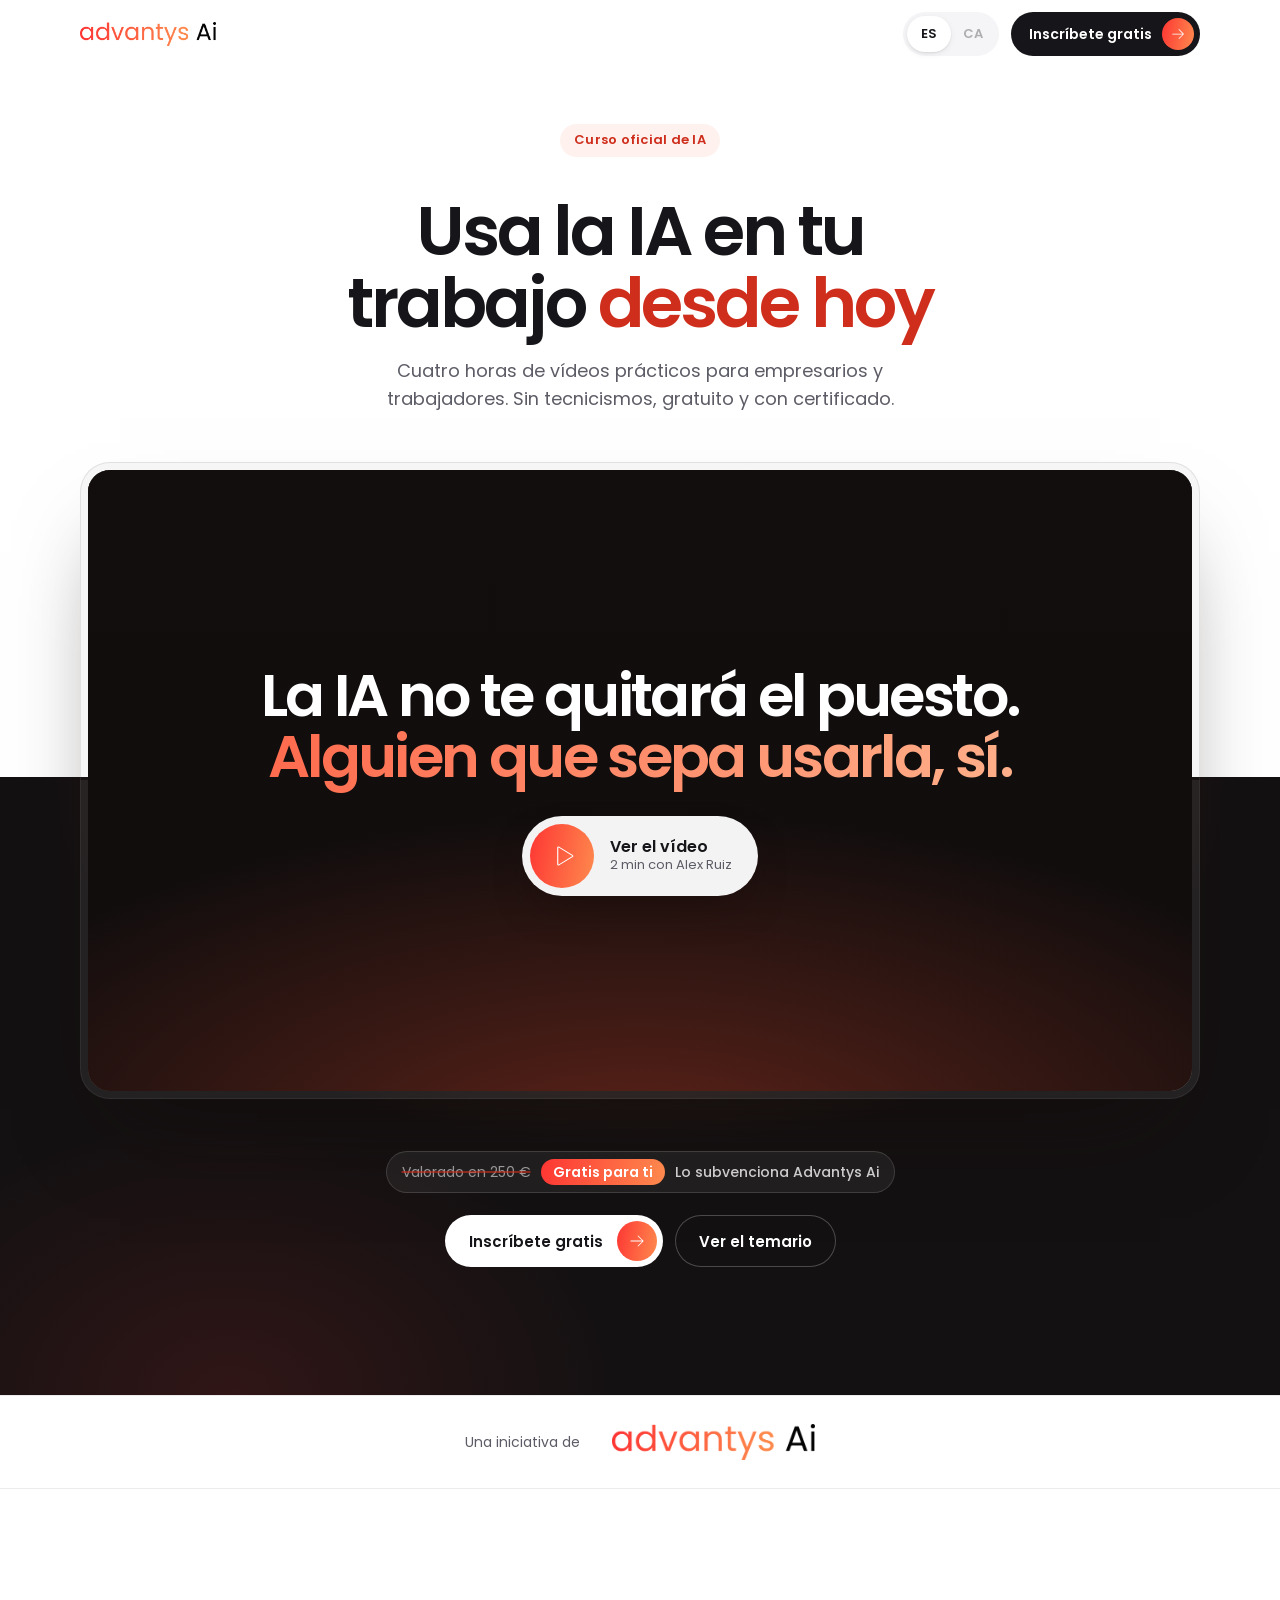
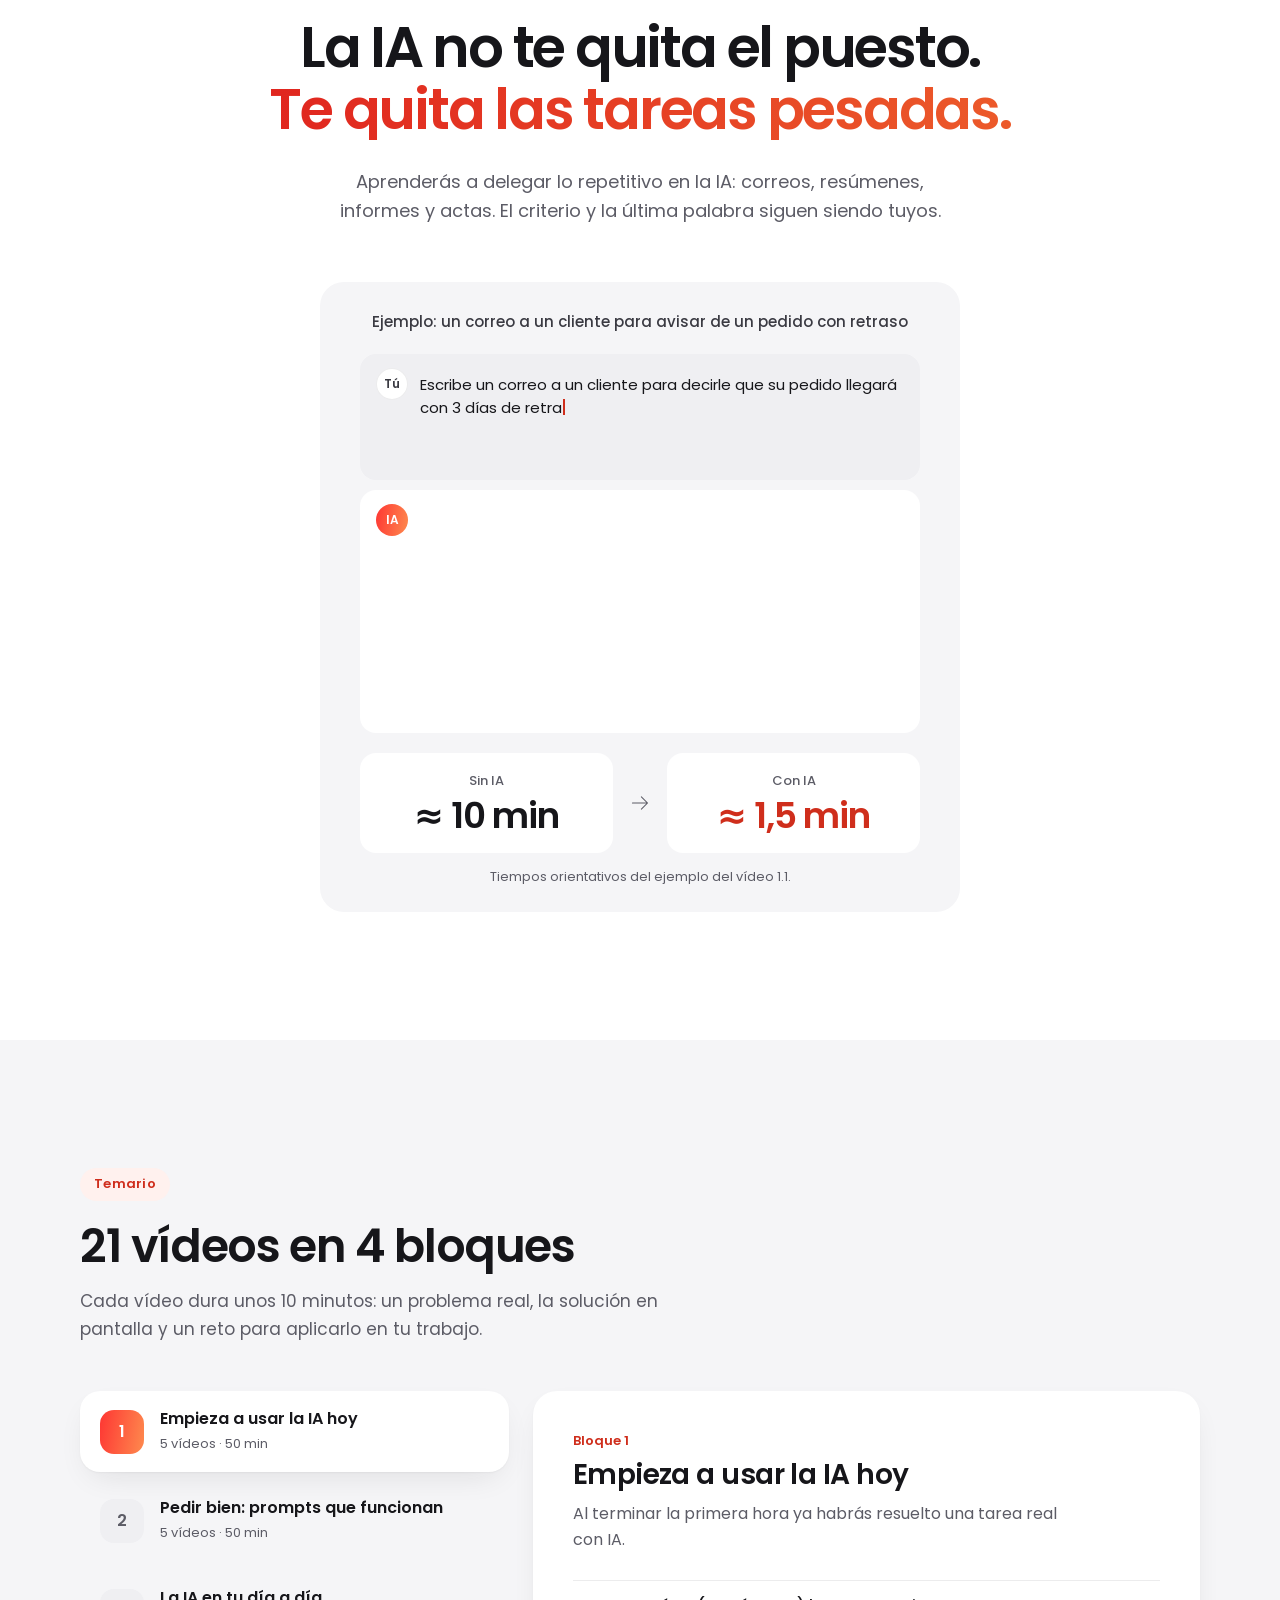
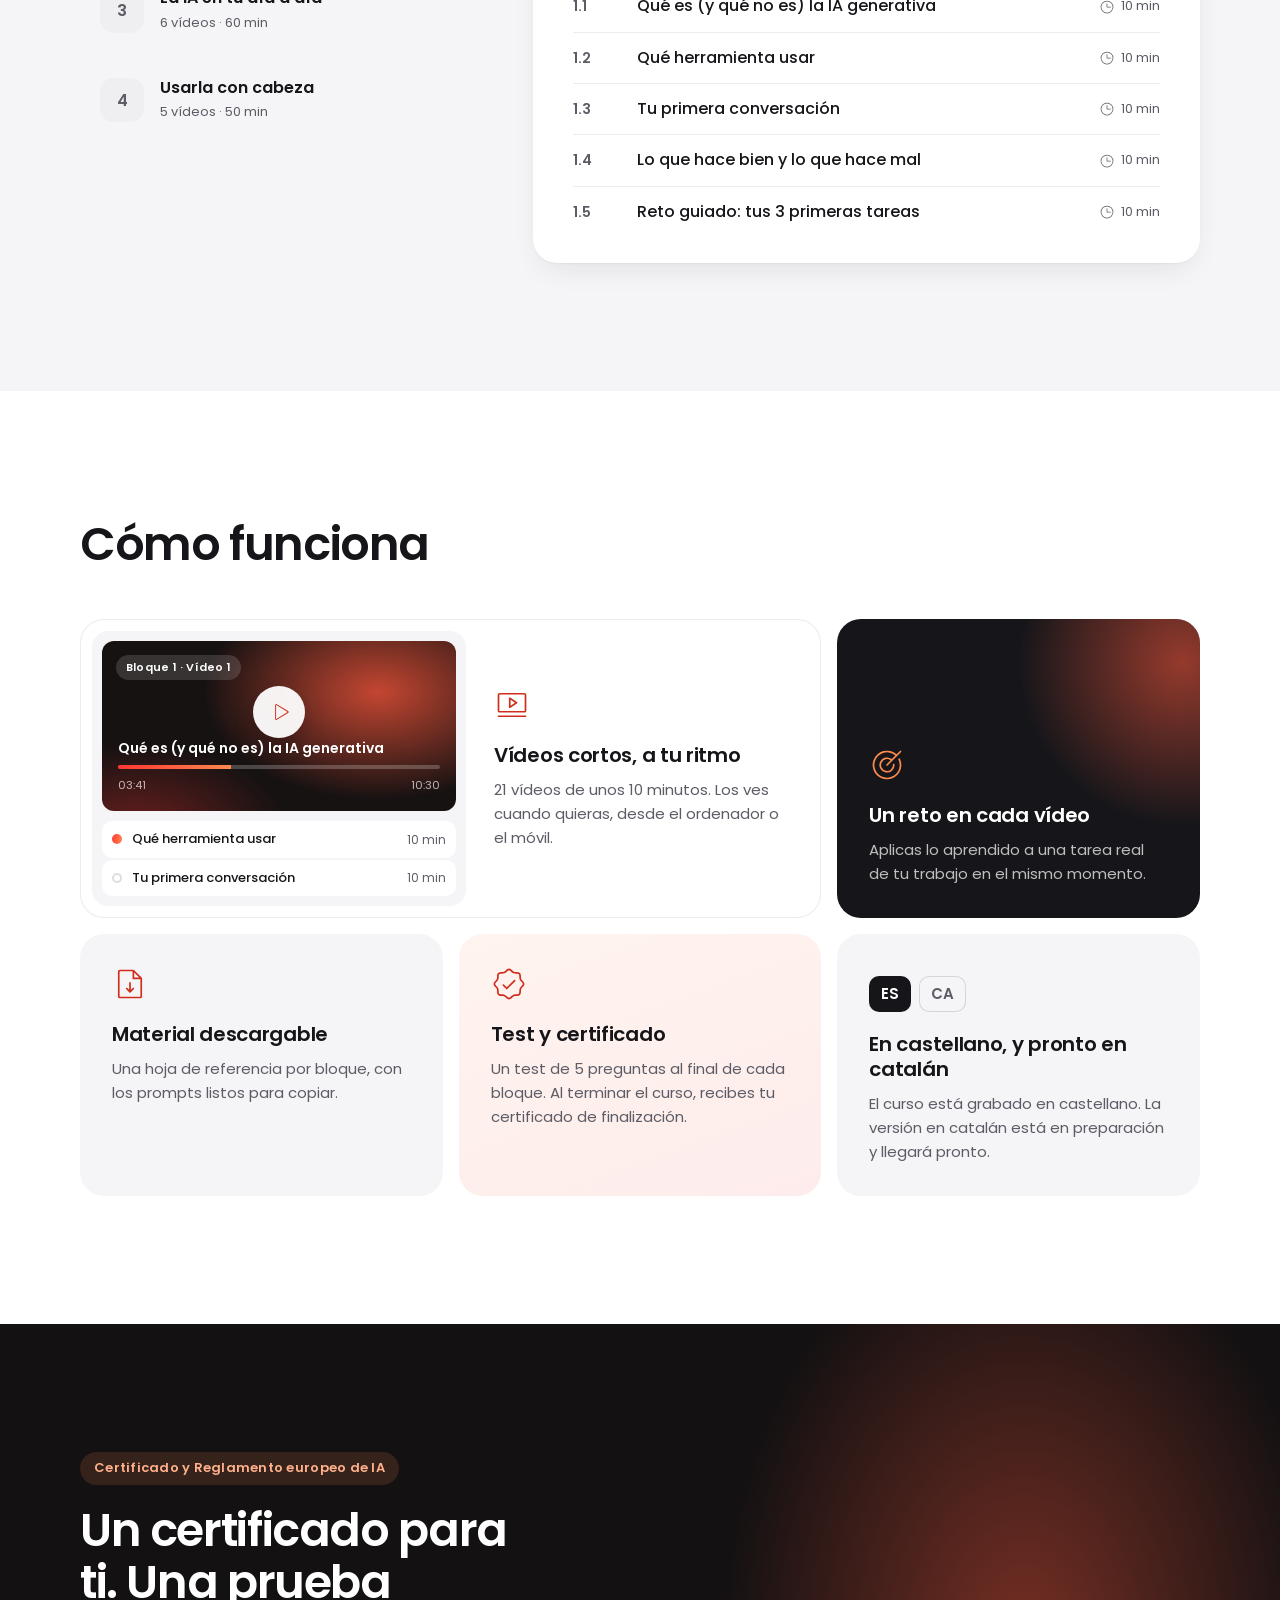
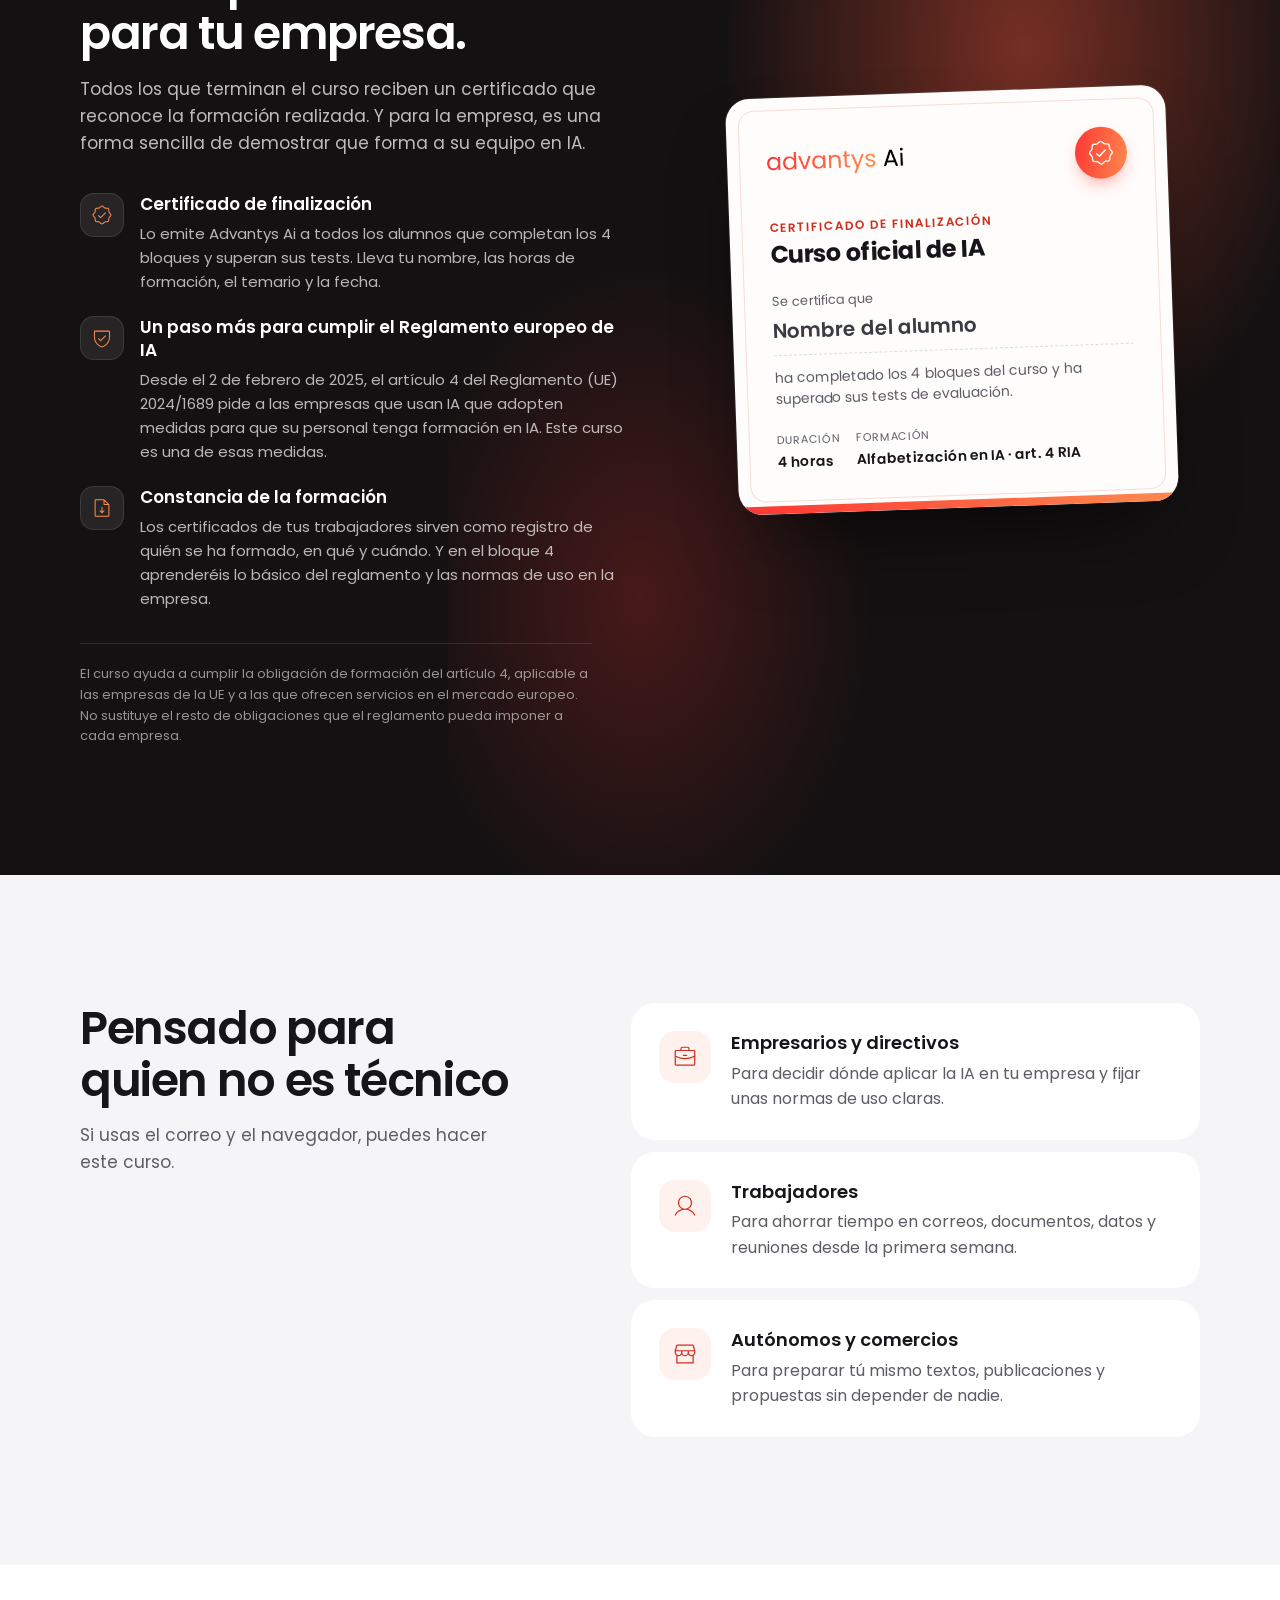
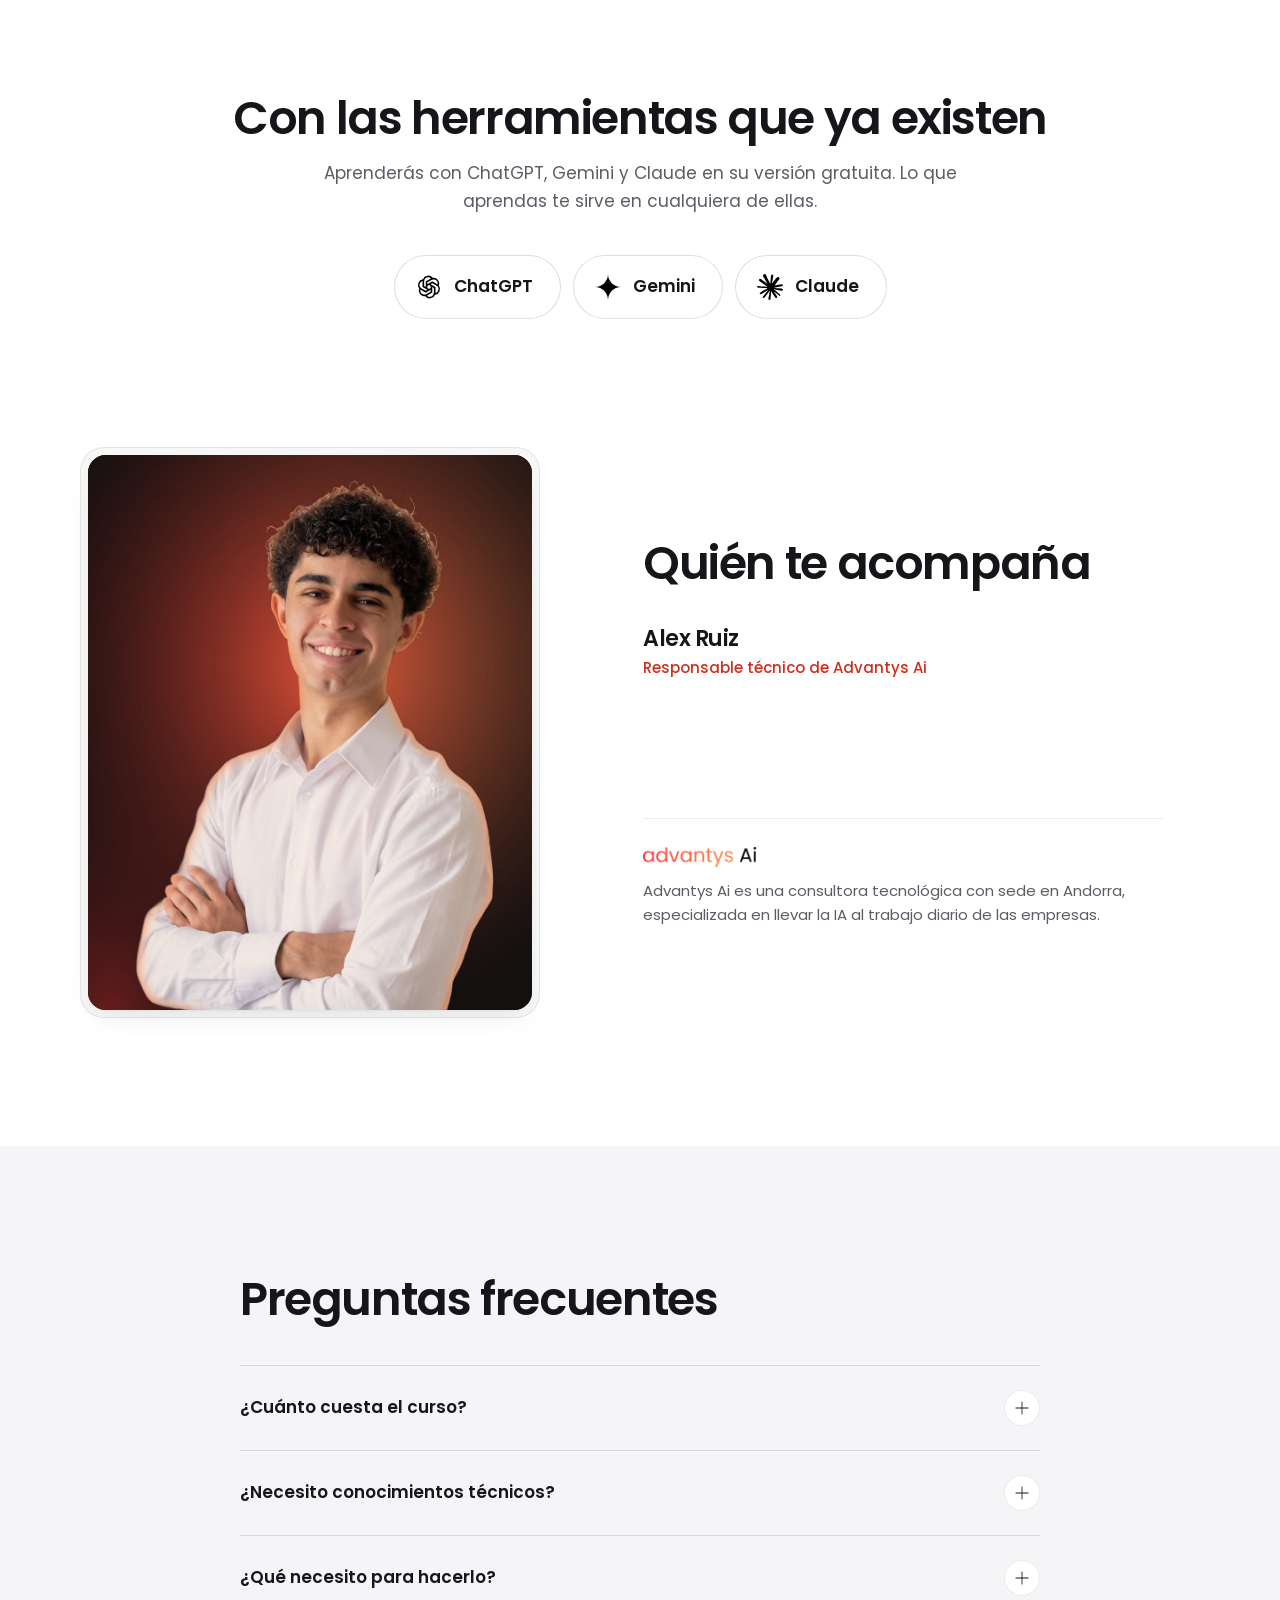
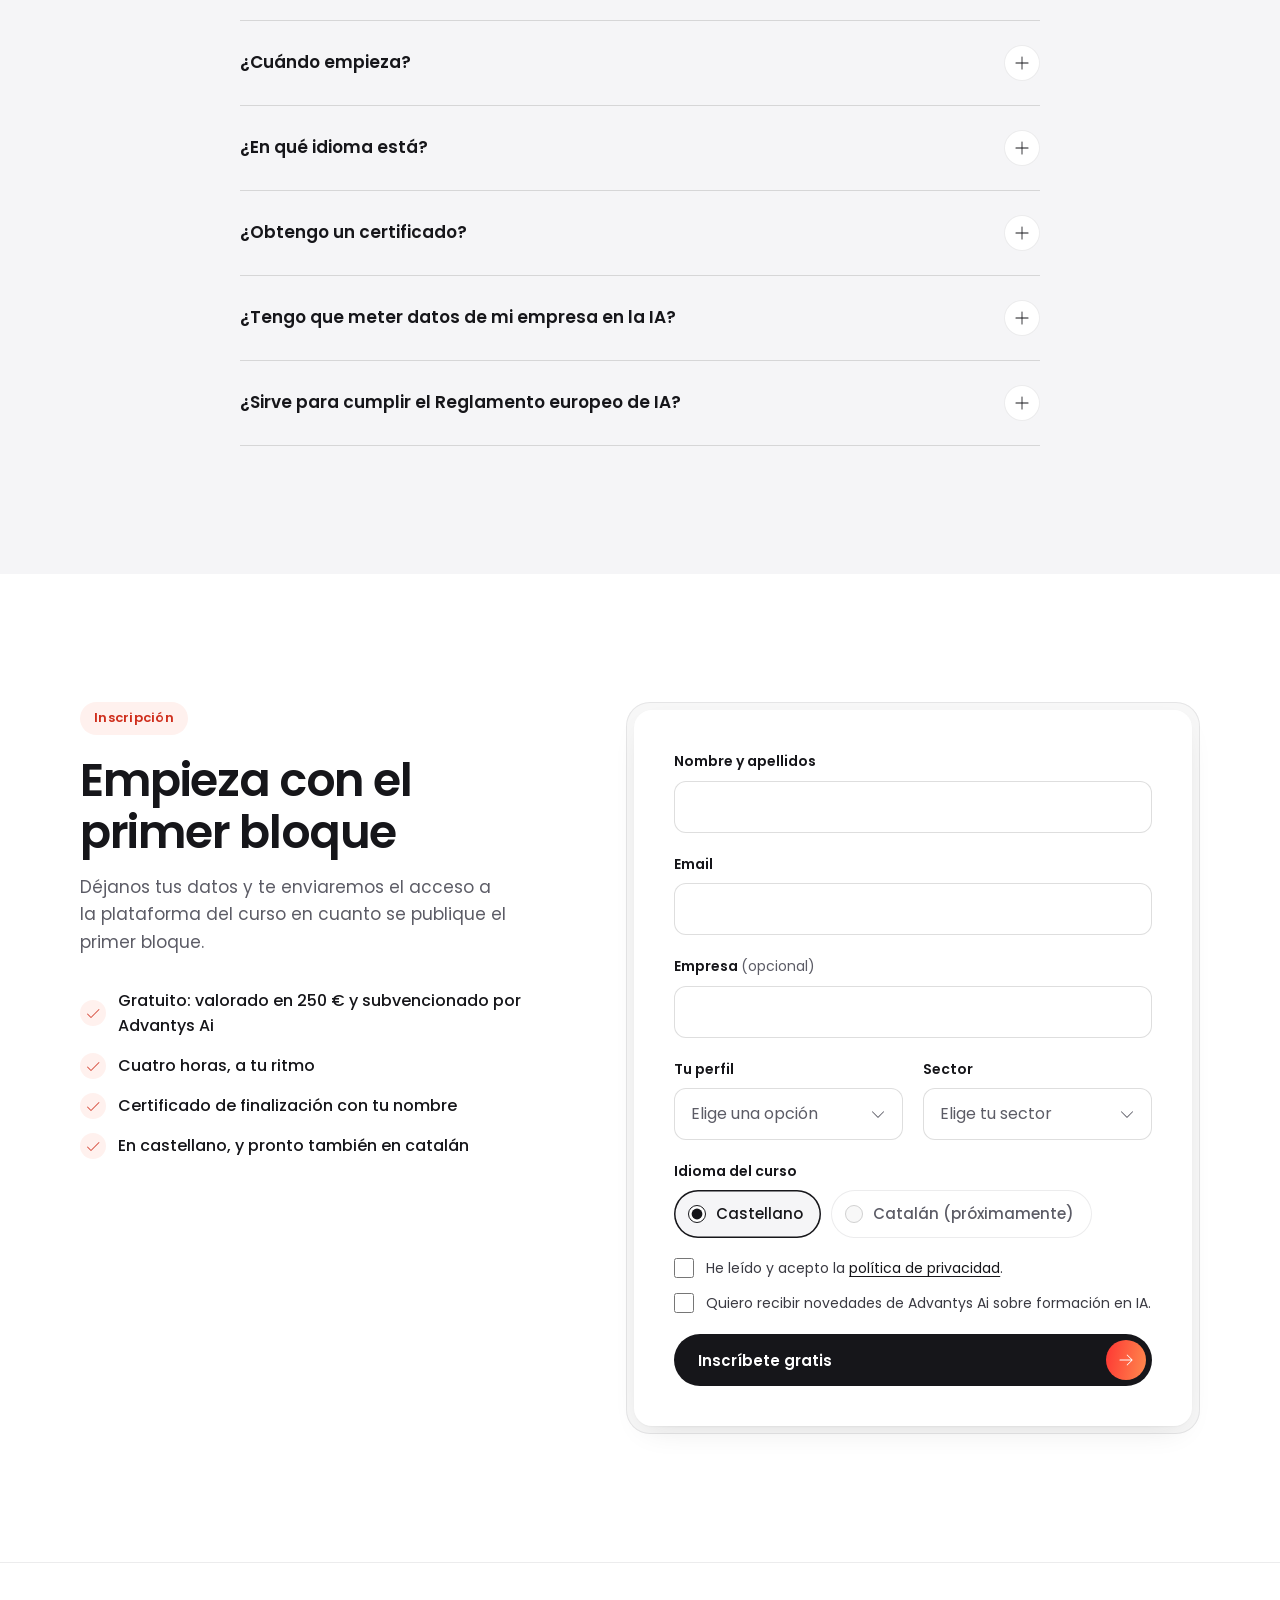
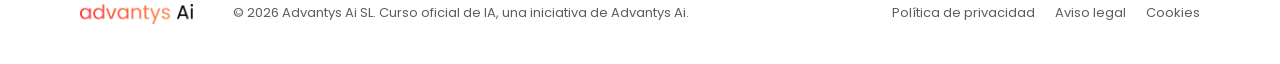
<file: index.html>
<!doctype html>
<html lang="es" class="no-js">
<head>
  <meta charset="utf-8">
  <meta name="viewport" content="width=device-width, initial-scale=1, viewport-fit=cover">
  <title>Curso oficial de IA | Advantys Ai</title>
  <meta name="description" content="Curso gratuito para aprender a usar la inteligencia artificial en tu trabajo. Valorado en 250 € y subvencionado por Advantys Ai. 21 vídeos prácticos en castellano, con certificado.">
  <!-- Landing interna de muestra: no indexar -->
  <meta name="robots" content="noindex, nofollow">
  <meta name="theme-color" content="#ffffff">
  <meta name="color-scheme" content="light">

  <meta property="og:type" content="website">
  <meta property="og:title" content="Curso oficial de IA">
  <meta property="og:description" content="Aprende a usar la IA en tu trabajo. Gratuito, en castellano y con certificado.">
  <meta property="og:image" content="https://ccandorra.advantys.ai/assets/img/og-image.jpg">
  <meta property="og:image:width" content="1200">
  <meta property="og:image:height" content="630">

  <link rel="icon" type="image/png" sizes="32x32" href="assets/img/favicon-32.png">
  <link rel="apple-touch-icon" href="assets/img/favicon-180.png">

  <link rel="preload" href="assets/fonts/poppins-latin-400-normal.woff2" as="font" type="font/woff2" crossorigin>
  <link rel="preload" href="assets/fonts/poppins-latin-600-normal.woff2" as="font" type="font/woff2" crossorigin>
  <link rel="stylesheet" href="assets/css/styles.css">

  <script>document.documentElement.classList.replace('no-js', 'js');</script>
</head>
<body>
  <svg xmlns="http://www.w3.org/2000/svg" aria-hidden="true" style="position:absolute;width:0;height:0;overflow:hidden">
    <!-- Iconos: Phosphor Icons (light), licencia MIT -->
    <symbol id="i-arrow-right" viewBox="0 0 256 256" fill="currentColor"><path d="M220.24,132.24l-72,72a6,6,0,0,1-8.48-8.48L201.51,134H40a6,6,0,0,1,0-12H201.51L139.76,60.24a6,6,0,0,1,8.48-8.48l72,72A6,6,0,0,1,220.24,132.24Z"/></symbol><symbol id="i-arrow-up-right" viewBox="0 0 256 256" fill="currentColor"><path d="M198,64V168a6,6,0,0,1-12,0V78.48L68.24,196.24a6,6,0,0,1-8.48-8.48L177.52,70H88a6,6,0,0,1,0-12H192A6,6,0,0,1,198,64Z"/></symbol><symbol id="i-play" viewBox="0 0 256 256" fill="currentColor"><path d="M231.36,116.19,87.28,28.06a14,14,0,0,0-14.18-.27A13.69,13.69,0,0,0,66,39.87V216.13a13.69,13.69,0,0,0,7.1,12.08,14,14,0,0,0,14.18-.27l144.08-88.13a13.82,13.82,0,0,0,0-23.62Zm-6.26,13.38L81,217.7a2,2,0,0,1-2.06,0,1.78,1.78,0,0,1-1-1.61V39.87a1.78,1.78,0,0,1,1-1.61A2.06,2.06,0,0,1,80,38a2,2,0,0,1,1,.31L225.1,126.43a1.82,1.82,0,0,1,0,3.14Z"/></symbol><symbol id="i-check" viewBox="0 0 256 256" fill="currentColor"><path d="M228.24,76.24l-128,128a6,6,0,0,1-8.48,0l-56-56a6,6,0,0,1,8.48-8.48L96,191.51,219.76,67.76a6,6,0,0,1,8.48,8.48Z"/></symbol><symbol id="i-clock" viewBox="0 0 256 256" fill="currentColor"><path d="M128,26A102,102,0,1,0,230,128,102.12,102.12,0,0,0,128,26Zm0,192a90,90,0,1,1,90-90A90.1,90.1,0,0,1,128,218Zm62-90a6,6,0,0,1-6,6H128a6,6,0,0,1-6-6V72a6,6,0,0,1,12,0v50h50A6,6,0,0,1,190,128Z"/></symbol><symbol id="i-certificate" viewBox="0 0 256 256" fill="currentColor"><path d="M126,136a6,6,0,0,1-6,6H72a6,6,0,0,1,0-12h48A6,6,0,0,1,126,136Zm-6-38H72a6,6,0,0,0,0,12h48a6,6,0,0,0,0-12Zm110,62.62V224a6,6,0,0,1-9,5.21l-25-14.3-25,14.3a6,6,0,0,1-9-5.21V198H40a14,14,0,0,1-14-14V56A14,14,0,0,1,40,42H216a14,14,0,0,1,14,14V87.38a49.91,49.91,0,0,1,0,73.24ZM196,86a38,38,0,1,0,38,38A38,38,0,0,0,196,86ZM162,186V160.62a50,50,0,0,1,56-81.51V56a2,2,0,0,0-2-2H40a2,2,0,0,0-2,2V184a2,2,0,0,0,2,2Zm56-17.11a49.91,49.91,0,0,1-44,0v44.77l19-10.87a6,6,0,0,1,6,0l19,10.87Z"/></symbol><symbol id="i-video" viewBox="0 0 256 256" fill="currentColor"><path d="M163.33,107l-48-32A6,6,0,0,0,106,80v64a6,6,0,0,0,9.33,5l48-32a6,6,0,0,0,0-10ZM118,132.79V91.21L149.18,112ZM216,42H40A14,14,0,0,0,26,56V168a14,14,0,0,0,14,14H216a14,14,0,0,0,14-14V56A14,14,0,0,0,216,42Zm2,126a2,2,0,0,1-2,2H40a2,2,0,0,1-2-2V56a2,2,0,0,1,2-2H216a2,2,0,0,1,2,2Zm12,40a6,6,0,0,1-6,6H32a6,6,0,0,1,0-12H224A6,6,0,0,1,230,208Z"/></symbol><symbol id="i-target" viewBox="0 0 256 256" fill="currentColor"><path d="M220.06,84a102.06,102.06,0,1,1-24.31-32.27l24-24a6,6,0,0,1,8.48,8.49l-96,96a6,6,0,1,1-8.48-8.49l29.39-29.4a42,42,0,1,0,16.78,31.24,6,6,0,1,1,12-.68A54,54,0,1,1,161.7,85.83l25.54-25.55a89.91,89.91,0,1,0,22,28.93A6,6,0,1,1,220.06,84Z"/></symbol><symbol id="i-translate" viewBox="0 0 256 256" fill="currentColor"><path d="M245.37,213.32l-56-112a6,6,0,0,0-10.74,0l-22.3,44.6A90,90,0,0,1,105,127.19,101.73,101.73,0,0,0,133.82,62H160a6,6,0,0,0,0-12H102V32a6,6,0,0,0-12,0V50H32a6,6,0,0,0,0,12h89.79A89.71,89.71,0,0,1,96,119.23,89.81,89.81,0,0,1,75.11,86,6,6,0,1,0,63.8,90,101.66,101.66,0,0,0,87,127.2,89.56,89.56,0,0,1,32,146a6,6,0,0,0,0,12,101.55,101.55,0,0,0,64-22.63,102.11,102.11,0,0,0,54.53,22.17l-27.89,55.78a6,6,0,0,0,10.74,5.36L147.71,190h72.58l14.34,28.68A6,6,0,0,0,240,222a5.87,5.87,0,0,0,2.68-.64A6,6,0,0,0,245.37,213.32ZM153.71,178,184,117.42,214.29,178Z"/></symbol><symbol id="i-plus" viewBox="0 0 256 256" fill="currentColor"><path d="M222,128a6,6,0,0,1-6,6H134v82a6,6,0,0,1-12,0V134H40a6,6,0,0,1,0-12h82V40a6,6,0,0,1,12,0v82h82A6,6,0,0,1,222,128Z"/></symbol><symbol id="i-file-arrow-down" viewBox="0 0 256 256" fill="currentColor"><path d="M212.24,83.76l-56-56A6,6,0,0,0,152,26H56A14,14,0,0,0,42,40V216a14,14,0,0,0,14,14H200a14,14,0,0,0,14-14V88A6,6,0,0,0,212.24,83.76ZM158,46.48,193.52,82H158ZM200,218H56a2,2,0,0,1-2-2V40a2,2,0,0,1,2-2h90V88a6,6,0,0,0,6,6h50V216A2,2,0,0,1,200,218Zm-43.76-62.24a6,6,0,0,1,0,8.48l-24,24a6,6,0,0,1-8.48,0l-24-24a6,6,0,0,1,8.48-8.48L122,169.51V120a6,6,0,0,1,12,0v49.51l13.76-13.75A6,6,0,0,1,156.24,155.76Z"/></symbol><symbol id="i-briefcase" viewBox="0 0 256 256" fill="currentColor"><path d="M106,112a6,6,0,0,1,6-6h32a6,6,0,0,1,0,12H112A6,6,0,0,1,106,112ZM230,72V200a14,14,0,0,1-14,14H40a14,14,0,0,1-14-14V72A14,14,0,0,1,40,58H82V48a22,22,0,0,1,22-22h48a22,22,0,0,1,22,22V58h42A14,14,0,0,1,230,72ZM94,58h68V48a10,10,0,0,0-10-10H104A10,10,0,0,0,94,48ZM38,72v42.79A186,186,0,0,0,128,138a185.91,185.91,0,0,0,90-23.22V72a2,2,0,0,0-2-2H40A2,2,0,0,0,38,72ZM218,200V128.37A198.12,198.12,0,0,1,128,150a198.05,198.05,0,0,1-90-21.62V200a2,2,0,0,0,2,2H216A2,2,0,0,0,218,200Z"/></symbol><symbol id="i-user" viewBox="0 0 256 256" fill="currentColor"><path d="M229.19,213c-15.81-27.32-40.63-46.49-69.47-54.62a70,70,0,1,0-63.44,0C67.44,166.5,42.62,185.67,26.81,213a6,6,0,1,0,10.38,6C56.4,185.81,90.34,166,128,166s71.6,19.81,90.81,53a6,6,0,1,0,10.38-6ZM70,96a58,58,0,1,1,58,58A58.07,58.07,0,0,1,70,96Z"/></symbol><symbol id="i-storefront" viewBox="0 0 256 256" fill="currentColor"><path d="M26.22,94.41A6,6,0,0,0,26,96v16A38,38,0,0,0,42,143V216a6,6,0,0,0,6,6H208a6,6,0,0,0,6-6V143A38,38,0,0,0,230,112V96a5.91,5.91,0,0,0-.23-1.64L215.43,44.15A14.07,14.07,0,0,0,202,34H54A14.07,14.07,0,0,0,40.57,44.15Zm25.89-47A2,2,0,0,1,54,46H202a2,2,0,0,1,1.92,1.45L216.05,90H40ZM102,102h52v10a26,26,0,0,1-52,0Zm-64,0H90v10a26,26,0,0,1-38.18,23,6,6,0,0,0-1.65-1A26,26,0,0,1,38,112ZM202,210H54V148.66a38,38,0,0,0,42-16.21,37.95,37.95,0,0,0,64,0,38,38,0,0,0,42,16.21Zm3.83-76a6,6,0,0,0-1.65,1A26,26,0,0,1,166,112V102h52v10A26,26,0,0,1,205.83,134Z"/></symbol><symbol id="i-shield-check" viewBox="0 0 256 256" fill="currentColor"><path d="M208,42H48A14,14,0,0,0,34,56v56c0,51.94,25.12,83.4,46.2,100.64,22.73,18.6,45.27,24.89,46.22,25.15a6,6,0,0,0,3.16,0c.95-.26,23.49-6.55,46.22-25.15C196.88,195.4,222,163.94,222,112V56A14,14,0,0,0,208,42Zm2,70c0,37.76-13.94,68.39-41.44,91.06A131.17,131.17,0,0,1,128,225.72a130.94,130.94,0,0,1-40.56-22.66C59.94,180.39,46,149.76,46,112V56a2,2,0,0,1,2-2H208a2,2,0,0,1,2,2ZM172.24,99.76a6,6,0,0,1,0,8.48l-56,56a6,6,0,0,1-8.48,0l-24-24a6,6,0,0,1,8.48-8.48L112,151.51l51.76-51.75A6,6,0,0,1,172.24,99.76Z"/></symbol><symbol id="i-seal-check" viewBox="0 0 256 256" fill="currentColor"><path d="M224.42,104.2c-3.9-4.07-7.93-8.27-9.55-12.18-1.5-3.63-1.58-9-1.67-14.68-.14-9.38-.3-20-7.42-27.12S188,42.94,178.66,42.8c-5.68-.09-11-.17-14.68-1.67-3.91-1.62-8.11-5.65-12.18-9.55C145.16,25.22,137.64,18,128,18s-17.16,7.22-23.8,13.58c-4.07,3.9-8.27,7.93-12.18,9.55-3.63,1.5-9,1.58-14.68,1.67-9.38.14-20,.3-27.12,7.42S42.94,68,42.8,77.34c-.09,5.68-.17,11-1.67,14.68-1.62,3.91-5.65,8.11-9.55,12.18C25.22,110.84,18,118.36,18,128s7.22,17.16,13.58,23.8c3.9,4.07,7.93,8.27,9.55,12.18,1.5,3.63,1.58,9,1.67,14.68.14,9.38.3,20,7.42,27.12S68,213.06,77.34,213.2c5.68.09,11,.17,14.68,1.67,3.91,1.62,8.11,5.65,12.18,9.55C110.84,230.78,118.36,238,128,238s17.16-7.22,23.8-13.58c4.07-3.9,8.27-7.93,12.18-9.55,3.63-1.5,9-1.58,14.68-1.67,9.38-.14,20-.3,27.12-7.42s7.28-17.74,7.42-27.12c.09-5.68.17-11,1.67-14.68,1.62-3.91,5.65-8.11,9.55-12.18C230.78,145.16,238,137.64,238,128S230.78,110.84,224.42,104.2Zm-8.66,39.3c-4.67,4.86-9.5,9.9-12,15.9-2.38,5.74-2.48,12.52-2.58,19.08-.11,7.44-.23,15.14-3.9,18.82s-11.38,3.79-18.82,3.9c-6.56.1-13.34.2-19.08,2.58-6,2.48-11,7.31-15.91,12-5.25,5-10.68,10.24-15.49,10.24s-10.24-5.21-15.5-10.24c-4.86-4.67-9.9-9.5-15.9-12-5.74-2.38-12.52-2.48-19.08-2.58-7.44-.11-15.14-.23-18.82-3.9s-3.79-11.38-3.9-18.82c-.1-6.56-.2-13.34-2.58-19.08-2.48-6-7.31-11-12-15.91C35.21,138.24,30,132.81,30,128s5.21-10.24,10.24-15.5c4.67-4.86,9.5-9.9,12-15.9,2.38-5.74,2.48-12.52,2.58-19.08.11-7.44.23-15.14,3.9-18.82s11.38-3.79,18.82-3.9c6.56-.1,13.34-.2,19.08-2.58,6-2.48,11-7.31,15.91-12C117.76,35.21,123.19,30,128,30s10.24,5.21,15.5,10.24c4.86,4.67,9.9,9.5,15.9,12,5.74,2.38,12.52,2.48,19.08,2.58,7.44.11,15.14.23,18.82,3.9s3.79,11.38,3.9,18.82c.1,6.56.2,13.34,2.58,19.08,2.48,6,7.31,11,12,15.91,5,5.25,10.24,10.68,10.24,15.49S220.79,138.24,215.76,143.5ZM172.24,99.76a6,6,0,0,1,0,8.48l-56,56a6,6,0,0,1-8.48,0l-24-24a6,6,0,0,1,8.48-8.48L112,151.51l51.76-51.75A6,6,0,0,1,172.24,99.76Z"/></symbol><symbol id="i-warning-circle" viewBox="0 0 256 256" fill="currentColor"><path d="M128,26A102,102,0,1,0,230,128,102.12,102.12,0,0,0,128,26Zm0,192a90,90,0,1,1,90-90A90.1,90.1,0,0,1,128,218Zm-6-82V80a6,6,0,0,1,12,0v56a6,6,0,0,1-12,0Zm16,36a10,10,0,1,1-10-10A10,10,0,0,1,138,172Z"/></symbol><symbol id="i-spinner-gap" viewBox="0 0 256 256" fill="currentColor"><path d="M134,32V64a6,6,0,0,1-12,0V32a6,6,0,0,1,12,0Zm90,90H192a6,6,0,0,0,0,12h32a6,6,0,0,0,0-12Zm-46.5,47A6,6,0,0,0,169,177.5l22.63,22.62a6,6,0,0,0,8.48-8.48ZM128,186a6,6,0,0,0-6,6v32a6,6,0,0,0,12,0V192A6,6,0,0,0,128,186ZM78.5,169,55.88,191.64a6,6,0,1,0,8.48,8.48L87,177.5A6,6,0,1,0,78.5,169ZM70,128a6,6,0,0,0-6-6H32a6,6,0,0,0,0,12H64A6,6,0,0,0,70,128ZM64.36,55.88a6,6,0,0,0-8.48,8.48L78.5,87A6,6,0,1,0,87,78.5Z"/></symbol><symbol id="i-check-circle" viewBox="0 0 256 256" fill="currentColor"><path d="M172.24,99.76a6,6,0,0,1,0,8.48l-56,56a6,6,0,0,1-8.48,0l-24-24a6,6,0,0,1,8.48-8.48L112,151.51l51.76-51.75A6,6,0,0,1,172.24,99.76ZM230,128A102,102,0,1,1,128,26,102.12,102.12,0,0,1,230,128Zm-12,0a90,90,0,1,0-90,90A90.1,90.1,0,0,0,218,128Z"/></symbol><symbol id="i-lightning" viewBox="0 0 256 256" fill="currentColor"><path d="M213.84,118.63a6,6,0,0,0-3.73-4.25L150.88,92.17l15-75a6,6,0,0,0-10.27-5.27l-112,120a6,6,0,0,0,2.28,9.71l59.23,22.21-15,75a6,6,0,0,0,3.14,6.52A6.07,6.07,0,0,0,96,246a6,6,0,0,0,4.39-1.91l112-120A6,6,0,0,0,213.84,118.63ZM106,220.46l11.85-59.28a6,6,0,0,0-3.77-6.8l-55.6-20.85,91.46-98L138.12,94.82a6,6,0,0,0,3.77,6.8l55.6,20.85Z"/></symbol><symbol id="i-caret-down" viewBox="0 0 256 256" fill="currentColor"><path d="M212.24,100.24l-80,80a6,6,0,0,1-8.48,0l-80-80a6,6,0,0,1,8.48-8.48L128,167.51l75.76-75.75a6,6,0,0,1,8.48,8.48Z"/></symbol><symbol id="i-image" viewBox="0 0 256 256" fill="currentColor"><path d="M216,42H40A14,14,0,0,0,26,56V200a14,14,0,0,0,14,14H216a14,14,0,0,0,14-14V56A14,14,0,0,0,216,42ZM40,54H216a2,2,0,0,1,2,2V163.57L188.53,134.1a14,14,0,0,0-19.8,0l-21.42,21.42L101.9,110.1a14,14,0,0,0-19.8,0L38,154.2V56A2,2,0,0,1,40,54ZM38,200V171.17l52.58-52.58a2,2,0,0,1,2.84,0L176.83,202H40A2,2,0,0,1,38,200Zm178,2H193.8l-38-38,21.41-21.42a2,2,0,0,1,2.83,0l38,38V200A2,2,0,0,1,216,202ZM146,100a10,10,0,1,1,10,10A10,10,0,0,1,146,100Z"/></symbol></svg>

  <a class="skip-link" href="#inscripcion" data-i18n="nav.cta">Inscríbete gratis</a>

  <!-- Cabecera -->
  <header class="site-header" data-header>
    <div class="container header-inner">
      <a class="brand" href="#top" data-i18n-attr="aria-label:nav.home" aria-label="Curso oficial de IA, inicio">
        <img src="assets/img/logo-advantys-ai-480.png" srcset="assets/img/logo-advantys-ai-480.png 1x, assets/img/logo-advantys-ai-960.png 2x" width="136" height="24" alt="Advantys Ai">
      </a>
      <div class="header-actions">
        <div class="lang-switch" role="group" data-i18n-attr="aria-label:nav.lang" aria-label="Idioma">
          <span class="lang-indicator" aria-hidden="true"></span>
          <button type="button" class="lang-btn" data-lang="es" aria-pressed="true" lang="es">ES</button>
          <button type="button" class="lang-btn" data-lang="ca" aria-pressed="false" aria-disabled="true" lang="ca" data-soon="Pròximament en català" aria-label="Català: pròximament">CA</button>
        </div>
        <a class="btn btn-primary btn-sm" href="#inscripcion">
          <span data-i18n="nav.cta">Inscríbete gratis</span>
          <span class="btn-icon" aria-hidden="true"><svg><use href="#i-arrow-right"/></svg></span>
        </a>
      </div>
    </div>
  </header>
  <div class="header-sentinel" data-header-sentinel aria-hidden="true"></div>

  <main id="top">

    <!-- Portada -->
    <section class="hero">
      <div class="container hero-head">
        <p class="eyebrow load-in" style="--i:0" data-i18n="hero.eyebrow">Curso oficial de IA</p>
        <h1 class="hero-title load-in" style="--i:1" data-i18n="hero.title">Usa la IA en tu trabajo <span class="accent">desde hoy</span></h1>
        <p class="hero-sub load-in" style="--i:2" data-i18n="hero.sub">Cuatro horas de vídeos prácticos para empresarios y trabajadores. Sin tecnicismos, gratuito y con certificado.</p>
      </div>

      <div class="hero-stage">
        <div class="container">
          <div class="hero-media load-in" style="--i:3">
            <!--
              Vídeo de presentación de Alex (MP4 1080p). Para cambiarlo, pon el enlace del archivo nuevo
              en data-video-src y su duración en hero.duration (i18n.js).
              La imagen de portada es assets/img/hero-poster-mirada.jpg.
              El vídeo no se descarga hasta que el visitante pulsa el play. Se pausa al tocarlo; sin controles de avance.
            -->
            <div class="hero-player" data-player data-video-src="https://assets.cdn.filesafe.space/tT0GAvtx8iOs64cDrzg2/media/6aea108b3fe7ef7efa4015ab.mp4" data-state="idle" data-cover="frase">
              <img class="player-poster" src="assets/img/hero-poster-mirada.jpg" width="1600" height="900" data-player-poster
                   data-i18n-attr="alt:hero.video" alt="Vídeo de presentación del curso con Alex Ruiz">
              <div class="player-frame" data-player-frame>
                <video class="player-video" playsinline preload="none" disablepictureinpicture disableremoteplayback
                       controlslist="nodownload noplaybackrate nofullscreen" data-player-video tabindex="-1"></video>
              </div>
              <span class="player-spinner" aria-hidden="true"></span>

              <!-- Capa sobre el vídeo: al tocarla se pausa o se reanuda; no deja mover el vídeo -->
              <div class="player-shield" data-player-shield aria-hidden="true"></div>

              <div class="player-cover" data-player-cover>
                <div class="player-intro" data-player-intro>
                  <p class="player-hook" data-i18n="player.hook">La IA no te quitará el puesto. <span class="player-hook-accent">Alguien que sepa usarla, sí.</span></p>
                  <button class="player-start" type="button" data-player-play data-i18n-attr="aria-label:hero.play" aria-label="Ver el vídeo de presentación">
                    <span class="player-start-icon" aria-hidden="true"><svg><use href="#i-play"/></svg></span>
                    <span class="player-start-text">
                      <span class="player-start-label" data-player-label data-i18n="player.watch">Ver el vídeo</span>
                      <span class="player-start-time" data-i18n="hero.duration">2 min con Alex Ruiz</span>
                    </span>
                  </button>
                </div>
                <div class="player-end" data-player-end hidden>
                  <a class="btn btn-primary" href="#inscripcion">
                    <span data-i18n="nav.cta">Inscríbete gratis</span>
                    <span class="btn-icon" aria-hidden="true"><svg><use href="#i-arrow-right"/></svg></span>
                  </a>
                  <button class="btn btn-ghost-dark" type="button" data-player-replay data-i18n="player.replay">Volver a verlo</button>
                </div>
              </div>

              <div class="player-bar" data-player-bar hidden>
                <div class="player-progress" aria-hidden="true"><span data-player-progress></span></div>
                <div class="player-controls">
                  <button class="player-ctl" type="button" data-player-mute aria-pressed="false" data-i18n-attr="aria-label:player.mute" aria-label="Silenciar">
                    <svg class="ico-sound" viewBox="0 0 24 24" aria-hidden="true"><path d="M4 9.5h3.2L12 5.5v13l-4.8-4H4z"/><path d="M15.5 9a4.2 4.2 0 0 1 0 6M18 6.5a7.6 7.6 0 0 1 0 11" fill="none" stroke="currentColor" stroke-width="1.8" stroke-linecap="round"/></svg>
                    <svg class="ico-muted" viewBox="0 0 24 24" aria-hidden="true"><path d="M4 9.5h3.2L12 5.5v13l-4.8-4H4z"/><path d="M16 9.5l5 5M21 9.5l-5 5" fill="none" stroke="currentColor" stroke-width="1.8" stroke-linecap="round"/></svg>
                  </button>
                  <button class="player-ctl" type="button" data-player-fullscreen hidden data-i18n-attr="aria-label:player.fullscreen" aria-label="Pantalla completa">
                    <svg viewBox="0 0 24 24" aria-hidden="true"><path d="M4 9V4h5M15 4h5v5M20 15v5h-5M9 20H4v-5" fill="none" stroke="currentColor" stroke-width="1.8" stroke-linecap="round" stroke-linejoin="round"/></svg>
                  </button>
                </div>
              </div>
            </div>
          </div>

          <div class="hero-offer load-in" style="--i:4">
            <p class="price-badge price-badge-dark">
              <span class="price-old" data-i18n="price.value">Valorado en 250 €</span>
              <span class="price-free" data-i18n="price.free">Gratis para ti</span>
              <span class="price-note" data-i18n="price.note">Lo subvenciona Advantys Ai</span>
            </p>
            <div class="hero-ctas">
              <a class="btn btn-primary btn-on-dark" href="#inscripcion">
                <span data-i18n="nav.cta">Inscríbete gratis</span>
                <span class="btn-icon" aria-hidden="true"><svg><use href="#i-arrow-right"/></svg></span>
              </a>
              <a class="btn btn-ghost-dark" href="#temario" data-i18n="hero.cta2">Ver el temario</a>
            </div>
          </div>
        </div>
      </div>
    </section>

    <!-- Organizadores -->
    <section class="partners" aria-labelledby="partners-label">
      <div class="container partners-inner" data-reveal>
        <p id="partners-label" class="partners-label" data-i18n="partners.label">Una iniciativa de</p>
        <div class="partners-logos">
          <img class="partners-advantys" src="assets/img/logo-advantys-ai-480.png" srcset="assets/img/logo-advantys-ai-480.png 1x, assets/img/logo-advantys-ai-960.png 2x" width="204" height="36" alt="Advantys Ai">
        </div>
      </div>
    </section>

    <!-- Mensaje central -->
    <section class="manifesto">
      <div class="container manifesto-inner">
        <h2 class="manifesto-title" data-reveal>
          <span data-i18n="manifesto.a">La IA no te quita el puesto.</span>
          <span class="gradient-text" data-i18n="manifesto.b">Te quita las tareas pesadas.</span>
        </h2>
        <p class="manifesto-body" data-reveal style="--i:1" data-i18n="manifesto.body">Aprenderás a delegar lo repetitivo en la IA: correos, resúmenes, informes y actas. El criterio y la última palabra siguen siendo tuyos.</p>

        <figure class="compare" data-reveal style="--i:2">
          <figcaption class="compare-caption" data-i18n="manifesto.example">Ejemplo: un correo a un cliente para avisar de un pedido con retraso</figcaption>

          <!-- Demostración: se escribe el prompt del vídeo 1.1 y aparece el correo. Textos en i18n.js (demo.*) -->
          <div class="demo" data-demo>
            <p class="sr-only" data-demo-sr></p>
            <div class="demo-msg demo-msg-user" aria-hidden="true">
              <span class="demo-who" data-i18n="demo.you">Tú</span>
              <p class="demo-prompt">
                <span class="demo-ghost" data-demo-ghost></span>
                <span class="demo-typed"><span data-demo-typed></span><span class="demo-caret"></span></span>
              </p>
            </div>
            <div class="demo-msg demo-msg-ai" aria-hidden="true">
              <span class="demo-who demo-who-ai">IA</span>
              <div class="demo-answer" data-demo-answer></div>
            </div>
          </div>
          <div class="compare-row">
            <div class="compare-item">
              <span class="compare-label" data-i18n="manifesto.before">Sin IA</span>
              <span class="compare-value">≈ 10 min</span>
            </div>
            <span class="compare-arrow" aria-hidden="true"><svg><use href="#i-arrow-right"/></svg></span>
            <div class="compare-item is-after">
              <span class="compare-label" data-i18n="manifesto.after">Con IA</span>
              <span class="compare-value">≈ 1,5 min</span>
            </div>
          </div>
          <p class="compare-note" data-i18n="manifesto.note">Tiempos orientativos del ejemplo del vídeo 1.1.</p>
        </figure>
      </div>
    </section>

    <!-- Temario -->
    <section class="program" id="temario" aria-labelledby="program-title">
      <div class="container">
        <header class="section-head" data-reveal>
          <p class="eyebrow" data-i18n="program.eyebrow">Temario</p>
          <h2 id="program-title" class="section-title" data-i18n="program.title">21 vídeos en 4 bloques</h2>
          <p class="section-sub" data-i18n="program.sub">Cada vídeo dura unos 10 minutos: un problema real, la solución en pantalla y un reto para aplicarlo en tu trabajo.</p>
        </header>

        <div class="program-grid" data-reveal style="--i:1">
          <div class="program-tabs" role="tablist" data-program-tabs data-i18n-attr="aria-label:program.tablist" aria-label="Bloques del curso"></div>
          <div class="program-panel" role="tabpanel" data-program-panel tabindex="0"></div>
        </div>
      </div>
    </section>

    <!-- Cómo funciona -->
    <section class="how" aria-labelledby="how-title">
      <div class="container">
        <h2 id="how-title" class="section-title" data-reveal data-i18n="how.title">Cómo funciona</h2>

        <div class="bento">
          <article class="cell cell-video" data-reveal style="--i:0">
            <div class="lesson-mock" aria-hidden="true">
              <div class="lesson-screen">
                <span class="lesson-chip" data-i18n="mock.chip">Bloque 1 · Vídeo 1</span>
                <span class="lesson-play"><svg><use href="#i-play"/></svg></span>
                <p class="lesson-title" data-i18n="mock.title">Qué es (y qué no es) la IA generativa</p>
                <div class="lesson-bar"><span></span></div>
                <p class="lesson-time"><span>03:41</span><span>10:30</span></p>
              </div>
              <ul class="lesson-next">
                <li><span class="lesson-dot is-done"></span><span data-i18n="mock.next1">Qué herramienta usar</span><span class="lesson-min">10 min</span></li>
                <li><span class="lesson-dot"></span><span data-i18n="mock.next2">Tu primera conversación</span><span class="lesson-min">10 min</span></li>
              </ul>
            </div>
            <div class="cell-body">
              <svg class="cell-icon" aria-hidden="true"><use href="#i-video"/></svg>
              <h3 data-i18n="how.video.t">Vídeos cortos, a tu ritmo</h3>
              <p data-i18n="how.video.d">21 vídeos de unos 10 minutos. Los ves cuando quieras, desde el ordenador o el móvil.</p>
            </div>
          </article>

          <article class="cell cell-challenge" data-reveal style="--i:1">
            <svg class="cell-icon" aria-hidden="true"><use href="#i-target"/></svg>
            <h3 data-i18n="how.challenge.t">Un reto en cada vídeo</h3>
            <p data-i18n="how.challenge.d">Aplicas lo aprendido a una tarea real de tu trabajo en el mismo momento.</p>
          </article>

          <article class="cell cell-material" data-reveal style="--i:0">
            <svg class="cell-icon" aria-hidden="true"><use href="#i-file-arrow-down"/></svg>
            <h3 data-i18n="how.material.t">Material descargable</h3>
            <p data-i18n="how.material.d">Una hoja de referencia por bloque, con los prompts listos para copiar.</p>
          </article>

          <article class="cell cell-cert" data-reveal style="--i:1">
            <svg class="cell-icon" aria-hidden="true"><use href="#i-seal-check"/></svg>
            <h3 data-i18n="how.cert.t">Test y certificado</h3>
            <p data-i18n="how.cert.d">Un test de 5 preguntas al final de cada bloque. Al terminar el curso, recibes tu certificado de finalización.</p>
          </article>

          <article class="cell cell-lang" data-reveal style="--i:2">
            <p class="lang-mark" aria-hidden="true"><span>ES</span><span class="is-soon">CA</span></p>
            <h3 data-i18n="how.lang.t">En castellano, y pronto en catalán</h3>
            <p data-i18n="how.lang.d">El curso está grabado en castellano. La versión en catalán está en preparación y llegará pronto.</p>
          </article>
        </div>
      </div>
    </section>

    <!-- Certificado y Reglamento europeo de IA -->
    <section class="cert" id="certificado" aria-labelledby="cert-title">
      <div class="container cert-grid">
        <div class="cert-copy">
          <p class="eyebrow eyebrow-on-dark" data-reveal data-i18n="cert.eyebrow">Certificado y Reglamento europeo de IA</p>
          <h2 id="cert-title" class="section-title" data-reveal style="--i:1" data-i18n="cert.title">Un certificado para ti. Una prueba para tu empresa.</h2>
          <p class="section-sub" data-reveal style="--i:2" data-i18n="cert.sub">Todos los que terminan el curso reciben un certificado que reconoce la formación realizada. Y para la empresa, es una forma sencilla de demostrar que forma a su equipo en IA.</p>

          <ul class="cert-points">
            <li data-reveal style="--i:2">
              <span class="cert-icon" aria-hidden="true"><svg><use href="#i-seal-check"/></svg></span>
              <div>
                <h3 data-i18n="cert.p1.t">Certificado de finalización</h3>
                <p data-i18n="cert.p1.d">Lo emite Advantys Ai a todos los alumnos que completan los 4 bloques y superan sus tests. Lleva tu nombre, las horas de formación, el temario y la fecha.</p>
              </div>
            </li>
            <li data-reveal style="--i:3">
              <span class="cert-icon" aria-hidden="true"><svg><use href="#i-shield-check"/></svg></span>
              <div>
                <h3 data-i18n="cert.p2.t">Un paso más para cumplir el Reglamento europeo de IA</h3>
                <p data-i18n="cert.p2.d">Desde el 2 de febrero de 2025, el artículo 4 del Reglamento (UE) 2024/1689 pide a las empresas que usan IA que adopten medidas para que su personal tenga formación en IA. Este curso es una de esas medidas.</p>
              </div>
            </li>
            <li data-reveal style="--i:4">
              <span class="cert-icon" aria-hidden="true"><svg><use href="#i-file-arrow-down"/></svg></span>
              <div>
                <h3 data-i18n="cert.p3.t">Constancia de la formación</h3>
                <p data-i18n="cert.p3.d">Los certificados de tus trabajadores sirven como registro de quién se ha formado, en qué y cuándo. Y en el bloque 4 aprenderéis lo básico del reglamento y las normas de uso en la empresa.</p>
              </div>
            </li>
          </ul>
          <p class="cert-note" data-reveal style="--i:5" data-i18n="cert.note">El curso ayuda a cumplir la obligación de formación del artículo 4, aplicable a las empresas de la UE y a las que ofrecen servicios en el mercado europeo. No sustituye el resto de obligaciones que el reglamento pueda imponer a cada empresa.</p>
        </div>

        <div class="cert-visual" data-reveal style="--i:2">
          <figure class="cert-card" aria-hidden="true">
            <div class="cert-card-top">
              <img src="assets/img/logo-advantys-ai-480.png" srcset="assets/img/logo-advantys-ai-480.png 1x, assets/img/logo-advantys-ai-960.png 2x" width="136" height="24" alt="" loading="lazy">
              <span class="cert-seal"><svg><use href="#i-seal-check"/></svg></span>
            </div>
            <p class="cert-card-kicker" data-i18n="cert.card.kicker">Certificado de finalización</p>
            <p class="cert-card-course" data-i18n="cert.card.course">Curso oficial de IA</p>
            <p class="cert-card-label" data-i18n="cert.card.label">Se certifica que</p>
            <p class="cert-card-name" data-i18n="cert.card.name">Nombre del alumno</p>
            <p class="cert-card-text" data-i18n="cert.card.text">ha completado los 4 bloques del curso y ha superado sus tests de evaluación.</p>
            <dl class="cert-card-data">
              <div><dt data-i18n="cert.card.hours.t">Duración</dt><dd data-i18n="cert.card.hours">4 horas</dd></div>
              <div><dt data-i18n="cert.card.scope.t">Formación</dt><dd data-i18n="cert.card.scope">Alfabetización en IA · art. 4 RIA</dd></div>
            </dl>
            <div class="cert-card-bar"></div>
          </figure>
        </div>
      </div>
    </section>

    <!-- Para quién es -->
    <section class="audience" aria-labelledby="audience-title">
      <div class="container audience-grid">
        <div class="audience-intro" data-reveal>
          <h2 id="audience-title" class="section-title" data-i18n="audience.title">Pensado para quien no es técnico</h2>
          <p class="section-sub" data-i18n="audience.body">Si usas el correo y el navegador, puedes hacer este curso.</p>
        </div>
        <ul class="audience-list">
          <li data-reveal style="--i:0">
            <span class="audience-icon" aria-hidden="true"><svg><use href="#i-briefcase"/></svg></span>
            <div>
              <h3 data-i18n="audience.owners.t">Empresarios y directivos</h3>
              <p data-i18n="audience.owners.d">Para decidir dónde aplicar la IA en tu empresa y fijar unas normas de uso claras.</p>
            </div>
          </li>
          <li data-reveal style="--i:1">
            <span class="audience-icon" aria-hidden="true"><svg><use href="#i-user"/></svg></span>
            <div>
              <h3 data-i18n="audience.staff.t">Trabajadores</h3>
              <p data-i18n="audience.staff.d">Para ahorrar tiempo en correos, documentos, datos y reuniones desde la primera semana.</p>
            </div>
          </li>
          <li data-reveal style="--i:2">
            <span class="audience-icon" aria-hidden="true"><svg><use href="#i-storefront"/></svg></span>
            <div>
              <h3 data-i18n="audience.self.t">Autónomos y comercios</h3>
              <p data-i18n="audience.self.d">Para preparar tú mismo textos, publicaciones y propuestas sin depender de nadie.</p>
            </div>
          </li>
        </ul>
      </div>
    </section>

    <!-- Herramientas -->
    <section class="tools" aria-labelledby="tools-title">
      <div class="container tools-inner">
        <h2 id="tools-title" class="section-title" data-reveal data-i18n="tools.title">Con las herramientas que ya existen</h2>
        <p class="section-sub" data-reveal style="--i:1" data-i18n="tools.body">Aprenderás con ChatGPT, Gemini y Claude en su versión gratuita. Lo que aprendas te sirve en cualquiera de ellas.</p>
        <ul class="tools-row" role="list">
          <li class="tool" data-reveal style="--i:1"><img src="assets/img/tools/chatgpt.svg" width="28" height="28" alt=""><span>ChatGPT</span></li>
          <li class="tool" data-reveal style="--i:2"><img src="assets/img/tools/gemini.svg" width="26" height="26" alt=""><span>Gemini</span></li>
          <li class="tool" data-reveal style="--i:3"><img src="assets/img/tools/claude.svg" width="26" height="26" alt=""><span>Claude</span></li>
        </ul>
      </div>
    </section>

    <!-- Quién lo imparte -->
    <section class="instructor" aria-labelledby="instructor-title">
      <div class="container instructor-grid">
        <div class="instructor-media" data-reveal>
          <div class="bezel">
            <div class="bezel-core instructor-photo">
              <img src="assets/img/alex-ruiz.jpg" width="1000" height="1250" alt="Alex Ruiz, responsable técnico de Advantys Ai" loading="lazy" decoding="async">
            </div>
          </div>
        </div>
        <div class="instructor-copy">
          <h2 id="instructor-title" class="section-title" data-reveal data-i18n="instructor.title">Quién te acompaña</h2>
          <p class="instructor-name" data-reveal style="--i:1">Alex Ruiz</p>
          <p class="instructor-role" data-reveal style="--i:1" data-i18n="instructor.role">Responsable técnico de Advantys Ai</p>
          <p class="instructor-body" data-reveal style="--i:2" data-i18n="instructor.body">Alex implanta soluciones de IA en empresas y presenta los 21 vídeos del curso. Explica cada paso en pantalla, con ejemplos de oficina y sin tecnicismos.</p>
          <div class="instructor-company" data-reveal style="--i:3">
            <img src="assets/img/logo-advantys-ai-480.png" srcset="assets/img/logo-advantys-ai-480.png 1x, assets/img/logo-advantys-ai-960.png 2x" width="113" height="20" alt="Advantys Ai" loading="lazy">
            <p data-i18n="instructor.company">Advantys Ai es una consultora tecnológica con sede en Andorra, especializada en llevar la IA al trabajo diario de las empresas.</p>
          </div>
        </div>
      </div>
    </section>

    <!-- Preguntas frecuentes -->
    <section class="faq" aria-labelledby="faq-title">
      <div class="container faq-inner">
        <h2 id="faq-title" class="section-title" data-reveal data-i18n="faq.title">Preguntas frecuentes</h2>
        <div class="faq-list" data-reveal style="--i:1">
          <!-- Las 7 preguntas se generan desde i18n.js (claves faq.N.q / faq.N.a) -->
          <div data-faq></div>
        </div>
      </div>
    </section>

    <!-- Inscripción -->
    <section class="signup" id="inscripcion" aria-labelledby="signup-title">
      <div class="container signup-grid">
        <div class="signup-copy" data-reveal>
          <p class="eyebrow" data-i18n="form.eyebrow">Inscripción</p>
          <h2 id="signup-title" class="section-title" data-i18n="form.title">Empieza con el primer bloque</h2>
          <p class="section-sub" data-i18n="form.sub">Déjanos tus datos y te enviaremos el acceso a la plataforma del curso en cuanto se publique el primer bloque.</p>
          <ul class="perks">
            <li><svg aria-hidden="true"><use href="#i-check"/></svg><span data-i18n="form.perk1">Gratuito: valorado en 250 € y subvencionado por Advantys Ai</span></li>
            <li><svg aria-hidden="true"><use href="#i-check"/></svg><span data-i18n="form.perk2">Cuatro horas, a tu ritmo</span></li>
            <li><svg aria-hidden="true"><use href="#i-check"/></svg><span data-i18n="form.perk3">Certificado de finalización con tu nombre</span></li>
            <li><svg aria-hidden="true"><use href="#i-check"/></svg><span data-i18n="form.perk4">En castellano, y pronto también en catalán</span></li>
          </ul>
        </div>

        <div class="signup-card" data-reveal style="--i:1">
          <div class="bezel">
            <div class="bezel-core form-core">
              <form class="form" data-form novalidate>
                <div class="field">
                  <label for="f-name" data-i18n="form.name">Nombre y apellidos</label>
                  <input id="f-name" name="nombre" type="text" autocomplete="name" required aria-describedby="e-name">
                  <p class="field-error" id="e-name" aria-live="polite"></p>
                </div>

                <div class="field">
                  <label for="f-email" data-i18n="form.email">Email</label>
                  <input id="f-email" name="email" type="email" inputmode="email" autocomplete="email" autocapitalize="none" autocorrect="off" spellcheck="false" required aria-describedby="e-email">
                  <p class="field-error" id="e-email" aria-live="polite"></p>
                </div>

                <div class="field">
                  <label for="f-company"><span data-i18n="form.company">Empresa</span> <span class="optional" data-i18n="form.optional">(opcional)</span></label>
                  <input id="f-company" name="empresa" type="text" autocomplete="organization">
                </div>

                <div class="field-row">
                  <div class="field">
                    <label for="f-profile" data-i18n="form.profile">Tu perfil</label>
                    <div class="select-wrap">
                      <select id="f-profile" name="perfil" required aria-describedby="e-profile">
                        <option value="" data-i18n="form.profile.ph">Elige una opción</option>
                        <option value="empresario" data-i18n="form.profile.owner">Empresario o directivo</option>
                        <option value="trabajador" data-i18n="form.profile.staff">Trabajador por cuenta ajena</option>
                        <option value="autonomo" data-i18n="form.profile.self">Autónomo</option>
                      </select>
                      <svg aria-hidden="true"><use href="#i-caret-down"/></svg>
                    </div>
                    <p class="field-error" id="e-profile" aria-live="polite"></p>
                  </div>

                  <div class="field">
                    <label for="f-sector" data-i18n="form.sector">Sector</label>
                    <div class="select-wrap">
                      <select id="f-sector" name="sector" required aria-describedby="e-sector">
                        <option value="" data-i18n="form.sector.ph">Elige tu sector</option>
                        <option value="comercio" data-i18n="form.sector.retail">Comercio</option>
                        <option value="hosteleria" data-i18n="form.sector.hospitality">Hostelería y turismo</option>
                        <option value="servicios" data-i18n="form.sector.services">Administración y servicios</option>
                        <option value="logistica" data-i18n="form.sector.logistics">Logística y transporte</option>
                        <option value="construccion" data-i18n="form.sector.construction">Construcción e inmobiliaria</option>
                        <option value="finanzas" data-i18n="form.sector.finance">Banca y seguros</option>
                        <option value="otro" data-i18n="form.sector.other">Otro</option>
                      </select>
                      <svg aria-hidden="true"><use href="#i-caret-down"/></svg>
                    </div>
                    <p class="field-error" id="e-sector" aria-live="polite"></p>
                  </div>
                </div>

                <fieldset class="field">
                  <legend data-i18n="form.language">Idioma del curso</legend>
                  <div class="radio-row">
                    <label class="radio"><input type="radio" name="idioma_curso" value="es" checked><span data-i18n="form.language.es">Castellano</span></label>
                    <label class="radio"><input type="radio" name="idioma_curso" value="ca" disabled><span data-i18n="form.language.ca">Catalán (próximamente)</span></label>
                  </div>
                </fieldset>

                <div class="field">
                  <label class="check">
                    <input type="checkbox" name="acepta_privacidad" required aria-describedby="e-privacy">
                    <span data-i18n="form.privacy">He leído y acepto la <a href="privacidad.html" target="_blank" rel="noopener">política de privacidad</a>.</span>
                  </label>
                  <p class="field-error" id="e-privacy" aria-live="polite"></p>
                  <label class="check">
                    <input type="checkbox" name="acepta_novedades">
                    <span data-i18n="form.news">Quiero recibir novedades de Advantys Ai sobre formación en IA.</span>
                  </label>
                </div>

                <!-- Campo trampa para bots: no lo ven las personas -->
                <div class="hp" aria-hidden="true">
                  <label for="f-web">Web</label>
                  <input id="f-web" name="web" type="text" tabindex="-1" autocomplete="off">
                </div>

                <p class="form-error" data-form-error role="alert" hidden></p>

                <button class="btn btn-primary btn-block" type="submit" data-submit>
                  <span class="btn-label" data-i18n="form.submit">Inscríbete gratis</span>
                  <span class="btn-icon" aria-hidden="true">
                    <svg class="icon-arrow"><use href="#i-arrow-right"/></svg>
                    <svg class="icon-spin"><use href="#i-spinner-gap"/></svg>
                  </span>
                </button>
              </form>

              <div class="form-success" data-form-success hidden tabindex="-1">
                <span class="success-icon" aria-hidden="true"><svg><use href="#i-check-circle"/></svg></span>
                <h3 data-i18n="form.ok.title">Inscripción completada</h3>
                <p data-success-body></p>
              </div>
            </div>
          </div>
        </div>
      </div>
    </section>
  </main>

  <footer class="site-footer">
    <div class="container footer-inner">
      <img src="assets/img/logo-advantys-ai-480.png" srcset="assets/img/logo-advantys-ai-480.png 1x, assets/img/logo-advantys-ai-960.png 2x" width="113" height="20" alt="Advantys Ai" loading="lazy">
      <p class="footer-rights" data-i18n="footer.rights">© 2026 Advantys Ai SL. Curso oficial de IA, una iniciativa de Advantys Ai.</p>
      <nav class="footer-links" aria-label="Legal">
                <a href="privacidad.html" data-i18n="footer.privacy">Política de privacidad</a>
        <a href="aviso-legal.html" data-i18n="footer.legal">Aviso legal</a>
        <a href="cookies.html" data-i18n="footer.cookies">Cookies</a>
      </nav>
    </div>
  </footer>

  <script src="assets/js/i18n.js"></script>
  <script src="assets/js/colaboradores.js"></script>
  <script src="assets/js/main.js"></script>
</body>
</html>
</file>
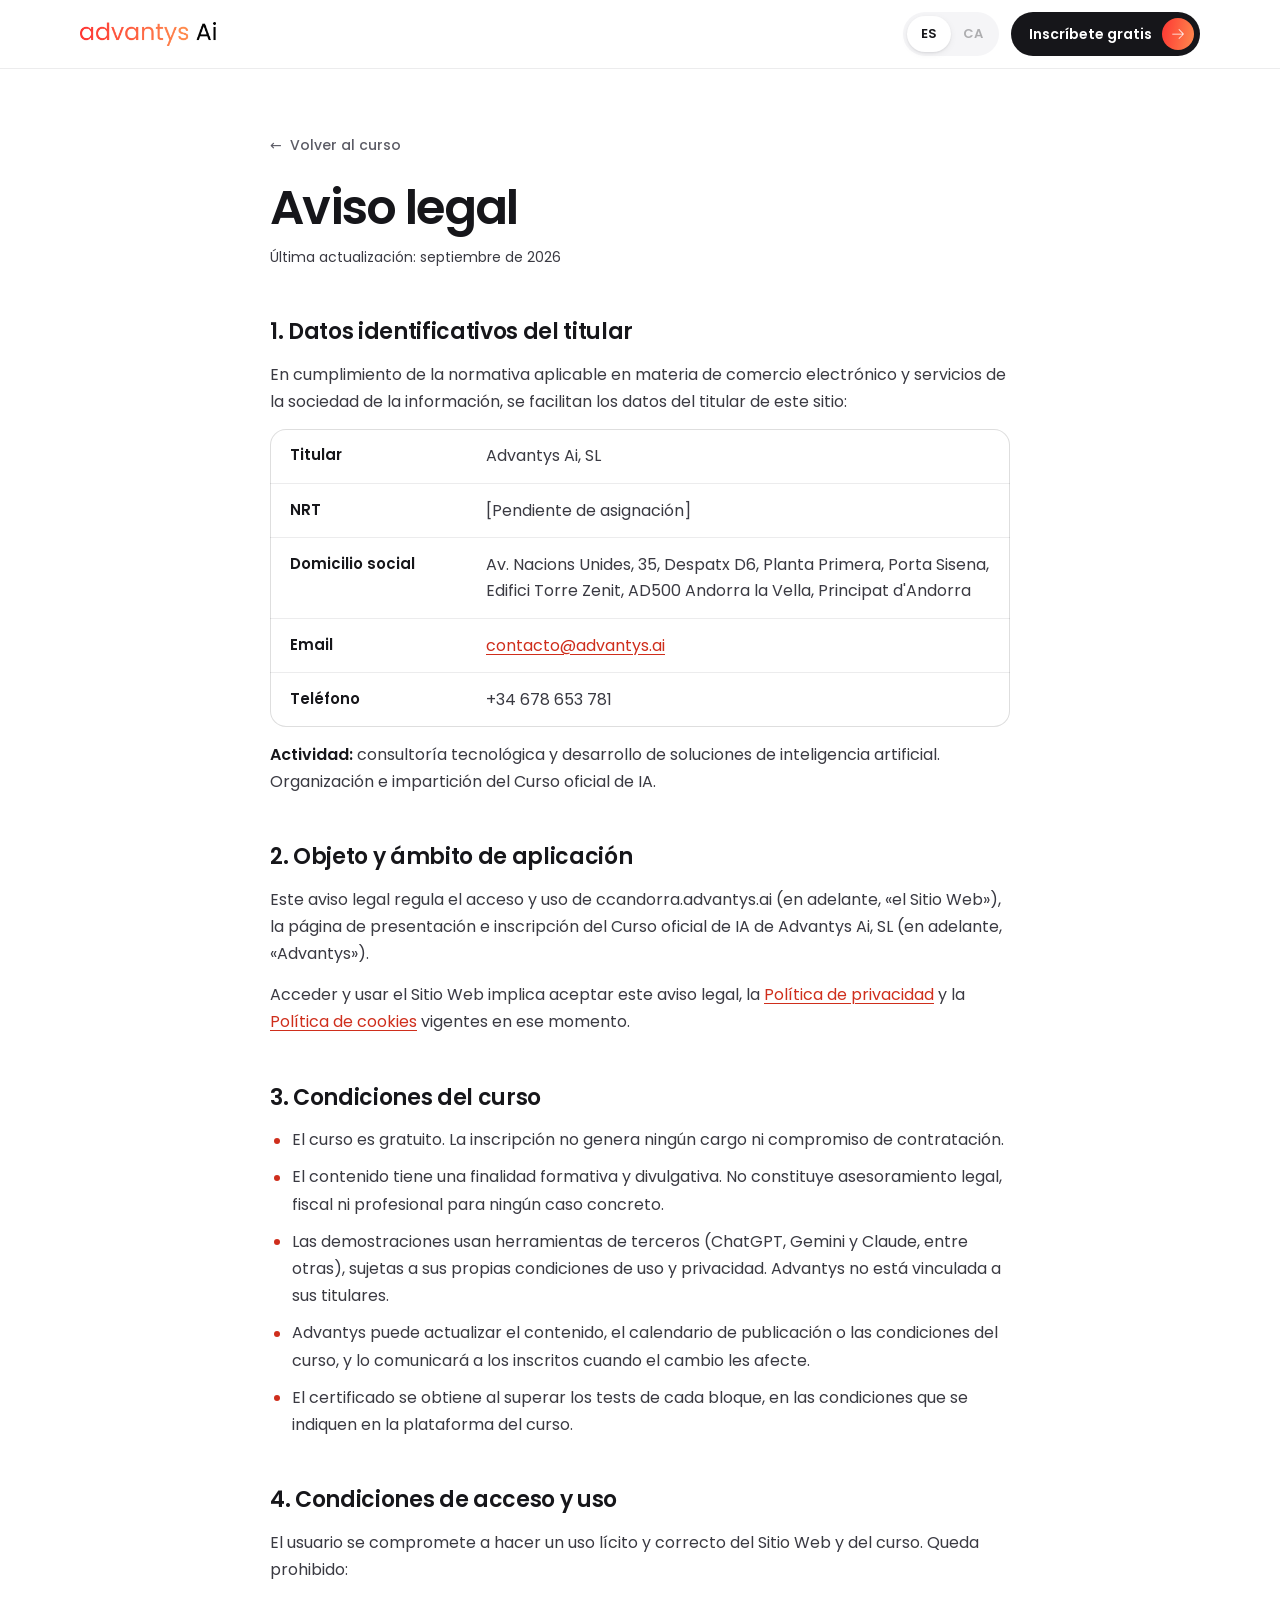
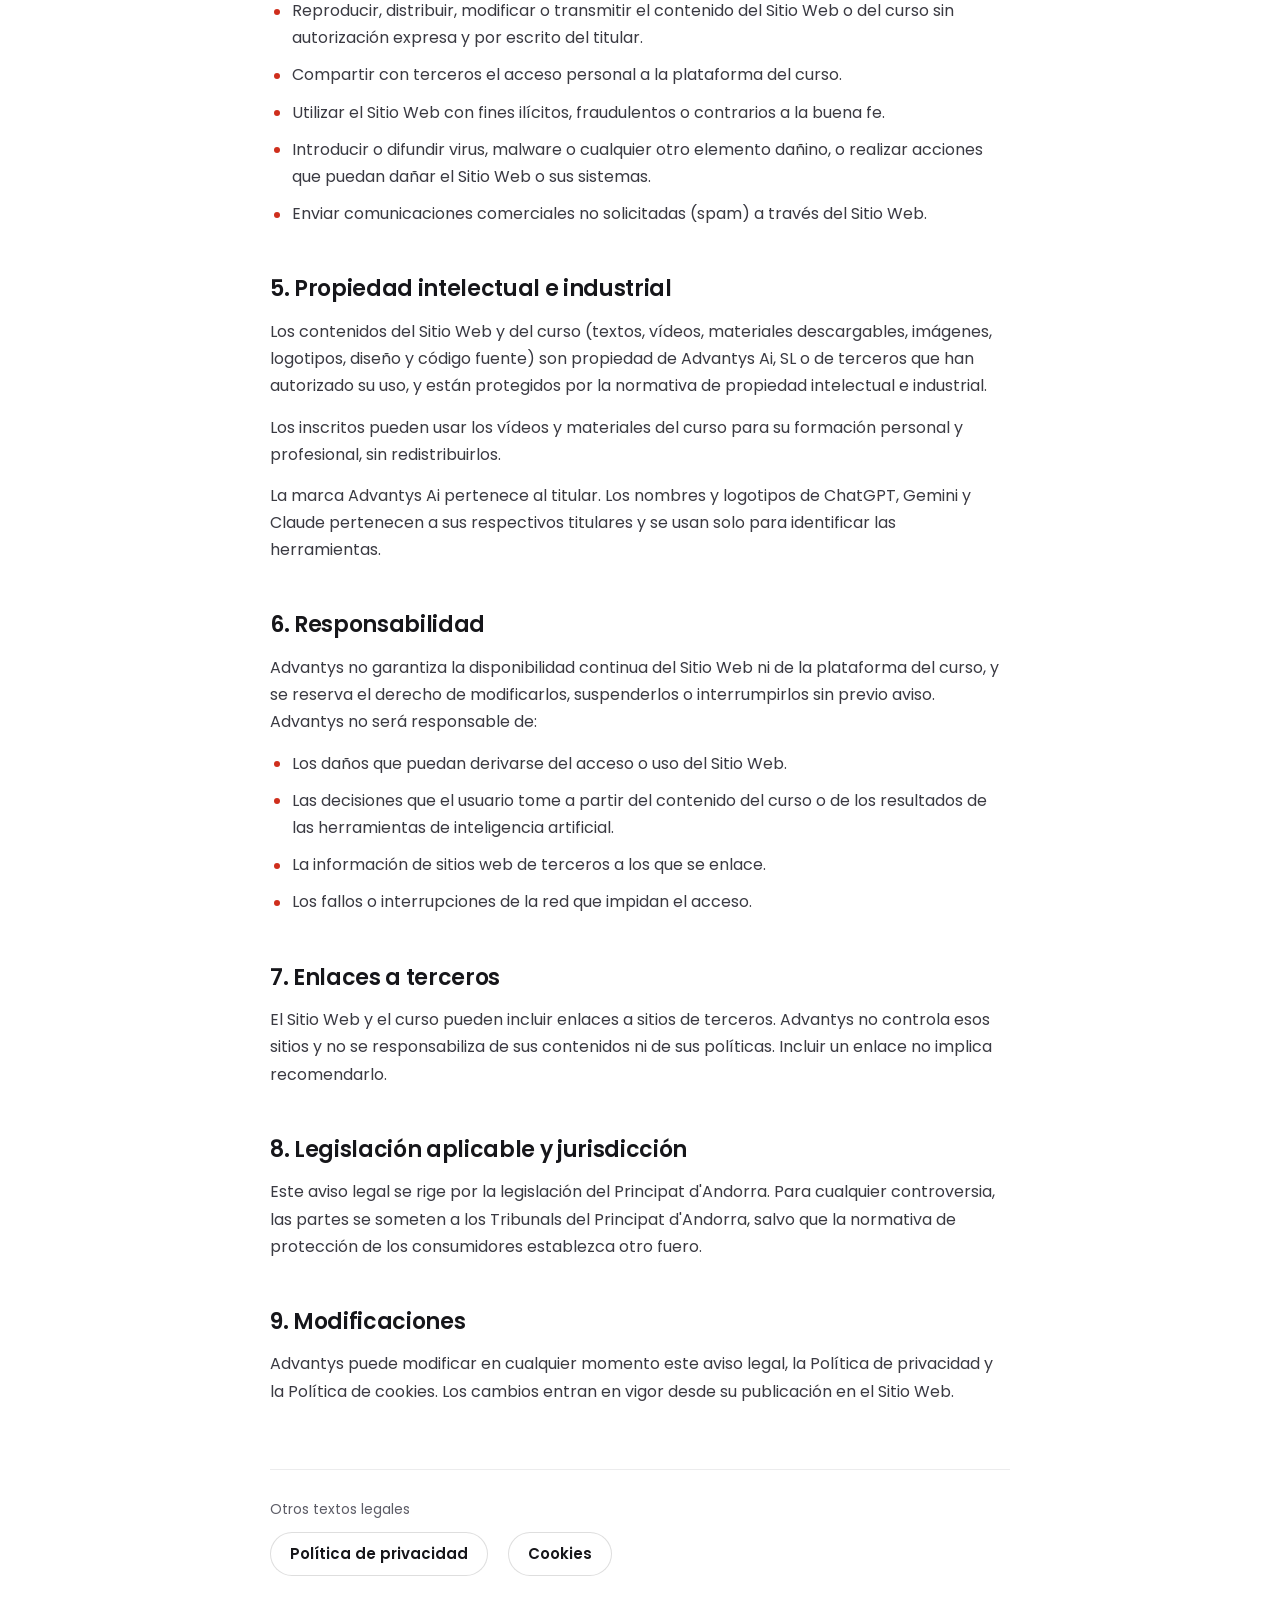
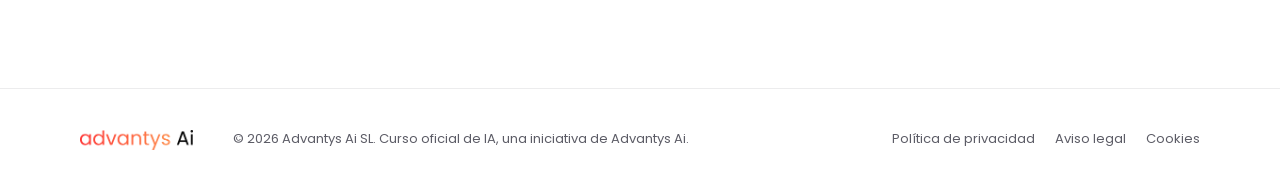
<file: aviso-legal.html>
<!doctype html>
<html lang="es">
<head>
  <meta charset="utf-8">
  <meta name="viewport" content="width=device-width, initial-scale=1, viewport-fit=cover">
  <title>Aviso legal | Curso oficial de IA</title>
  <meta name="robots" content="noindex, nofollow">
  <meta name="theme-color" content="#ffffff">
  <meta name="color-scheme" content="light">
  <link rel="icon" type="image/png" sizes="32x32" href="assets/img/favicon-32.png">
  <link rel="apple-touch-icon" href="assets/img/favicon-180.png">
  <link rel="preload" href="assets/fonts/poppins-latin-400-normal.woff2" as="font" type="font/woff2" crossorigin>
  <link rel="stylesheet" href="assets/css/styles.css">
  <link rel="stylesheet" href="assets/css/legal.css">
</head>
<body data-page-titles='{"es":"Aviso legal | Curso oficial de IA","ca":"Avís legal | Curs oficial d&#39;IA"}'>
  <svg xmlns="http://www.w3.org/2000/svg" aria-hidden="true" style="position:absolute;width:0;height:0;overflow:hidden"><symbol id="i-arrow-right" viewBox="0 0 256 256" fill="currentColor"><path d="M220.24,132.24l-72,72a6,6,0,0,1-8.48-8.48L201.51,134H40a6,6,0,0,1,0-12H201.51L139.76,60.24a6,6,0,0,1,8.48-8.48l72,72A6,6,0,0,1,220.24,132.24Z"/></symbol></svg>

  <header class="site-header is-scrolled">
    <div class="container header-inner">
      <a class="brand" href="./" data-aria-es="Curso oficial de IA, inicio" data-aria-ca="Curs oficial d'IA, inici" aria-label="Curso oficial de IA, inicio">
        <img src="assets/img/logo-advantys-ai-480.png" srcset="assets/img/logo-advantys-ai-480.png 1x, assets/img/logo-advantys-ai-960.png 2x" width="136" height="24" alt="Advantys Ai">
      </a>
      <div class="header-actions">
        <div class="lang-switch" role="group" aria-label="Idioma">
          <span class="lang-indicator" aria-hidden="true"></span>
          <button type="button" class="lang-btn" data-lang="es" aria-pressed="true" lang="es">ES</button>
          <button type="button" class="lang-btn" data-lang="ca" aria-pressed="false" aria-disabled="true" lang="ca" data-soon="Pròximament en català" aria-label="Català: pròximament">CA</button>
        </div>
        <a class="btn btn-primary btn-sm" href="./#inscripcion">
          <span data-es="Inscríbete gratis" data-ca="Inscriu-te gratis">Inscríbete gratis</span>
          <span class="btn-icon" aria-hidden="true"><svg><use href="#i-arrow-right"/></svg></span>
        </a>
      </div>
    </div>
  </header>

  <main class="legal">
    <div class="container legal-inner">
      <a class="legal-back" href="./"><span aria-hidden="true">&larr;</span> <span data-es="Volver al curso" data-ca="Tornar al curs">Volver al curso</span></a>

      <article class="legal-article" data-lang-block="es" lang="es">
        <h1 class="legal-title">Aviso legal</h1>
        <p class="legal-updated">Última actualización: septiembre de 2026</p>

<h2>1. Datos identificativos del titular</h2>
<p>En cumplimiento de la normativa aplicable en materia de comercio electrónico y servicios de la sociedad de la información, se facilitan los datos del titular de este sitio:</p>

<dl class="legal-data">
  <div><dt>Titular</dt><dd>Advantys Ai, SL</dd></div>
  <div><dt>NRT</dt><dd>[Pendiente de asignación]</dd></div>
  <div><dt>Domicilio social</dt><dd>Av. Nacions Unides, 35, Despatx D6, Planta Primera, Porta Sisena, Edifici Torre Zenit, AD500 Andorra la Vella, Principat d'Andorra</dd></div>
  <div><dt>Email</dt><dd><a href="mailto:contacto@advantys.ai">contacto@advantys.ai</a></dd></div>
  <div><dt>Teléfono</dt><dd>+34 678 653 781</dd></div>
</dl>

<p><strong>Actividad:</strong> consultoría tecnológica y desarrollo de soluciones de inteligencia artificial. Organización e impartición del Curso oficial de IA.</p>

<h2>2. Objeto y ámbito de aplicación</h2>
<p>Este aviso legal regula el acceso y uso de ccandorra.advantys.ai (en adelante, «el Sitio Web»), la página de presentación e inscripción del Curso oficial de IA de Advantys Ai, SL (en adelante, «Advantys»).</p>
<p>Acceder y usar el Sitio Web implica aceptar este aviso legal, la <a href="privacidad.html">Política de privacidad</a> y la <a href="cookies.html">Política de cookies</a> vigentes en ese momento.</p>

<h2>3. Condiciones del curso</h2>
<ul>
  <li>El curso es gratuito. La inscripción no genera ningún cargo ni compromiso de contratación.</li>
  <li>El contenido tiene una finalidad formativa y divulgativa. No constituye asesoramiento legal, fiscal ni profesional para ningún caso concreto.</li>
  <li>Las demostraciones usan herramientas de terceros (ChatGPT, Gemini y Claude, entre otras), sujetas a sus propias condiciones de uso y privacidad. Advantys no está vinculada a sus titulares.</li>
  <li>Advantys puede actualizar el contenido, el calendario de publicación o las condiciones del curso, y lo comunicará a los inscritos cuando el cambio les afecte.</li>
  <li>El certificado se obtiene al superar los tests de cada bloque, en las condiciones que se indiquen en la plataforma del curso.</li>
</ul>

<h2>4. Condiciones de acceso y uso</h2>
<p>El usuario se compromete a hacer un uso lícito y correcto del Sitio Web y del curso. Queda prohibido:</p>
<ul>
  <li>Reproducir, distribuir, modificar o transmitir el contenido del Sitio Web o del curso sin autorización expresa y por escrito del titular.</li>
  <li>Compartir con terceros el acceso personal a la plataforma del curso.</li>
  <li>Utilizar el Sitio Web con fines ilícitos, fraudulentos o contrarios a la buena fe.</li>
  <li>Introducir o difundir virus, malware o cualquier otro elemento dañino, o realizar acciones que puedan dañar el Sitio Web o sus sistemas.</li>
  <li>Enviar comunicaciones comerciales no solicitadas (spam) a través del Sitio Web.</li>
</ul>

<h2>5. Propiedad intelectual e industrial</h2>
<p>Los contenidos del Sitio Web y del curso (textos, vídeos, materiales descargables, imágenes, logotipos, diseño y código fuente) son propiedad de Advantys Ai, SL o de terceros que han autorizado su uso, y están protegidos por la normativa de propiedad intelectual e industrial.</p>
<p>Los inscritos pueden usar los vídeos y materiales del curso para su formación personal y profesional, sin redistribuirlos.</p>
<p>La marca Advantys Ai pertenece al titular. Los nombres y logotipos de ChatGPT, Gemini y Claude pertenecen a sus respectivos titulares y se usan solo para identificar las herramientas.</p>

<h2>6. Responsabilidad</h2>
<p>Advantys no garantiza la disponibilidad continua del Sitio Web ni de la plataforma del curso, y se reserva el derecho de modificarlos, suspenderlos o interrumpirlos sin previo aviso. Advantys no será responsable de:</p>
<ul>
  <li>Los daños que puedan derivarse del acceso o uso del Sitio Web.</li>
  <li>Las decisiones que el usuario tome a partir del contenido del curso o de los resultados de las herramientas de inteligencia artificial.</li>
  <li>La información de sitios web de terceros a los que se enlace.</li>
  <li>Los fallos o interrupciones de la red que impidan el acceso.</li>
</ul>

<h2>7. Enlaces a terceros</h2>
<p>El Sitio Web y el curso pueden incluir enlaces a sitios de terceros. Advantys no controla esos sitios y no se responsabiliza de sus contenidos ni de sus políticas. Incluir un enlace no implica recomendarlo.</p>

<h2>8. Legislación aplicable y jurisdicción</h2>
<p>Este aviso legal se rige por la legislación del Principat d'Andorra. Para cualquier controversia, las partes se someten a los Tribunals del Principat d'Andorra, salvo que la normativa de protección de los consumidores establezca otro fuero.</p>

<h2>9. Modificaciones</h2>
<p>Advantys puede modificar en cualquier momento este aviso legal, la Política de privacidad y la Política de cookies. Los cambios entran en vigor desde su publicación en el Sitio Web.</p>

      </article>

      <article class="legal-article" data-lang-block="ca" lang="ca" hidden>
        <h1 class="legal-title">Avís legal</h1>
        <p class="legal-updated">Última actualització: setembre de 2026</p>

<h2>1. Dades identificatives del titular</h2>
<p>En compliment de la normativa aplicable en matèria de comerç electrònic i serveis de la societat de la informació, es faciliten les dades del titular d'aquest lloc:</p>

<dl class="legal-data">
  <div><dt>Titular</dt><dd>Advantys Ai, SL</dd></div>
  <div><dt>NRT</dt><dd>[Pendent d'assignació]</dd></div>
  <div><dt>Domicili social</dt><dd>Av. Nacions Unides, 35, Despatx D6, Planta Primera, Porta Sisena, Edifici Torre Zenit, AD500 Andorra la Vella, Principat d'Andorra</dd></div>
  <div><dt>Correu electrònic</dt><dd><a href="mailto:contacto@advantys.ai">contacto@advantys.ai</a></dd></div>
  <div><dt>Telèfon</dt><dd>+34 678 653 781</dd></div>
</dl>

<p><strong>Activitat:</strong> consultoria tecnològica i desenvolupament de solucions d'intel·ligència artificial. Organització i impartició del Curs oficial d'IA.</p>

<h2>2. Objecte i àmbit d'aplicació</h2>
<p>Aquest avís legal regula l'accés i l'ús de ccandorra.advantys.ai (d'ara endavant, «el Lloc Web»), la pàgina de presentació i inscripció del Curs oficial d'IA d'Advantys Ai, SL (d'ara endavant, «Advantys»).</p>
<p>Accedir al Lloc Web i fer-lo servir implica acceptar aquest avís legal, la <a href="privacidad.html">Política de privacitat</a> i la <a href="cookies.html">Política de galetes</a> vigents en aquell moment.</p>

<h2>3. Condicions del curs</h2>
<ul>
  <li>El curs és gratuït. La inscripció no genera cap càrrec ni cap compromís de contractació.</li>
  <li>El contingut té una finalitat formativa i divulgativa. No constitueix assessorament legal, fiscal ni professional per a cap cas concret.</li>
  <li>Les demostracions fan servir eines de tercers (ChatGPT, Gemini i Claude, entre d'altres), subjectes a les seves pròpies condicions d'ús i de privacitat. Advantys no està vinculada als seus titulars.</li>
  <li>Advantys pot actualitzar el contingut, el calendari de publicació o les condicions del curs, i ho comunicarà als inscrits quan el canvi els afecti.</li>
  <li>El certificat s'obté en superar els tests de cada bloc, en les condicions que s'indiquin a la plataforma del curs.</li>
</ul>

<h2>4. Condicions d'accés i ús</h2>
<p>L'usuari es compromet a fer un ús lícit i correcte del Lloc Web i del curs. Queda prohibit:</p>
<ul>
  <li>Reproduir, distribuir, modificar o transmetre el contingut del Lloc Web o del curs sense autorització expressa i per escrit del titular.</li>
  <li>Compartir amb tercers l'accés personal a la plataforma del curs.</li>
  <li>Fer servir el Lloc Web amb finalitats il·lícites, fraudulentes o contràries a la bona fe.</li>
  <li>Introduir o difondre virus, programari maliciós o qualsevol altre element nociu, o fer accions que puguin danyar el Lloc Web o els seus sistemes.</li>
  <li>Enviar comunicacions comercials no sol·licitades (correu brossa) a través del Lloc Web.</li>
</ul>

<h2>5. Propietat intel·lectual i industrial</h2>
<p>Els continguts del Lloc Web i del curs (textos, vídeos, materials descarregables, imatges, logotips, disseny i codi font) són propietat d'Advantys Ai, SL o de tercers que n'han autoritzat l'ús, i estan protegits per la normativa de propietat intel·lectual i industrial.</p>
<p>Els inscrits poden fer servir els vídeos i els materials del curs per a la seva formació personal i professional, sense redistribuir-los.</p>
<p>La marca Advantys Ai pertany al titular. Els noms i logotips de ChatGPT, Gemini i Claude pertanyen als seus respectius titulars i s'utilitzen només per identificar les eines.</p>

<h2>6. Responsabilitat</h2>
<p>Advantys no garanteix la disponibilitat contínua del Lloc Web ni de la plataforma del curs, i es reserva el dret de modificar-los, suspendre'ls o interrompre'ls sense avís previ. Advantys no serà responsable de:</p>
<ul>
  <li>Els danys que puguin derivar-se de l'accés al Lloc Web o del seu ús.</li>
  <li>Les decisions que l'usuari prengui a partir del contingut del curs o dels resultats de les eines d'intel·ligència artificial.</li>
  <li>La informació de llocs web de tercers als quals s'enllaci.</li>
  <li>Les fallades o interrupcions de la xarxa que impedeixin l'accés.</li>
</ul>

<h2>7. Enllaços a tercers</h2>
<p>El Lloc Web i el curs poden incloure enllaços a llocs de tercers. Advantys no controla aquests llocs i no es responsabilitza dels seus continguts ni de les seves polítiques. Incloure un enllaç no implica recomanar-lo.</p>

<h2>8. Legislació aplicable i jurisdicció</h2>
<p>Aquest avís legal es regeix per la legislació del Principat d'Andorra. Per a qualsevol controvèrsia, les parts se sotmeten als Tribunals del Principat d'Andorra, llevat que la normativa de protecció dels consumidors estableixi un altre fur.</p>

<h2>9. Modificacions</h2>
<p>Advantys pot modificar en qualsevol moment aquest avís legal, la Política de privacitat i la Política de galetes. Els canvis entren en vigor des de la seva publicació al Lloc Web.</p>

      </article>

      <nav class="legal-more" aria-label="Legal">
        <p data-es="Otros textos legales" data-ca="Altres textos legals">Otros textos legales</p>
        <a href="privacidad.html" data-es="Política de privacidad" data-ca="Política de privacitat">Política de privacidad</a><a href="cookies.html" data-es="Cookies" data-ca="Galetes">Cookies</a>
      </nav>
    </div>
  </main>

  <footer class="site-footer">
    <div class="container footer-inner">
      <img src="assets/img/logo-advantys-ai-480.png" srcset="assets/img/logo-advantys-ai-480.png 1x, assets/img/logo-advantys-ai-960.png 2x" width="113" height="20" alt="Advantys Ai" loading="lazy">
      <p class="footer-rights" data-es="© 2026 Advantys Ai SL. Curso oficial de IA, una iniciativa de Advantys Ai." data-ca="© 2026 Advantys Ai SL. Curs oficial d'IA, una iniciativa d'Advantys Ai.">© 2026 Advantys Ai SL. Curso oficial de IA, una iniciativa de Advantys Ai.</p>
      <nav class="footer-links" aria-label="Legal">
        <a href="privacidad.html" data-es="Política de privacidad" data-ca="Política de privacitat">Política de privacidad</a>
        <a href="aviso-legal.html" data-es="Aviso legal" data-ca="Avís legal">Aviso legal</a>
        <a href="cookies.html" data-es="Cookies" data-ca="Galetes">Cookies</a>
      </nav>
    </div>
  </footer>

  <script src="assets/js/legal.js"></script>
</body>
</html>
</file>
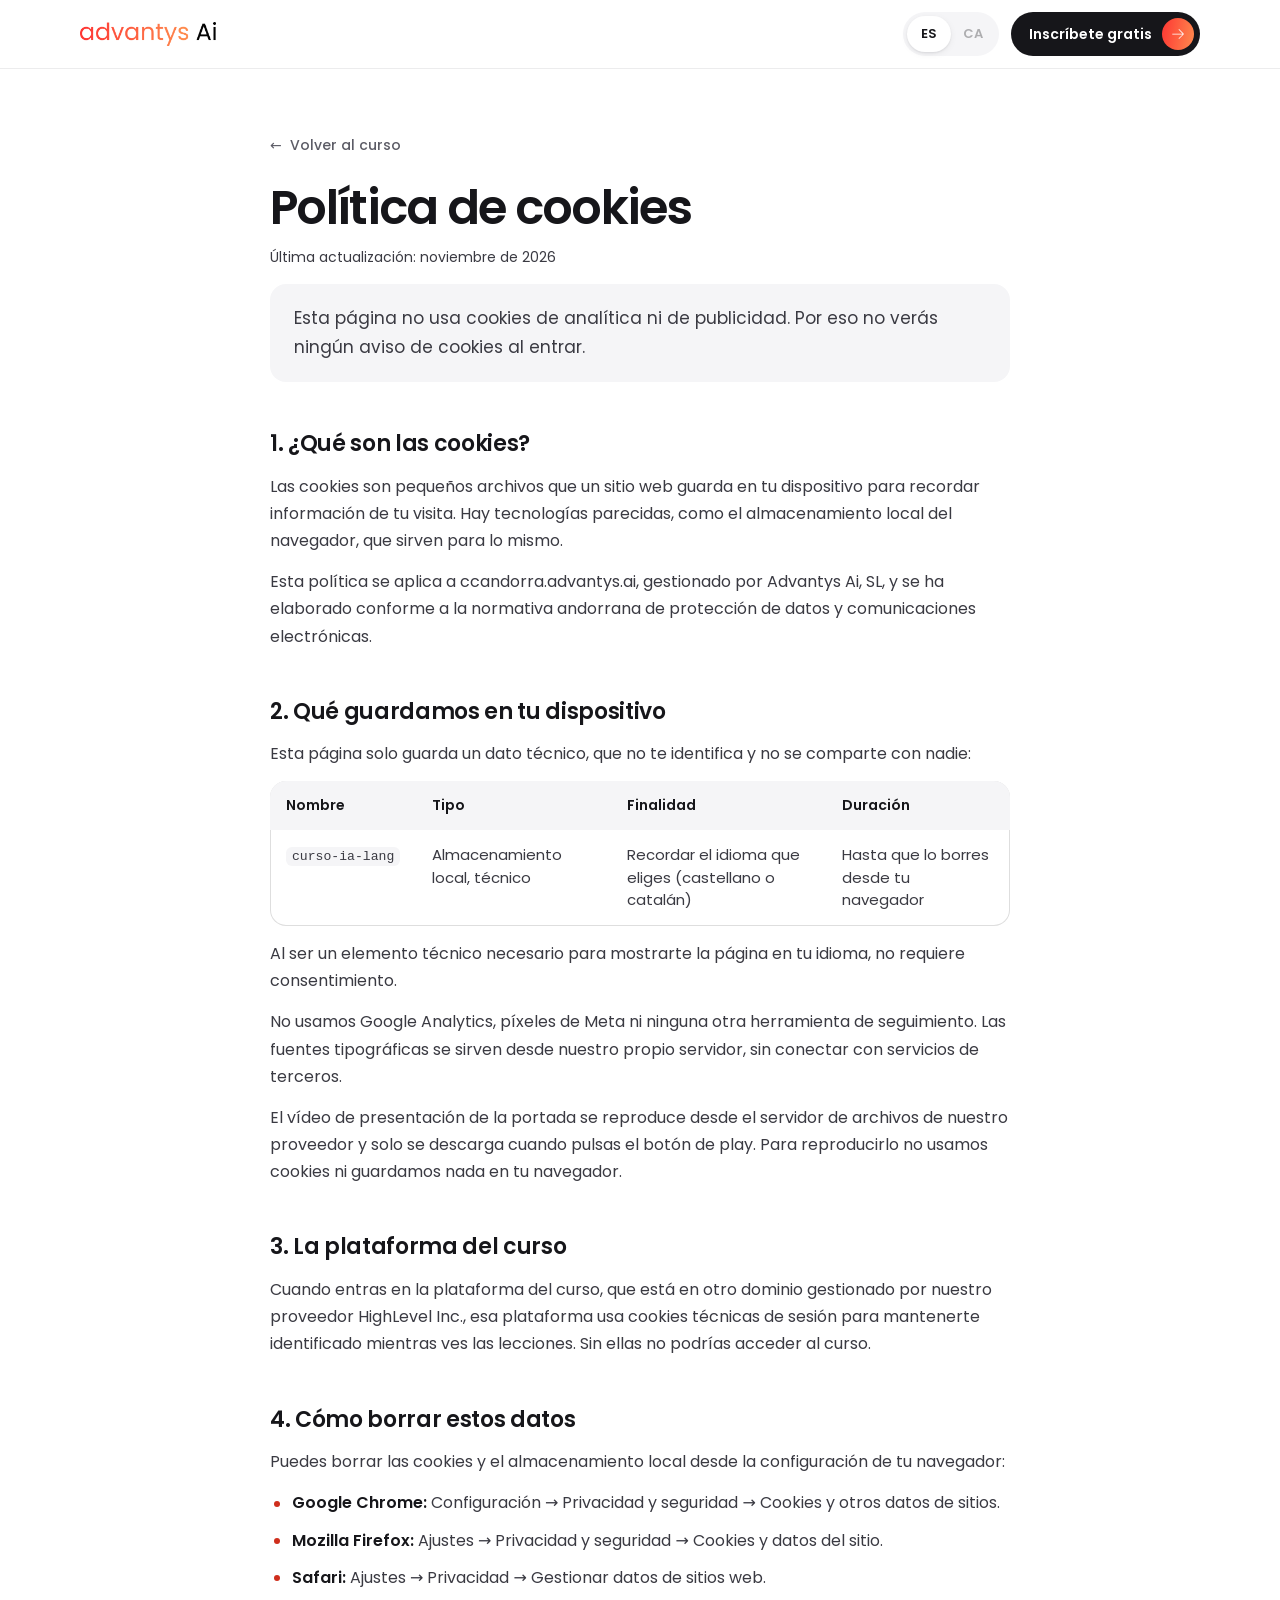
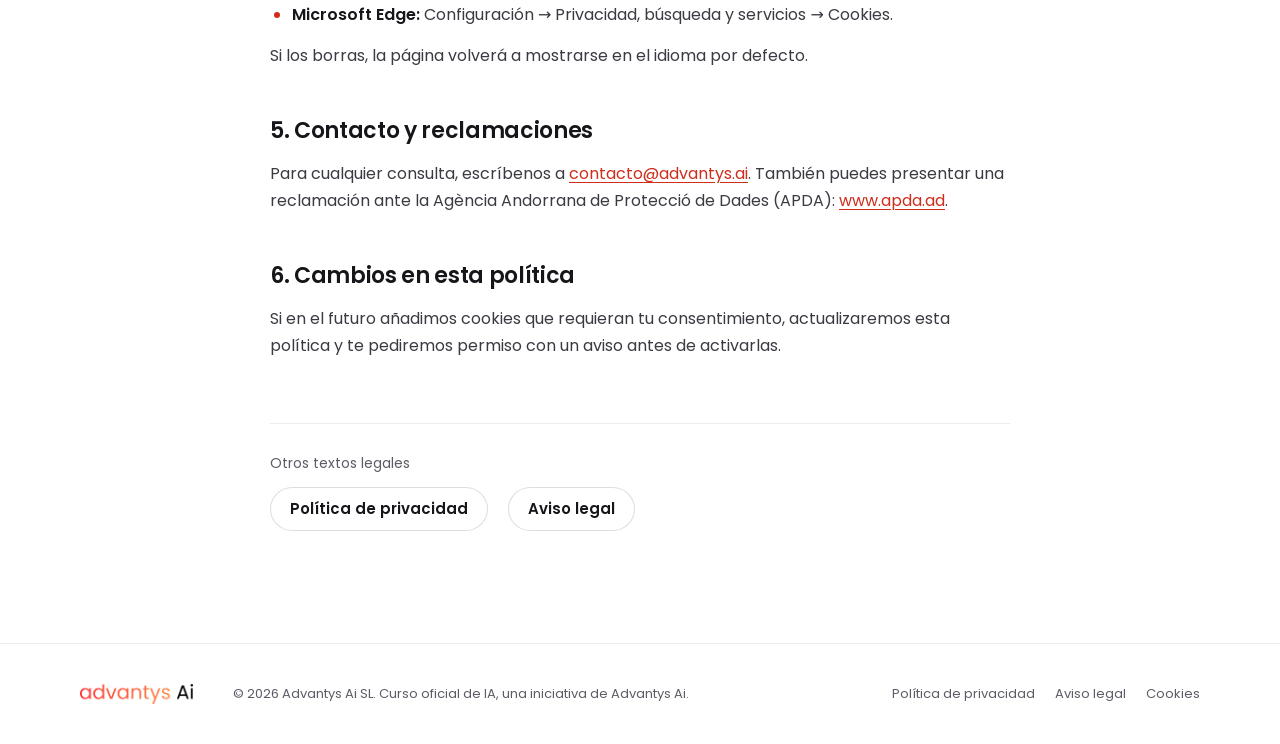
<file: cookies.html>
<!doctype html>
<html lang="es">
<head>
  <meta charset="utf-8">
  <meta name="viewport" content="width=device-width, initial-scale=1, viewport-fit=cover">
  <title>Política de cookies | Curso oficial de IA</title>
  <meta name="robots" content="noindex, nofollow">
  <meta name="theme-color" content="#ffffff">
  <meta name="color-scheme" content="light">
  <link rel="icon" type="image/png" sizes="32x32" href="assets/img/favicon-32.png">
  <link rel="apple-touch-icon" href="assets/img/favicon-180.png">
  <link rel="preload" href="assets/fonts/poppins-latin-400-normal.woff2" as="font" type="font/woff2" crossorigin>
  <link rel="stylesheet" href="assets/css/styles.css">
  <link rel="stylesheet" href="assets/css/legal.css">
</head>
<body data-page-titles='{"es":"Política de cookies | Curso oficial de IA","ca":"Política de galetes | Curs oficial d&#39;IA"}'>
  <svg xmlns="http://www.w3.org/2000/svg" aria-hidden="true" style="position:absolute;width:0;height:0;overflow:hidden"><symbol id="i-arrow-right" viewBox="0 0 256 256" fill="currentColor"><path d="M220.24,132.24l-72,72a6,6,0,0,1-8.48-8.48L201.51,134H40a6,6,0,0,1,0-12H201.51L139.76,60.24a6,6,0,0,1,8.48-8.48l72,72A6,6,0,0,1,220.24,132.24Z"/></symbol></svg>

  <header class="site-header is-scrolled">
    <div class="container header-inner">
      <a class="brand" href="./" data-aria-es="Curso oficial de IA, inicio" data-aria-ca="Curs oficial d'IA, inici" aria-label="Curso oficial de IA, inicio">
        <img src="assets/img/logo-advantys-ai-480.png" srcset="assets/img/logo-advantys-ai-480.png 1x, assets/img/logo-advantys-ai-960.png 2x" width="136" height="24" alt="Advantys Ai">
      </a>
      <div class="header-actions">
        <div class="lang-switch" role="group" aria-label="Idioma">
          <span class="lang-indicator" aria-hidden="true"></span>
          <button type="button" class="lang-btn" data-lang="es" aria-pressed="true" lang="es">ES</button>
          <button type="button" class="lang-btn" data-lang="ca" aria-pressed="false" aria-disabled="true" lang="ca" data-soon="Pròximament en català" aria-label="Català: pròximament">CA</button>
        </div>
        <a class="btn btn-primary btn-sm" href="./#inscripcion">
          <span data-es="Inscríbete gratis" data-ca="Inscriu-te gratis">Inscríbete gratis</span>
          <span class="btn-icon" aria-hidden="true"><svg><use href="#i-arrow-right"/></svg></span>
        </a>
      </div>
    </div>
  </header>

  <main class="legal">
    <div class="container legal-inner">
      <a class="legal-back" href="./"><span aria-hidden="true">&larr;</span> <span data-es="Volver al curso" data-ca="Tornar al curs">Volver al curso</span></a>

      <article class="legal-article" data-lang-block="es" lang="es">
        <h1 class="legal-title">Política de cookies</h1>
        <p class="legal-updated">Última actualización: noviembre de 2026</p>

<p class="legal-lead">Esta página no usa cookies de analítica ni de publicidad. Por eso no verás ningún aviso de cookies al entrar.</p>

<h2>1. ¿Qué son las cookies?</h2>
<p>Las cookies son pequeños archivos que un sitio web guarda en tu dispositivo para recordar información de tu visita. Hay tecnologías parecidas, como el almacenamiento local del navegador, que sirven para lo mismo.</p>
<p>Esta política se aplica a ccandorra.advantys.ai, gestionado por Advantys Ai, SL, y se ha elaborado conforme a la normativa andorrana de protección de datos y comunicaciones electrónicas.</p>

<h2>2. Qué guardamos en tu dispositivo</h2>
<p>Esta página solo guarda un dato técnico, que no te identifica y no se comparte con nadie:</p>
<div class="table-wrap">
<table>
  <thead><tr><th>Nombre</th><th>Tipo</th><th>Finalidad</th><th>Duración</th></tr></thead>
  <tbody>
    <tr><td><code>curso-ia-lang</code></td><td>Almacenamiento local, técnico</td><td>Recordar el idioma que eliges (castellano o catalán)</td><td>Hasta que lo borres desde tu navegador</td></tr>
  </tbody>
</table>
</div>
<p>Al ser un elemento técnico necesario para mostrarte la página en tu idioma, no requiere consentimiento.</p>
<p>No usamos Google Analytics, píxeles de Meta ni ninguna otra herramienta de seguimiento. Las fuentes tipográficas se sirven desde nuestro propio servidor, sin conectar con servicios de terceros.</p>
<p>El vídeo de presentación de la portada se reproduce desde el servidor de archivos de nuestro proveedor y solo se descarga cuando pulsas el botón de play. Para reproducirlo no usamos cookies ni guardamos nada en tu navegador.</p>

<h2>3. La plataforma del curso</h2>
<p>Cuando entras en la plataforma del curso, que está en otro dominio gestionado por nuestro proveedor HighLevel Inc., esa plataforma usa cookies técnicas de sesión para mantenerte identificado mientras ves las lecciones. Sin ellas no podrías acceder al curso.</p>

<h2>4. Cómo borrar estos datos</h2>
<p>Puedes borrar las cookies y el almacenamiento local desde la configuración de tu navegador:</p>
<ul>
  <li><strong>Google Chrome:</strong> Configuración → Privacidad y seguridad → Cookies y otros datos de sitios.</li>
  <li><strong>Mozilla Firefox:</strong> Ajustes → Privacidad y seguridad → Cookies y datos del sitio.</li>
  <li><strong>Safari:</strong> Ajustes → Privacidad → Gestionar datos de sitios web.</li>
  <li><strong>Microsoft Edge:</strong> Configuración → Privacidad, búsqueda y servicios → Cookies.</li>
</ul>
<p>Si los borras, la página volverá a mostrarse en el idioma por defecto.</p>

<h2>5. Contacto y reclamaciones</h2>
<p>Para cualquier consulta, escríbenos a <a href="mailto:contacto@advantys.ai">contacto@advantys.ai</a>. También puedes presentar una reclamación ante la Agència Andorrana de Protecció de Dades (APDA): <a href="https://www.apda.ad" rel="noopener">www.apda.ad</a>.</p>

<h2>6. Cambios en esta política</h2>
<p>Si en el futuro añadimos cookies que requieran tu consentimiento, actualizaremos esta política y te pediremos permiso con un aviso antes de activarlas.</p>

      </article>

      <article class="legal-article" data-lang-block="ca" lang="ca" hidden>
        <h1 class="legal-title">Política de galetes</h1>
        <p class="legal-updated">Última actualització: novembre de 2026</p>

<p class="legal-lead">Aquesta pàgina no fa servir galetes d'analítica ni de publicitat. Per això no veuràs cap avís de galetes en entrar.</p>

<h2>1. Què són les galetes?</h2>
<p>Les galetes (cookies) són petits fitxers que un lloc web desa al teu dispositiu per recordar informació de la teva visita. Hi ha tecnologies semblants, com l'emmagatzematge local del navegador, que serveixen per al mateix.</p>
<p>Aquesta política s'aplica a ccandorra.advantys.ai, gestionat per Advantys Ai, SL, i s'ha elaborat d'acord amb la normativa andorrana de protecció de dades i de comunicacions electròniques.</p>

<h2>2. Què desem al teu dispositiu</h2>
<p>Aquesta pàgina només desa una dada tècnica, que no t'identifica i no es comparteix amb ningú:</p>
<div class="table-wrap">
<table>
  <thead><tr><th>Nom</th><th>Tipus</th><th>Finalitat</th><th>Durada</th></tr></thead>
  <tbody>
    <tr><td><code>curso-ia-lang</code></td><td>Emmagatzematge local, tècnic</td><td>Recordar l'idioma que tries (català o castellà)</td><td>Fins que l'esborris des del navegador</td></tr>
  </tbody>
</table>
</div>
<p>Com que és un element tècnic necessari per mostrar-te la pàgina en el teu idioma, no requereix consentiment.</p>
<p>No fem servir Google Analytics, píxels de Meta ni cap altra eina de seguiment. Les fonts tipogràfiques se serveixen des del nostre propi servidor, sense connectar amb serveis de tercers.</p>
<p>El vídeo de presentació de la portada es reprodueix des del servidor de fitxers del nostre proveïdor i només es descarrega quan prems el botó de play. Per reproduir-lo no fem servir galetes ni desem res al teu navegador.</p>

<h2>3. La plataforma del curs</h2>
<p>Quan entres a la plataforma del curs, que és en un altre domini gestionat pel nostre proveïdor HighLevel Inc., aquesta plataforma fa servir galetes tècniques de sessió per mantenir-te identificat mentre mires les lliçons. Sense elles no podries accedir al curs.</p>

<h2>4. Com esborrar aquestes dades</h2>
<p>Pots esborrar les galetes i l'emmagatzematge local des de la configuració del navegador:</p>
<ul>
  <li><strong>Google Chrome:</strong> Configuració → Privadesa i seguretat → Galetes i altres dades de llocs.</li>
  <li><strong>Mozilla Firefox:</strong> Paràmetres → Privadesa i seguretat → Galetes i dades del lloc.</li>
  <li><strong>Safari:</strong> Configuració → Privadesa → Gestiona les dades dels llocs web.</li>
  <li><strong>Microsoft Edge:</strong> Configuració → Privadesa, cerca i serveis → Galetes.</li>
</ul>
<p>Si les esborres, la pàgina es tornarà a mostrar en l'idioma per defecte.</p>

<h2>5. Contacte i reclamacions</h2>
<p>Per a qualsevol consulta, escriu-nos a <a href="mailto:contacto@advantys.ai">contacto@advantys.ai</a>. També pots presentar una reclamació davant l'Agència Andorrana de Protecció de Dades (APDA): <a href="https://www.apda.ad" rel="noopener">www.apda.ad</a>.</p>

<h2>6. Canvis en aquesta política</h2>
<p>Si en el futur afegim galetes que requereixin el teu consentiment, actualitzarem aquesta política i et demanarem permís amb un avís abans d'activar-les.</p>

      </article>

      <nav class="legal-more" aria-label="Legal">
        <p data-es="Otros textos legales" data-ca="Altres textos legals">Otros textos legales</p>
        <a href="privacidad.html" data-es="Política de privacidad" data-ca="Política de privacitat">Política de privacidad</a><a href="aviso-legal.html" data-es="Aviso legal" data-ca="Avís legal">Aviso legal</a>
      </nav>
    </div>
  </main>

  <footer class="site-footer">
    <div class="container footer-inner">
      <img src="assets/img/logo-advantys-ai-480.png" srcset="assets/img/logo-advantys-ai-480.png 1x, assets/img/logo-advantys-ai-960.png 2x" width="113" height="20" alt="Advantys Ai" loading="lazy">
      <p class="footer-rights" data-es="© 2026 Advantys Ai SL. Curso oficial de IA, una iniciativa de Advantys Ai." data-ca="© 2026 Advantys Ai SL. Curs oficial d'IA, una iniciativa d'Advantys Ai.">© 2026 Advantys Ai SL. Curso oficial de IA, una iniciativa de Advantys Ai.</p>
      <nav class="footer-links" aria-label="Legal">
        <a href="privacidad.html" data-es="Política de privacidad" data-ca="Política de privacitat">Política de privacidad</a>
        <a href="aviso-legal.html" data-es="Aviso legal" data-ca="Avís legal">Aviso legal</a>
        <a href="cookies.html" data-es="Cookies" data-ca="Galetes">Cookies</a>
      </nav>
    </div>
  </footer>

  <script src="assets/js/legal.js"></script>
</body>
</html>
</file>
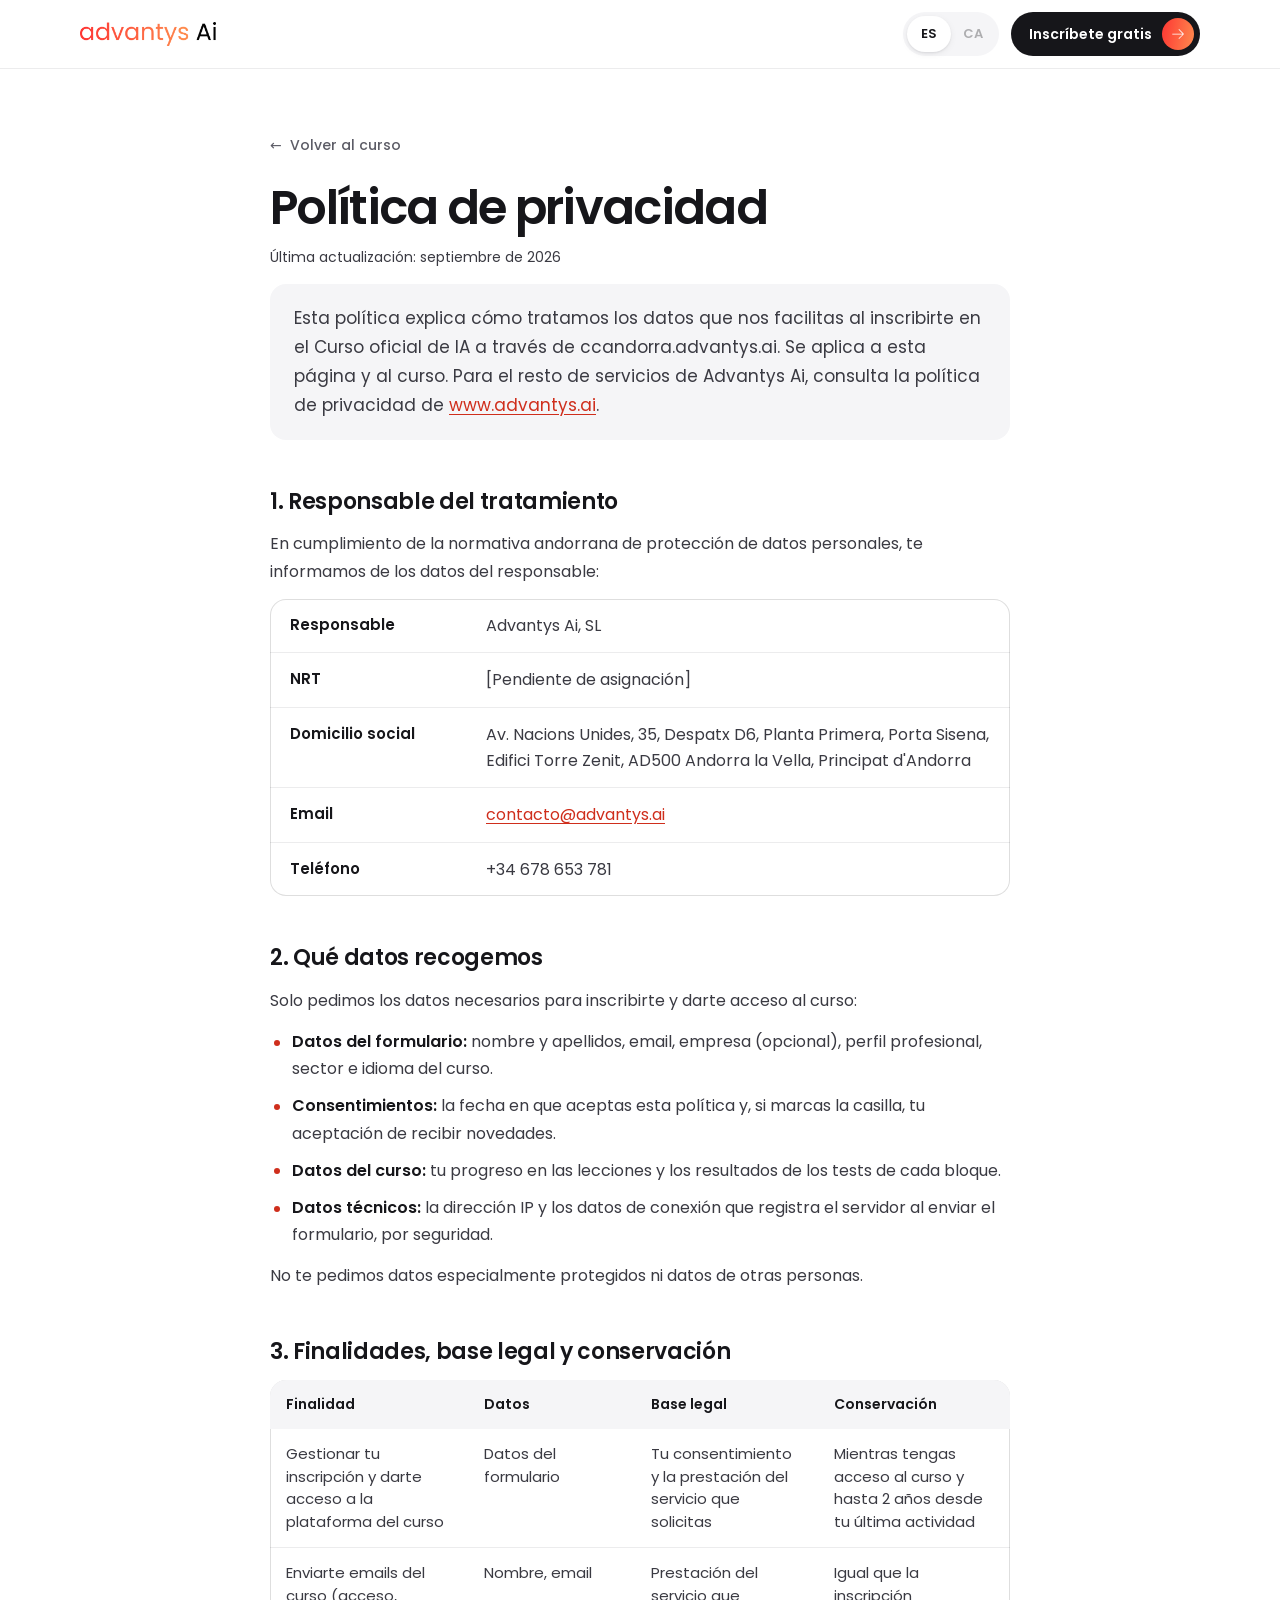
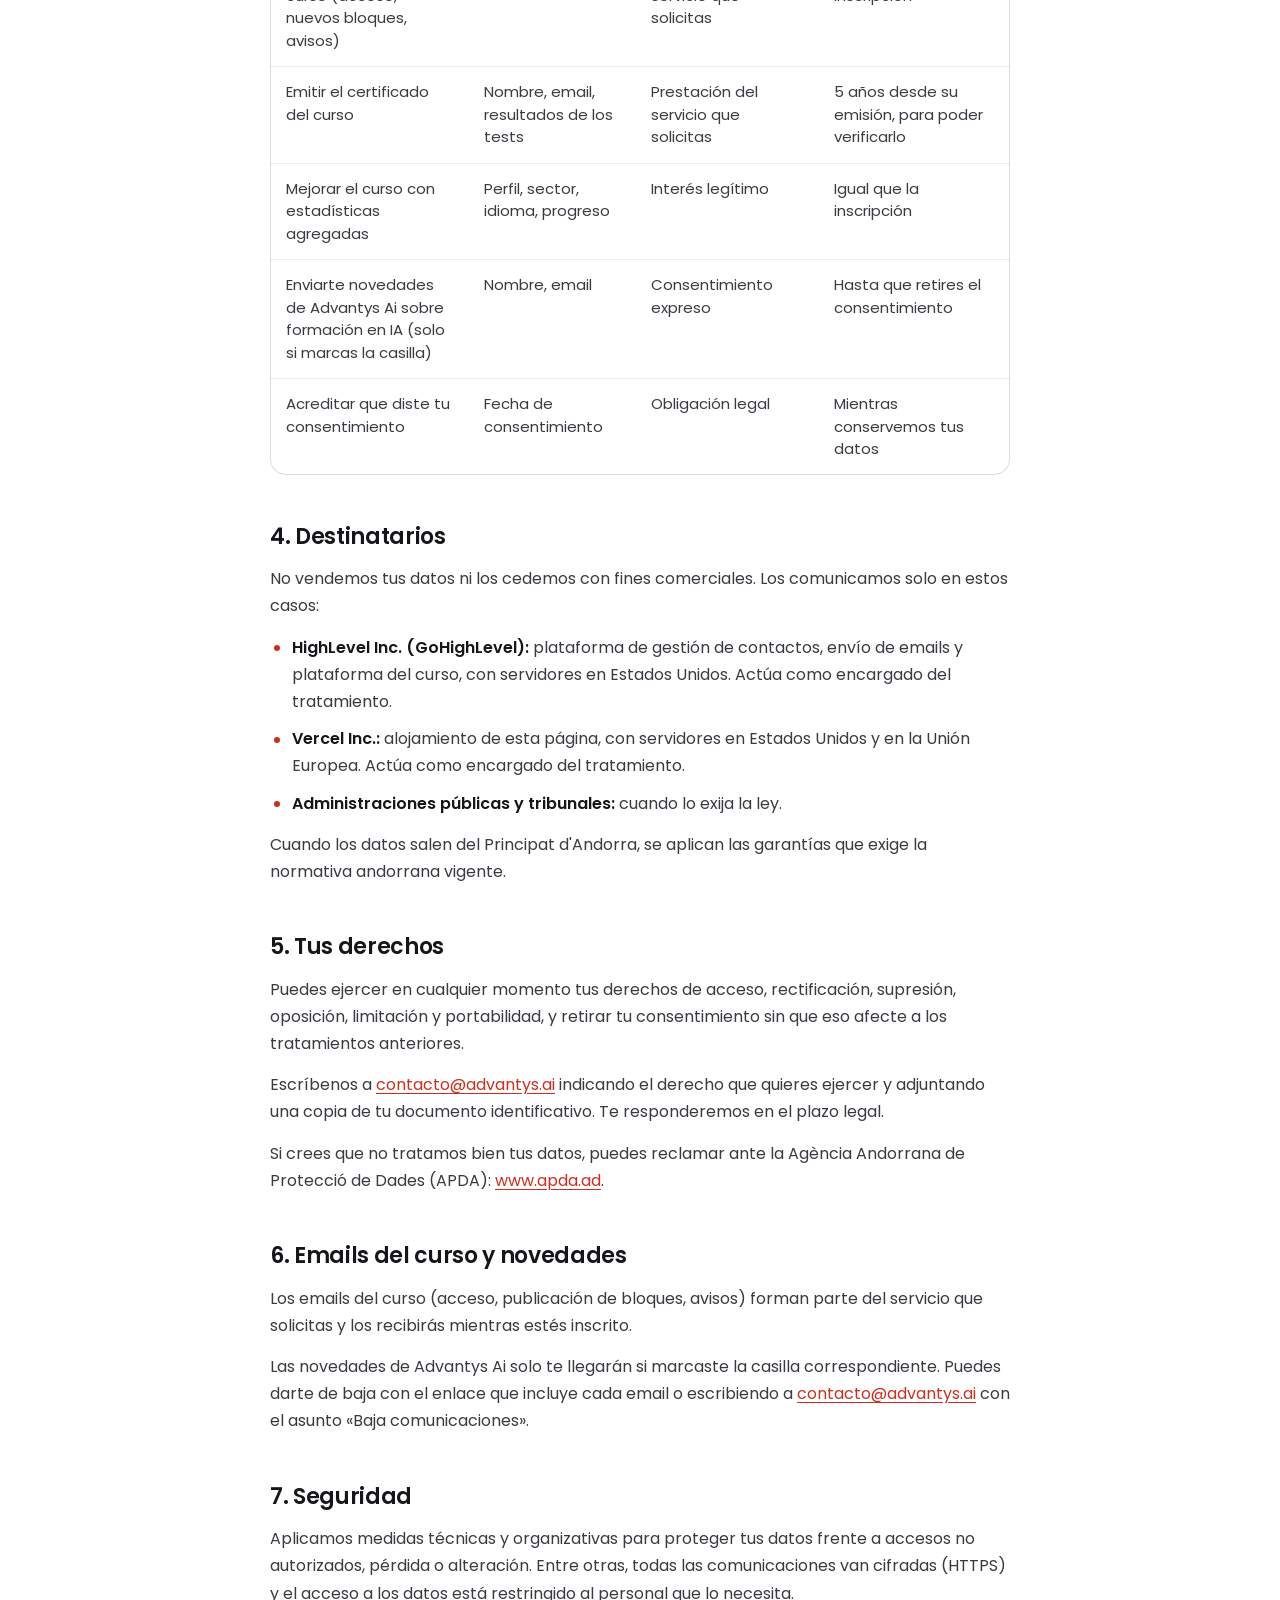
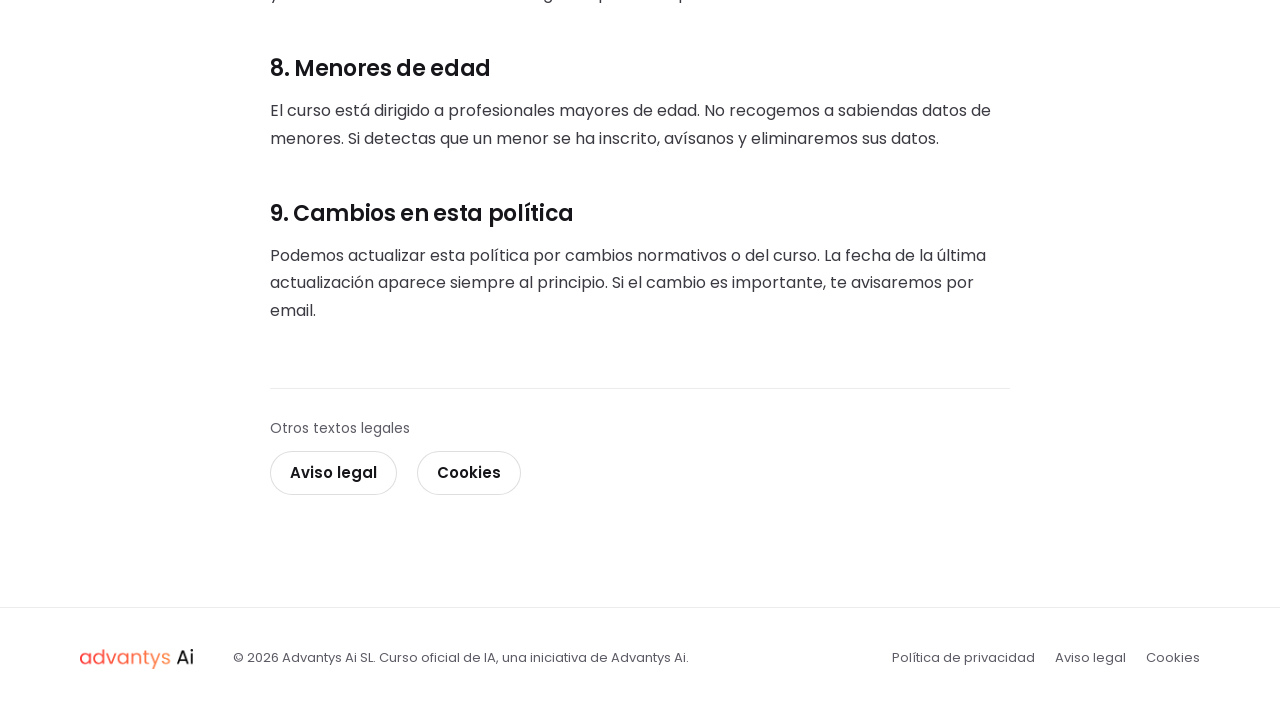
<file: privacidad.html>
<!doctype html>
<html lang="es">
<head>
  <meta charset="utf-8">
  <meta name="viewport" content="width=device-width, initial-scale=1, viewport-fit=cover">
  <title>Política de privacidad | Curso oficial de IA</title>
  <meta name="robots" content="noindex, nofollow">
  <meta name="theme-color" content="#ffffff">
  <meta name="color-scheme" content="light">
  <link rel="icon" type="image/png" sizes="32x32" href="assets/img/favicon-32.png">
  <link rel="apple-touch-icon" href="assets/img/favicon-180.png">
  <link rel="preload" href="assets/fonts/poppins-latin-400-normal.woff2" as="font" type="font/woff2" crossorigin>
  <link rel="stylesheet" href="assets/css/styles.css">
  <link rel="stylesheet" href="assets/css/legal.css">
</head>
<body data-page-titles='{"es":"Política de privacidad | Curso oficial de IA","ca":"Política de privacitat | Curs oficial d&#39;IA"}'>
  <svg xmlns="http://www.w3.org/2000/svg" aria-hidden="true" style="position:absolute;width:0;height:0;overflow:hidden"><symbol id="i-arrow-right" viewBox="0 0 256 256" fill="currentColor"><path d="M220.24,132.24l-72,72a6,6,0,0,1-8.48-8.48L201.51,134H40a6,6,0,0,1,0-12H201.51L139.76,60.24a6,6,0,0,1,8.48-8.48l72,72A6,6,0,0,1,220.24,132.24Z"/></symbol></svg>

  <header class="site-header is-scrolled">
    <div class="container header-inner">
      <a class="brand" href="./" data-aria-es="Curso oficial de IA, inicio" data-aria-ca="Curs oficial d'IA, inici" aria-label="Curso oficial de IA, inicio">
        <img src="assets/img/logo-advantys-ai-480.png" srcset="assets/img/logo-advantys-ai-480.png 1x, assets/img/logo-advantys-ai-960.png 2x" width="136" height="24" alt="Advantys Ai">
      </a>
      <div class="header-actions">
        <div class="lang-switch" role="group" aria-label="Idioma">
          <span class="lang-indicator" aria-hidden="true"></span>
          <button type="button" class="lang-btn" data-lang="es" aria-pressed="true" lang="es">ES</button>
          <button type="button" class="lang-btn" data-lang="ca" aria-pressed="false" aria-disabled="true" lang="ca" data-soon="Pròximament en català" aria-label="Català: pròximament">CA</button>
        </div>
        <a class="btn btn-primary btn-sm" href="./#inscripcion">
          <span data-es="Inscríbete gratis" data-ca="Inscriu-te gratis">Inscríbete gratis</span>
          <span class="btn-icon" aria-hidden="true"><svg><use href="#i-arrow-right"/></svg></span>
        </a>
      </div>
    </div>
  </header>

  <main class="legal">
    <div class="container legal-inner">
      <a class="legal-back" href="./"><span aria-hidden="true">&larr;</span> <span data-es="Volver al curso" data-ca="Tornar al curs">Volver al curso</span></a>

      <article class="legal-article" data-lang-block="es" lang="es">
        <h1 class="legal-title">Política de privacidad</h1>
        <p class="legal-updated">Última actualización: septiembre de 2026</p>

<p class="legal-lead">Esta política explica cómo tratamos los datos que nos facilitas al inscribirte en el Curso oficial de IA a través de ccandorra.advantys.ai. Se aplica a esta página y al curso. Para el resto de servicios de Advantys Ai, consulta la política de privacidad de <a href="https://www.advantys.ai/politica-privacidad" rel="noopener">www.advantys.ai</a>.</p>

<h2>1. Responsable del tratamiento</h2>
<p>En cumplimiento de la normativa andorrana de protección de datos personales, te informamos de los datos del responsable:</p>

<dl class="legal-data">
  <div><dt>Responsable</dt><dd>Advantys Ai, SL</dd></div>
  <div><dt>NRT</dt><dd>[Pendiente de asignación]</dd></div>
  <div><dt>Domicilio social</dt><dd>Av. Nacions Unides, 35, Despatx D6, Planta Primera, Porta Sisena, Edifici Torre Zenit, AD500 Andorra la Vella, Principat d'Andorra</dd></div>
  <div><dt>Email</dt><dd><a href="mailto:contacto@advantys.ai">contacto@advantys.ai</a></dd></div>
  <div><dt>Teléfono</dt><dd>+34 678 653 781</dd></div>
</dl>


<h2>2. Qué datos recogemos</h2>
<p>Solo pedimos los datos necesarios para inscribirte y darte acceso al curso:</p>
<ul>
  <li><strong>Datos del formulario:</strong> nombre y apellidos, email, empresa (opcional), perfil profesional, sector e idioma del curso.</li>
  <li><strong>Consentimientos:</strong> la fecha en que aceptas esta política y, si marcas la casilla, tu aceptación de recibir novedades.</li>
  <li><strong>Datos del curso:</strong> tu progreso en las lecciones y los resultados de los tests de cada bloque.</li>
  <li><strong>Datos técnicos:</strong> la dirección IP y los datos de conexión que registra el servidor al enviar el formulario, por seguridad.</li>
</ul>
<p>No te pedimos datos especialmente protegidos ni datos de otras personas.</p>

<h2>3. Finalidades, base legal y conservación</h2>
<div class="table-wrap">
<table>
  <thead><tr><th>Finalidad</th><th>Datos</th><th>Base legal</th><th>Conservación</th></tr></thead>
  <tbody>
    <tr><td>Gestionar tu inscripción y darte acceso a la plataforma del curso</td><td>Datos del formulario</td><td>Tu consentimiento y la prestación del servicio que solicitas</td><td>Mientras tengas acceso al curso y hasta 2 años desde tu última actividad</td></tr>
    <tr><td>Enviarte emails del curso (acceso, nuevos bloques, avisos)</td><td>Nombre, email</td><td>Prestación del servicio que solicitas</td><td>Igual que la inscripción</td></tr>
    <tr><td>Emitir el certificado del curso</td><td>Nombre, email, resultados de los tests</td><td>Prestación del servicio que solicitas</td><td>5 años desde su emisión, para poder verificarlo</td></tr>
    <tr><td>Mejorar el curso con estadísticas agregadas</td><td>Perfil, sector, idioma, progreso</td><td>Interés legítimo</td><td>Igual que la inscripción</td></tr>
    <tr><td>Enviarte novedades de Advantys Ai sobre formación en IA (solo si marcas la casilla)</td><td>Nombre, email</td><td>Consentimiento expreso</td><td>Hasta que retires el consentimiento</td></tr>
    <tr><td>Acreditar que diste tu consentimiento</td><td>Fecha de consentimiento</td><td>Obligación legal</td><td>Mientras conservemos tus datos</td></tr>
  </tbody>
</table>
</div>

<h2>4. Destinatarios</h2>
<p>No vendemos tus datos ni los cedemos con fines comerciales. Los comunicamos solo en estos casos:</p>
<ul>
  <li><strong>HighLevel Inc. (GoHighLevel):</strong> plataforma de gestión de contactos, envío de emails y plataforma del curso, con servidores en Estados Unidos. Actúa como encargado del tratamiento.</li>
  <li><strong>Vercel Inc.:</strong> alojamiento de esta página, con servidores en Estados Unidos y en la Unión Europea. Actúa como encargado del tratamiento.</li>
  <li><strong>Administraciones públicas y tribunales:</strong> cuando lo exija la ley.</li>
</ul>
<p>Cuando los datos salen del Principat d'Andorra, se aplican las garantías que exige la normativa andorrana vigente.</p>

<h2>5. Tus derechos</h2>
<p>Puedes ejercer en cualquier momento tus derechos de acceso, rectificación, supresión, oposición, limitación y portabilidad, y retirar tu consentimiento sin que eso afecte a los tratamientos anteriores.</p>
<p>Escríbenos a <a href="mailto:contacto@advantys.ai">contacto@advantys.ai</a> indicando el derecho que quieres ejercer y adjuntando una copia de tu documento identificativo. Te responderemos en el plazo legal.</p>
<p>Si crees que no tratamos bien tus datos, puedes reclamar ante la Agència Andorrana de Protecció de Dades (APDA): <a href="https://www.apda.ad" rel="noopener">www.apda.ad</a>.</p>

<h2>6. Emails del curso y novedades</h2>
<p>Los emails del curso (acceso, publicación de bloques, avisos) forman parte del servicio que solicitas y los recibirás mientras estés inscrito.</p>
<p>Las novedades de Advantys Ai solo te llegarán si marcaste la casilla correspondiente. Puedes darte de baja con el enlace que incluye cada email o escribiendo a <a href="mailto:contacto@advantys.ai">contacto@advantys.ai</a> con el asunto «Baja comunicaciones».</p>

<h2>7. Seguridad</h2>
<p>Aplicamos medidas técnicas y organizativas para proteger tus datos frente a accesos no autorizados, pérdida o alteración. Entre otras, todas las comunicaciones van cifradas (HTTPS) y el acceso a los datos está restringido al personal que lo necesita.</p>

<h2>8. Menores de edad</h2>
<p>El curso está dirigido a profesionales mayores de edad. No recogemos a sabiendas datos de menores. Si detectas que un menor se ha inscrito, avísanos y eliminaremos sus datos.</p>

<h2>9. Cambios en esta política</h2>
<p>Podemos actualizar esta política por cambios normativos o del curso. La fecha de la última actualización aparece siempre al principio. Si el cambio es importante, te avisaremos por email.</p>

      </article>

      <article class="legal-article" data-lang-block="ca" lang="ca" hidden>
        <h1 class="legal-title">Política de privacitat</h1>
        <p class="legal-updated">Última actualització: setembre de 2026</p>

<p class="legal-lead">Aquesta política explica com tractem les dades que ens facilites quan t'inscrius al Curs oficial d'IA a través de ccandorra.advantys.ai. S'aplica a aquesta pàgina i al curs. Per a la resta de serveis d'Advantys Ai, consulta la política de privacitat de <a href="https://www.advantys.ai/politica-privacidad" rel="noopener">www.advantys.ai</a>.</p>

<h2>1. Responsable del tractament</h2>
<p>En compliment de la normativa andorrana de protecció de dades personals, t'informem de les dades del responsable:</p>

<dl class="legal-data">
  <div><dt>Responsable</dt><dd>Advantys Ai, SL</dd></div>
  <div><dt>NRT</dt><dd>[Pendent d'assignació]</dd></div>
  <div><dt>Domicili social</dt><dd>Av. Nacions Unides, 35, Despatx D6, Planta Primera, Porta Sisena, Edifici Torre Zenit, AD500 Andorra la Vella, Principat d'Andorra</dd></div>
  <div><dt>Correu electrònic</dt><dd><a href="mailto:contacto@advantys.ai">contacto@advantys.ai</a></dd></div>
  <div><dt>Telèfon</dt><dd>+34 678 653 781</dd></div>
</dl>


<h2>2. Quines dades recollim</h2>
<p>Només demanem les dades necessàries per inscriure't i donar-te accés al curs:</p>
<ul>
  <li><strong>Dades del formulari:</strong> nom i cognoms, correu electrònic, empresa (opcional), perfil professional, sector i idioma del curs.</li>
  <li><strong>Consentiments:</strong> la data en què acceptes aquesta política i, si marques la casella, la teva acceptació de rebre novetats.</li>
  <li><strong>Dades del curs:</strong> el teu progrés a les lliçons i els resultats dels tests de cada bloc.</li>
  <li><strong>Dades tècniques:</strong> l'adreça IP i les dades de connexió que registra el servidor quan envies el formulari, per seguretat.</li>
</ul>
<p>No et demanem dades especialment protegides ni dades d'altres persones.</p>

<h2>3. Finalitats, base legal i conservació</h2>
<div class="table-wrap">
<table>
  <thead><tr><th>Finalitat</th><th>Dades</th><th>Base legal</th><th>Conservació</th></tr></thead>
  <tbody>
    <tr><td>Gestionar la teva inscripció i donar-te accés a la plataforma del curs</td><td>Dades del formulari</td><td>El teu consentiment i la prestació del servei que sol·licites</td><td>Mentre tinguis accés al curs i fins a 2 anys des de la teva darrera activitat</td></tr>
    <tr><td>Enviar-te correus del curs (accés, nous blocs, avisos)</td><td>Nom, correu electrònic</td><td>Prestació del servei que sol·licites</td><td>Igual que la inscripció</td></tr>
    <tr><td>Emetre el certificat del curs</td><td>Nom, correu electrònic, resultats dels tests</td><td>Prestació del servei que sol·licites</td><td>5 anys des de la seva emissió, per poder verificar-lo</td></tr>
    <tr><td>Millorar el curs amb estadístiques agregades</td><td>Perfil, sector, idioma, progrés</td><td>Interès legítim</td><td>Igual que la inscripció</td></tr>
    <tr><td>Enviar-te novetats d'Advantys Ai sobre formació en IA (només si marques la casella)</td><td>Nom, correu electrònic</td><td>Consentiment exprés</td><td>Fins que retiris el consentiment</td></tr>
    <tr><td>Acreditar que vas donar el teu consentiment</td><td>Data del consentiment</td><td>Obligació legal</td><td>Mentre conservem les teves dades</td></tr>
  </tbody>
</table>
</div>

<h2>4. Destinataris</h2>
<p>No venem les teves dades ni les cedim amb finalitats comercials. Només les comuniquem en aquests casos:</p>
<ul>
  <li><strong>HighLevel Inc. (GoHighLevel):</strong> plataforma de gestió de contactes, enviament de correus i plataforma del curs, amb servidors als Estats Units. Actua com a encarregat del tractament.</li>
  <li><strong>Vercel Inc.:</strong> allotjament d'aquesta pàgina, amb servidors als Estats Units i a la Unió Europea. Actua com a encarregat del tractament.</li>
  <li><strong>Administracions públiques i tribunals:</strong> quan ho exigeixi la llei.</li>
</ul>
<p>Quan les dades surten del Principat d'Andorra, s'apliquen les garanties que exigeix la normativa andorrana vigent.</p>

<h2>5. Els teus drets</h2>
<p>Pots exercir en qualsevol moment els teus drets d'accés, rectificació, supressió, oposició, limitació i portabilitat, i retirar el teu consentiment sense que això afecti els tractaments anteriors.</p>
<p>Escriu-nos a <a href="mailto:contacto@advantys.ai">contacto@advantys.ai</a> indicant el dret que vols exercir i adjuntant una còpia del teu document identificatiu. Et respondrem dins del termini legal.</p>
<p>Si creus que no tractem bé les teves dades, pots presentar una reclamació davant l'Agència Andorrana de Protecció de Dades (APDA): <a href="https://www.apda.ad" rel="noopener">www.apda.ad</a>.</p>

<h2>6. Correus del curs i novetats</h2>
<p>Els correus del curs (accés, publicació de blocs, avisos) formen part del servei que sol·licites i els rebràs mentre estiguis inscrit.</p>
<p>Les novetats d'Advantys Ai només et arribaran si vas marcar la casella corresponent. Pots donar-te de baixa amb l'enllaç que inclou cada correu o escrivint a <a href="mailto:contacto@advantys.ai">contacto@advantys.ai</a> amb l'assumpte «Baixa comunicacions».</p>

<h2>7. Seguretat</h2>
<p>Apliquem mesures tècniques i organitzatives per protegir les teves dades davant d'accessos no autoritzats, pèrdua o alteració. Entre d'altres, totes les comunicacions van xifrades (HTTPS) i l'accés a les dades està restringit al personal que el necessita.</p>

<h2>8. Menors d'edat</h2>
<p>El curs està adreçat a professionals majors d'edat. No recollim conscientment dades de menors. Si detectes que un menor s'ha inscrit, avisa'ns i n'eliminarem les dades.</p>

<h2>9. Canvis en aquesta política</h2>
<p>Podem actualitzar aquesta política per canvis normatius o del curs. La data de l'última actualització apareix sempre al principi. Si el canvi és important, t'avisarem per correu electrònic.</p>

      </article>

      <nav class="legal-more" aria-label="Legal">
        <p data-es="Otros textos legales" data-ca="Altres textos legals">Otros textos legales</p>
        <a href="aviso-legal.html" data-es="Aviso legal" data-ca="Avís legal">Aviso legal</a><a href="cookies.html" data-es="Cookies" data-ca="Galetes">Cookies</a>
      </nav>
    </div>
  </main>

  <footer class="site-footer">
    <div class="container footer-inner">
      <img src="assets/img/logo-advantys-ai-480.png" srcset="assets/img/logo-advantys-ai-480.png 1x, assets/img/logo-advantys-ai-960.png 2x" width="113" height="20" alt="Advantys Ai" loading="lazy">
      <p class="footer-rights" data-es="© 2026 Advantys Ai SL. Curso oficial de IA, una iniciativa de Advantys Ai." data-ca="© 2026 Advantys Ai SL. Curs oficial d'IA, una iniciativa d'Advantys Ai.">© 2026 Advantys Ai SL. Curso oficial de IA, una iniciativa de Advantys Ai.</p>
      <nav class="footer-links" aria-label="Legal">
        <a href="privacidad.html" data-es="Política de privacidad" data-ca="Política de privacitat">Política de privacidad</a>
        <a href="aviso-legal.html" data-es="Aviso legal" data-ca="Avís legal">Aviso legal</a>
        <a href="cookies.html" data-es="Cookies" data-ca="Galetes">Cookies</a>
      </nav>
    </div>
  </footer>

  <script src="assets/js/legal.js"></script>
</body>
</html>
</file>
<file: assets/css/styles.css>
/* ==========================================================================
   Curso oficial de IA · Landing
   Tema claro fijo. Tipografía Poppins (autoalojada). Colores de Advantys Ai.
   Radios: botones en píldora, tarjetas 24 px, campos 12 px.
   ========================================================================== */

/* ---------- Fuentes ---------- */
@font-face { font-family: "Poppins"; font-style: normal; font-weight: 400; font-display: swap; src: url("../fonts/poppins-latin-400-normal.woff2") format("woff2"); }
@font-face { font-family: "Poppins"; font-style: normal; font-weight: 500; font-display: swap; src: url("../fonts/poppins-latin-500-normal.woff2") format("woff2"); }
@font-face { font-family: "Poppins"; font-style: normal; font-weight: 600; font-display: swap; src: url("../fonts/poppins-latin-600-normal.woff2") format("woff2"); }
@font-face { font-family: "Poppins"; font-style: normal; font-weight: 700; font-display: swap; src: url("../fonts/poppins-latin-700-normal.woff2") format("woff2"); }

/* ---------- Tokens ---------- */
:root {
  /* Marca (muestreado del logotipo) */
  --brand-red: #fe3633;
  --brand-orange: #fe8a4e;
  --brand-gradient: linear-gradient(100deg, var(--brand-red) 0%, var(--brand-orange) 100%);
  /* Versión oscurecida del degradado para texto grande sobre blanco (contraste ≥ 3:1) */
  --brand-gradient-text: linear-gradient(100deg, #e0261f 0%, #ec5a2a 100%);
  /* Acento para texto pequeño sobre blanco (contraste 5:1) */
  --accent: #cf2e1c;
  --accent-soft: #fff1ee;

  /* Neutros fríos */
  --ink: #16161a;
  --ink-2: #3a3a42;
  --muted: #5c5c66;
  --line: rgba(22, 22, 26, 0.08);
  --line-strong: rgba(22, 22, 26, 0.14);
  --canvas: #ffffff;
  --tint: #f5f5f7;
  --tint-2: #efeff2;

  /* Tipo */
  --font: "Poppins", system-ui, -apple-system, "Segoe UI", sans-serif;

  /* Radios */
  --r-card: 24px;
  --r-card-inner: 18px;
  --r-field: 12px;
  --r-pill: 999px;

  /* Movimiento */
  --ease-out: cubic-bezier(0.23, 1, 0.32, 1);
  --ease-in-out: cubic-bezier(0.77, 0, 0.175, 1);

  /* Espaciado de secciones */
  --section-y: clamp(72px, 10vw, 128px);
  --gutter: clamp(20px, 4vw, 40px);

  /* Capas */
  --z-header: 10;
  --z-skip: 20;

  /* Sombras teñidas del neutro */
  --shadow-soft: 0 1px 2px rgba(22, 22, 26, 0.04), 0 12px 32px -12px rgba(22, 22, 26, 0.12);
}

/* ---------- Base ---------- */
*, *::before, *::after { box-sizing: border-box; }

html {
  -webkit-text-size-adjust: 100%;
  -webkit-tap-highlight-color: transparent;
  scroll-behavior: smooth;
  scroll-padding-top: 84px;
}

body {
  margin: 0;
  font-family: var(--font);
  font-size: 1rem;
  line-height: 1.6;
  color: var(--ink);
  background: var(--canvas);
  -webkit-font-smoothing: antialiased;
  -moz-osx-font-smoothing: grayscale;
  text-rendering: optimizeLegibility;
}

img, svg { display: block; max-width: 100%; }
h1, h2, h3, p, ul, ol, figure { margin: 0; }
ul, ol { padding: 0; list-style: none; }
[hidden] { display: none !important; }
a { color: inherit; }
button { font: inherit; color: inherit; }

button, a, [role="button"], [role="tab"], label.radio, label.check {
  touch-action: manipulation;
}
button, [role="tab"], .btn, .lang-btn {
  -webkit-user-select: none;
  user-select: none;
}

:focus-visible {
  outline: 2px solid var(--accent);
  outline-offset: 3px;
  border-radius: 6px;
}

.container {
  width: 100%;
  max-width: 1200px;
  margin-inline: auto;
  padding-inline: max(var(--gutter), env(safe-area-inset-left, 0px));
}

.skip-link {
  position: absolute;
  left: 16px;
  top: -60px;
  z-index: var(--z-skip);
  padding: 10px 16px;
  border-radius: var(--r-pill);
  background: var(--ink);
  color: #fff;
  text-decoration: none;
  font-weight: 500;
}
.skip-link:focus { top: 12px; }

.sr-only {
  position: absolute;
  width: 1px;
  height: 1px;
  padding: 0;
  margin: -1px;
  overflow: hidden;
  clip: rect(0 0 0 0);
  white-space: nowrap;
  border: 0;
}

/* ---------- Tipografía común ---------- */
.eyebrow {
  display: inline-flex;
  align-items: center;
  gap: 8px;
  padding: 6px 14px;
  border-radius: var(--r-pill);
  background: var(--accent-soft);
  color: var(--accent);
  font-size: 0.8125rem;
  font-weight: 600;
  letter-spacing: 0.02em;
  margin-bottom: 20px;
}

.section-title {
  font-size: clamp(2rem, 3.6vw, 2.875rem);
  line-height: 1.12;
  letter-spacing: -0.03em;
  font-weight: 600;
  text-wrap: balance;
}

.section-sub {
  margin-top: 16px;
  max-width: 58ch;
  font-size: 1.0625rem;
  color: var(--muted);
  text-wrap: pretty;
}

.accent { color: var(--accent); }

.gradient-text {
  background: var(--brand-gradient-text);
  -webkit-background-clip: text;
  background-clip: text;
  color: transparent;
  -webkit-box-decoration-break: clone;
  box-decoration-break: clone;
}

/* ---------- Botones ---------- */
.btn {
  --btn-h: 52px;
  display: inline-flex;
  align-items: center;
  justify-content: center;
  gap: 14px;
  min-height: var(--btn-h);
  border-radius: var(--r-pill);
  border: 0;
  font-size: 0.9375rem;
  font-weight: 600;
  line-height: 1;
  white-space: nowrap;
  text-decoration: none;
  cursor: pointer;
  transition: transform 140ms var(--ease-out), background-color 200ms ease, border-color 200ms ease;
}
.btn:active { transform: scale(0.97); }

.btn-primary {
  padding: 6px 6px 6px 24px;
  background: var(--ink);
  color: #fff;
}
.btn-icon {
  display: grid;
  place-items: center;
  width: 40px;
  height: 40px;
  border-radius: 50%;
  background: var(--brand-gradient);
  color: #fff;
  flex: none;
}
.btn-icon svg {
  width: 18px;
  height: 18px;
  transition: transform 220ms var(--ease-out);
}

.btn-ghost {
  padding: 0 24px;
  background: transparent;
  color: var(--ink);
  box-shadow: inset 0 0 0 1px var(--line-strong);
}

.btn-sm { --btn-h: 44px; font-size: 0.875rem; padding-left: 18px; gap: 10px; }
.btn-sm .btn-icon { width: 32px; height: 32px; }
.btn-sm .btn-icon svg { width: 16px; height: 16px; }

.btn-block { width: 100%; justify-content: space-between; }

@media (hover: hover) and (pointer: fine) {
  .btn-primary:hover { background: #2a2a31; }
  .btn-primary:hover .btn-icon svg { transform: translateX(2px); }
  .btn-ghost:hover { background: var(--tint); }
}

/* ---------- Cabecera ---------- */
.site-header {
  position: fixed;
  inset: 0 0 auto 0;
  z-index: var(--z-header);
  padding-top: env(safe-area-inset-top, 0px);
  background: rgba(255, 255, 255, 0.78);
  -webkit-backdrop-filter: saturate(180%) blur(16px);
  backdrop-filter: saturate(180%) blur(16px);
  box-shadow: 0 1px 0 transparent;
  transition: box-shadow 200ms ease;
}
.site-header.is-scrolled { box-shadow: 0 1px 0 var(--line); }
.header-sentinel { position: absolute; top: 0; height: 8px; width: 1px; }

.header-inner {
  display: flex;
  align-items: center;
  justify-content: space-between;
  gap: 16px;
  height: 68px;
}
.brand img { height: 24px; width: auto; }
.header-actions { display: flex; align-items: center; gap: 12px; }

/* Selector de idioma (control segmentado) */
.lang-switch {
  position: relative;
  display: grid;
  grid-template-columns: 1fr 1fr;
  padding: 4px;
  border-radius: var(--r-pill);
  background: var(--tint);
}
.lang-indicator {
  position: absolute;
  top: 4px;
  bottom: 4px;
  left: 4px;
  width: calc(50% - 4px);
  border-radius: var(--r-pill);
  background: #fff;
  box-shadow: 0 1px 2px rgba(22, 22, 26, 0.08), 0 2px 8px -2px rgba(22, 22, 26, 0.1);
  transition: transform 260ms var(--ease-in-out);
}
.lang-switch[data-active="ca"] .lang-indicator { transform: translateX(100%); }
.lang-btn {
  position: relative;
  min-width: 44px;
  height: 36px;
  padding: 0 12px;
  border: 0;
  border-radius: var(--r-pill);
  background: transparent;
  font-size: 0.8125rem;
  font-weight: 600;
  color: var(--muted);
  cursor: pointer;
  transition: color 200ms ease;
}
.lang-btn[aria-pressed="true"] { color: var(--ink); }
/* Idioma aún no disponible: atenuado y con aviso al pasar el ratón o tocarlo */
.lang-btn[aria-disabled="true"] { color: rgba(22, 22, 26, 0.32); cursor: default; }
.lang-btn[data-soon]::after {
  content: attr(data-soon);
  position: absolute;
  top: calc(100% + 10px);
  right: -4px;
  padding: 7px 12px;
  border-radius: 10px;
  background: var(--ink);
  color: #fff;
  font-size: 0.75rem;
  font-weight: 500;
  white-space: nowrap;
  box-shadow: var(--shadow-soft);
  opacity: 0;
  transform: translateY(-4px);
  pointer-events: none;
  transition: opacity 180ms ease, transform 180ms var(--ease-out);
  z-index: 5;
}
.lang-btn[data-soon].is-showing::after,
.lang-btn[data-soon]:focus-visible::after { opacity: 1; transform: none; }
@media (hover: hover) and (pointer: fine) {
  .lang-btn[data-soon]:hover::after { opacity: 1; transform: none; }
}

/* ---------- Portada ---------- */
/* Titular centrado arriba y, debajo, el vídeo grande a caballo entre el blanco y una franja oscura. */
.hero {
  --player-w: min(1120px, 100vw - 2 * var(--gutter));
  --stage-split: calc(var(--player-w) * 0.5625 * 0.5);
  padding-top: calc(68px + env(safe-area-inset-top, 0px) + clamp(32px, 4.5vw, 56px));
  position: relative;
}
.hero-head {
  position: relative;
  display: grid;
  justify-items: center;
  text-align: center;
}
.hero-title {
  margin-top: 18px;
  max-width: 17ch;
  font-size: clamp(2.5rem, 5.4vw, 4.375rem);
  line-height: 1.04;
  letter-spacing: -0.045em;
  font-weight: 600;
  text-wrap: balance;
}
.hero-sub {
  margin-top: 18px;
  max-width: 50ch;
  font-size: clamp(1.0625rem, 1.4vw, 1.1875rem);
  color: var(--muted);
  text-wrap: pretty;
}
.hero-stage {
  position: relative;
  margin-top: clamp(32px, 4vw, 48px);
  padding-bottom: var(--section-y);
  background: linear-gradient(180deg, transparent 0, transparent var(--stage-split), #141112 var(--stage-split), #141112 100%);
  isolation: isolate;
}
.hero-stage::before {
  /* Luz de marca bajo el vídeo, solo en la parte oscura */
  content: "";
  position: absolute;
  inset: var(--stage-split) 0 0 0;
  background:
    radial-gradient(46% 60% at 50% 0%, rgba(254, 138, 78, 0.26), rgba(254, 138, 78, 0) 100%),
    radial-gradient(30% 45% at 18% 100%, rgba(254, 54, 51, 0.12), rgba(254, 54, 51, 0) 100%);
  pointer-events: none;
  z-index: -1;
}
.hero-media {
  max-width: var(--player-w);
  margin-inline: auto;
  padding: 8px;
  border-radius: 30px;
  /* Marco que pasa de tinta suave sobre blanco a luz suave sobre la franja oscura */
  background: linear-gradient(180deg, rgba(22, 22, 26, 0.04) 0%, rgba(22, 22, 26, 0.04) 50%, rgba(255, 255, 255, 0.07) 50%, rgba(255, 255, 255, 0.07) 100%);
  box-shadow: inset 0 0 0 1px rgba(120, 110, 110, 0.16), 0 50px 90px -40px rgba(20, 10, 8, 0.6);
}
.hero-offer {
  display: grid;
  justify-items: center;
  gap: 22px;
  margin-top: clamp(36px, 4.5vw, 52px);
  text-align: center;
}
.hero-ctas {
  display: flex;
  flex-wrap: wrap;
  justify-content: center;
  gap: 12px;
}
.btn-on-dark { background: #fff; color: var(--ink); }
.btn-ghost-dark {
  padding: 0 24px;
  background: transparent;
  color: #fff;
  box-shadow: inset 0 0 0 1px rgba(255, 255, 255, 0.24);
}
@media (hover: hover) and (pointer: fine) {
  .btn-ghost-dark:hover { background: rgba(255, 255, 255, 0.08); }
}

/* Doble marco para imágenes */
.bezel {
  padding: 8px;
  border-radius: var(--r-card);
  background: rgba(22, 22, 26, 0.03);
  box-shadow: inset 0 0 0 1px var(--line);
}
.bezel-core {
  position: relative;
  overflow: hidden;
  border-radius: var(--r-card-inner);
  background: #fff;
  box-shadow: var(--shadow-soft);
}
.bezel-core > img { width: 100%; height: auto; }

.media-frame { aspect-ratio: 16 / 9; }
.media-frame > img { height: 100%; object-fit: cover; }

/* ---------- Precio (portada) ---------- */
.price-badge {
  display: inline-flex;
  flex-wrap: wrap;
  align-items: center;
  gap: 6px 10px;
  margin-top: 24px;
  padding: 8px 16px 8px 8px;
  border-radius: var(--r-pill);
  background: #fff;
  box-shadow: inset 0 0 0 1px var(--line-strong), var(--shadow-soft);
  font-size: 0.875rem;
  line-height: 1.3;
}
.price-old {
  color: var(--muted);
  text-decoration: line-through;
  text-decoration-color: rgba(207, 46, 28, 0.6);
  text-decoration-thickness: 2px;
  padding-left: 8px;
}
.price-free {
  padding: 4px 12px;
  border-radius: var(--r-pill);
  background: var(--brand-gradient);
  color: #fff;
  font-weight: 600;
}
.price-note { color: var(--ink-2); font-weight: 500; }

/* ---------- Vídeo de presentación (reproductor propio sobre un MP4) ---------- */
.hero-player {
  position: relative;
  aspect-ratio: 16 / 9;
  overflow: hidden;
  border-radius: 22px;
  background: #141010;
  color: #fff;
}
.player-poster,
.player-frame,
.player-video {
  position: absolute;
  inset: 0;
  width: 100%;
  height: 100%;
}
.player-poster { object-fit: cover; transition: opacity 300ms ease; }
.player-poster[hidden] { display: block; opacity: 0; pointer-events: none; }
.player-video { object-fit: cover; background: #141010; pointer-events: none; }
.hero-player:fullscreen .player-video { object-fit: contain; }

/* Indicador de carga mientras el vídeo arranca o se queda esperando datos */
.player-spinner {
  position: absolute;
  left: 50%;
  top: 50%;
  z-index: 4;
  width: 44px;
  height: 44px;
  margin: -22px 0 0 -22px;
  border-radius: 50%;
  border: 3px solid rgba(255, 255, 255, 0.25);
  border-top-color: #fff;
  opacity: 0;
  pointer-events: none;
  transition: opacity 200ms ease;
  animation: player-spin 800ms linear infinite;
}
.hero-player[data-state="loading"] .player-spinner,
.hero-player[data-state="playing"][data-buffering] .player-spinner { opacity: 1; }
@keyframes player-spin { to { transform: rotate(360deg); } }
@media (prefers-reduced-motion: reduce) { .player-spinner { animation-duration: 2400ms; } }

/* Capa transparente sobre el vídeo: no deja pausarlo ni abrir el menú del navegador */
.player-shield { position: absolute; inset: 0; z-index: 2; display: none; cursor: pointer; }
.hero-player[data-state="playing"] .player-shield { display: block; }

.player-cover {
  position: absolute;
  inset: 0;
  z-index: 3;
  display: grid;
  align-items: center;
}
.hero-player[data-state="playing"] .player-cover,
.hero-player[data-state="loading"] .player-cover { visibility: hidden; }
.hero-player[data-state="idle"] .player-cover,
.hero-player[data-state="blocked"] .player-cover {
  /* Oscurece la pared de la izquierda para que se lea la frase */
  background: linear-gradient(90deg, rgba(16, 12, 12, 0.82) 0%, rgba(16, 12, 12, 0.55) 30%, rgba(16, 12, 12, 0) 58%);
}
.hero-player[data-state="ended"] .player-cover { background: rgba(16, 12, 12, 0.66); justify-items: center; }
/* En pausa: el fotograma del momento, oscurecido, con el botón para seguir */
.hero-player[data-state="paused"] .player-cover { background: rgba(16, 12, 12, 0.5); justify-items: center; align-items: center; cursor: pointer; }
.hero-player[data-state="paused"] .player-intro { max-width: none; margin: 0; justify-items: center; }
.hero-player[data-cover][data-state="paused"] .player-hook,
.hero-player[data-state="paused"] .player-hook { display: none; }

.player-intro {
  display: grid;
  justify-items: start;
  gap: clamp(18px, 2.4vw, 28px);
  max-width: var(--intro-w, 46%);
  margin-left: 6%;
}
.player-intro[hidden] { display: none; }
.player-hook {
  font-size: clamp(1.625rem, 3vw, 2.625rem);
  line-height: 1.1;
  letter-spacing: -0.035em;
  font-weight: 600;
  color: #fff;
  text-wrap: balance;
}
/* Portada solo con la frase: la frase es la protagonista */
.hero-player[data-cover="frase"] .player-cover { justify-items: center; }
/* El fotograma de Alex queda de fondo, oscurecido para que la frase se lea bien */
.hero-player[data-cover="frase"][data-state="idle"] .player-cover,
.hero-player[data-cover="frase"][data-state="blocked"] .player-cover {
  background:
    radial-gradient(70% 55% at 50% 110%, rgba(254, 80, 50, 0.32), rgba(254, 80, 50, 0) 100%),
    linear-gradient(180deg, rgba(16, 12, 12, 0.58) 0%, rgba(16, 12, 12, 0.7) 100%);
}
.hero-player[data-cover="frase"] .player-intro { max-width: 80%; margin-left: 0; justify-items: center; text-align: center; }
.hero-player[data-cover="frase"] .player-hook { font-size: clamp(2rem, 4.6vw, 4.125rem); line-height: 1.04; letter-spacing: -0.045em; }
.player-hook-accent {
  display: block;
  /* Hueco extra abajo para que el degradado no corte la g ni otras letras con rabito */
  padding-bottom: 0.14em;
  margin-bottom: -0.14em;
  background: linear-gradient(100deg, #ff6a4d 0%, #ffb08a 100%);
  -webkit-background-clip: text;
  background-clip: text;
  color: transparent;
}

.player-start {
  display: inline-flex;
  align-items: center;
  gap: 16px;
  padding: 8px 26px 8px 8px;
  border: 0;
  border-radius: var(--r-pill);
  background: rgba(255, 255, 255, 0.95);
  color: var(--ink);
  font: inherit;
  text-align: left;
  cursor: pointer;
  box-shadow: 0 18px 40px -16px rgba(20, 10, 8, 0.55);
  transition: transform 180ms var(--ease-out);
}
.player-start:active { transform: scale(0.96); }
@media (hover: hover) and (pointer: fine) {
  .player-start:hover { transform: scale(1.04); }
  .player-start:hover .player-start-icon svg { transform: scale(1.08); }
}
.player-start[hidden] { display: none; }
.player-start-icon {
  display: grid;
  place-items: center;
  width: 64px;
  height: 64px;
  border-radius: 50%;
  background: var(--brand-gradient);
  color: #fff;
  flex: none;
}
.player-start-icon svg { width: 24px; height: 24px; margin-left: 3px; transition: transform 220ms var(--ease-out); }
.player-start-text { display: grid; line-height: 1.25; }
.player-start-label { font-size: 1rem; font-weight: 600; }
.player-start-time { font-size: 0.8125rem; color: var(--muted); }

.player-end {
  display: flex;
  flex-wrap: wrap;
  justify-content: center;
  gap: 12px;
  padding: 0 16px;
}
.player-end[hidden] { display: none; }
.player-end .btn-primary { background: #fff; color: var(--ink); }

/* Barra inferior: progreso (no se puede arrastrar) y controles mínimos */
.player-bar { position: absolute; inset: auto 0 0 0; z-index: 4; pointer-events: none; }
.player-bar[hidden] { display: none; }
.player-progress { height: 4px; background: rgba(255, 255, 255, 0.18); }
.player-progress span {
  display: block;
  width: 100%;
  height: 100%;
  background: var(--brand-gradient);
  transform-origin: left center;
  transform: scaleX(0);
}
.player-controls {
  position: absolute;
  right: 14px;
  bottom: 16px;
  display: flex;
  gap: 4px;
  padding: 4px;
  border-radius: var(--r-pill);
  background: rgba(16, 12, 12, 0.55);
  -webkit-backdrop-filter: blur(10px);
  backdrop-filter: blur(10px);
  pointer-events: auto;
  transition: opacity 250ms ease;
}
@media (hover: hover) and (pointer: fine) {
  .hero-player[data-state="playing"]:not(:hover):not(:focus-within) .player-controls { opacity: 0; }
}
.player-ctl {
  display: grid;
  place-items: center;
  width: 40px;
  height: 40px;
  border: 0;
  border-radius: 50%;
  background: transparent;
  color: #fff;
  cursor: pointer;
}
.player-ctl[hidden] { display: none; }
.player-ctl svg { width: 20px; height: 20px; fill: currentColor; }
@media (hover: hover) and (pointer: fine) {
  .player-ctl:hover { background: rgba(255, 255, 255, 0.14); }
}
.player-ctl .ico-muted { display: none; }
.player-ctl[aria-pressed="true"] .ico-muted { display: block; }
.player-ctl[aria-pressed="true"] .ico-sound { display: none; }
.hero-player:fullscreen { border-radius: 0; }

/* Precio sobre la franja oscura */
.price-badge-dark {
  margin-top: 0;
  background: rgba(255, 255, 255, 0.06);
  box-shadow: inset 0 0 0 1px rgba(255, 255, 255, 0.14);
}
.price-badge-dark .price-old { color: rgba(255, 255, 255, 0.55); }
.price-badge-dark .price-note { color: rgba(255, 255, 255, 0.78); }

/* ---------- Foto del formador ---------- */
.instructor-photo { background: #141010; aspect-ratio: 4 / 5; }
.instructor-photo > img { width: 100%; height: 100%; object-fit: cover; }

/* ---------- Ilustración de lección (Cómo funciona) ---------- */
.lesson-mock {
  display: grid;
  gap: 10px;
  height: 100%;
  min-height: 240px;
  padding: 10px;
  border-radius: 16px;
  background: var(--tint);
}
.lesson-screen {
  position: relative;
  display: flex;
  flex-direction: column;
  justify-content: flex-end;
  gap: 8px;
  min-height: 170px;
  padding: 16px;
  border-radius: 12px;
  overflow: hidden;
  color: #fff;
  background:
    radial-gradient(70% 90% at 78% 30%, rgba(254, 88, 60, 0.75), transparent 70%),
    radial-gradient(60% 70% at 10% 110%, rgba(254, 54, 51, 0.35), transparent 70%),
    #171212;
}
.lesson-chip {
  position: absolute;
  top: 14px;
  left: 14px;
  padding: 4px 10px;
  border-radius: var(--r-pill);
  background: rgba(255, 255, 255, 0.14);
  font-size: 0.6875rem;
  font-weight: 600;
  letter-spacing: 0.02em;
}
.lesson-play {
  position: absolute;
  top: 50%;
  left: 50%;
  display: grid;
  place-items: center;
  width: 52px;
  height: 52px;
  margin: -40px 0 0 -26px;
  border-radius: 50%;
  background: rgba(255, 255, 255, 0.94);
  box-shadow: 0 8px 24px -8px rgba(0, 0, 0, 0.5);
}
.lesson-play svg { width: 20px; height: 20px; margin-left: 2px; color: var(--accent); }
.lesson-title { font-size: 0.875rem; font-weight: 600; line-height: 1.3; position: relative; }
.lesson-bar { height: 4px; border-radius: 4px; background: rgba(255, 255, 255, 0.22); overflow: hidden; }
.lesson-bar span { display: block; width: 35%; height: 100%; background: var(--brand-gradient); }
.lesson-time {
  display: flex;
  justify-content: space-between;
  font-size: 0.6875rem;
  color: rgba(255, 255, 255, 0.7);
  font-variant-numeric: tabular-nums;
}
.lesson-next { display: grid; gap: 2px; }
.lesson-next li {
  display: grid;
  grid-template-columns: auto minmax(0, 1fr) auto;
  align-items: center;
  gap: 10px;
  padding: 8px 10px;
  border-radius: 10px;
  background: #fff;
  font-size: 0.8125rem;
  font-weight: 500;
}
.lesson-next li > span:nth-child(2) { overflow: hidden; text-overflow: ellipsis; white-space: nowrap; }
.lesson-dot { width: 10px; height: 10px; border-radius: 50%; box-shadow: inset 0 0 0 2px var(--line-strong); }
.lesson-dot.is-done { background: var(--brand-gradient); box-shadow: none; }
.lesson-min { color: var(--muted); font-size: 0.75rem; font-weight: 400; }
.cell .lesson-next li, .cell .lesson-title, .cell .lesson-time { margin-top: 0; }
.cell .lesson-title { color: #fff; font-size: 0.875rem; }
.cell .lesson-time { color: rgba(255, 255, 255, 0.7); font-size: 0.6875rem; }

/* ---------- Certificado y Reglamento europeo de IA ---------- */
.cert {
  position: relative;
  padding-block: var(--section-y);
  background: #141112;
  color: #fff;
  overflow: hidden;
  isolation: isolate;
}
.cert::before {
  content: "";
  position: absolute;
  inset: -20% -10% auto 35%;
  height: 120%;
  background:
    radial-gradient(45% 45% at 60% 40%, rgba(254, 88, 60, 0.42), transparent 70%),
    radial-gradient(35% 35% at 20% 80%, rgba(254, 54, 51, 0.22), transparent 70%);
  z-index: -1;
  pointer-events: none;
}
.cert-grid {
  display: grid;
  grid-template-columns: minmax(0, 1.05fr) minmax(0, 0.95fr);
  gap: clamp(40px, 6vw, 88px);
  align-items: center;
}
.eyebrow-on-dark { background: rgba(254, 138, 78, 0.14); color: #ffb08a; }
.cert .section-sub { color: rgba(255, 255, 255, 0.72); }
.cert-points { display: grid; gap: 22px; margin-top: 36px; }
.cert-points li { display: grid; grid-template-columns: 44px minmax(0, 1fr); gap: 16px; align-items: start; }
.cert-icon {
  display: grid;
  place-items: center;
  width: 44px;
  height: 44px;
  border-radius: 14px;
  background: rgba(255, 255, 255, 0.08);
  box-shadow: inset 0 0 0 1px rgba(255, 255, 255, 0.1);
}
.cert-icon svg { width: 22px; height: 22px; color: var(--brand-orange); }
.cert-points h3 { font-size: 1.0625rem; font-weight: 600; line-height: 1.35; }
.cert-points p { margin-top: 6px; color: rgba(255, 255, 255, 0.7); font-size: 0.9375rem; max-width: 56ch; }
.cert-note {
  margin-top: 32px;
  padding-top: 20px;
  border-top: 1px solid rgba(255, 255, 255, 0.12);
  color: rgba(255, 255, 255, 0.55);
  font-size: 0.8125rem;
  max-width: 64ch;
}

.cert-visual { display: grid; place-items: center; }
.cert-card {
  position: relative;
  width: min(100%, 440px);
  margin: 0;
  padding: clamp(28px, 4vw, 40px);
  border-radius: var(--r-card);
  background: #fffdfb;
  color: var(--ink);
  box-shadow: 0 40px 80px -30px rgba(0, 0, 0, 0.7), 0 0 0 1px rgba(255, 255, 255, 0.06);
  transform: rotate(-2deg);
  overflow: hidden;
}
.cert-card::after {
  content: "";
  position: absolute;
  inset: 12px;
  border-radius: 16px;
  border: 1px solid rgba(207, 46, 28, 0.16);
  pointer-events: none;
}
.cert-card-top { display: flex; align-items: center; justify-content: space-between; }
.cert-card-top img { height: 24px; width: auto; }
.cert-seal {
  display: grid;
  place-items: center;
  width: 52px;
  height: 52px;
  border-radius: 50%;
  background: var(--brand-gradient);
  box-shadow: 0 8px 20px -8px rgba(254, 54, 51, 0.7);
}
.cert-seal svg { width: 28px; height: 28px; color: #fff; }
.cert-card-kicker {
  margin-top: 28px;
  font-size: 0.75rem;
  font-weight: 600;
  letter-spacing: 0.08em;
  text-transform: uppercase;
  color: var(--accent);
}
.cert-card-course { margin-top: 4px; font-size: 1.5rem; font-weight: 700; letter-spacing: -0.02em; line-height: 1.2; }
.cert-card-label { margin-top: 22px; font-size: 0.8125rem; color: var(--muted); }
.cert-card-name {
  margin-top: 2px;
  padding-bottom: 8px;
  border-bottom: 1px dashed var(--line-strong);
  font-size: 1.25rem;
  font-weight: 600;
  color: var(--ink-2);
}
.cert-card-text { margin-top: 12px; font-size: 0.875rem; color: var(--muted); line-height: 1.5; }
.cert-card-data {
  display: grid;
  grid-template-columns: auto minmax(0, 1fr);
  gap: 16px;
  margin: 22px 0 0;
}
.cert-card-data div { display: grid; gap: 2px; }
.cert-card-data dt { font-size: 0.6875rem; color: var(--muted); text-transform: uppercase; letter-spacing: 0.06em; }
.cert-card-data dd { margin: 0; font-size: 0.875rem; font-weight: 600; }
.cert-card-bar { position: absolute; left: 0; right: 0; bottom: 0; height: 8px; background: var(--brand-gradient); }

/* ---------- Organizadores ---------- */
.partners {
  border-block: 1px solid var(--line);
  padding-block: 28px;
}
.partners-inner {
  display: flex;
  align-items: center;
  justify-content: center;
  flex-wrap: wrap;
  gap: 16px 32px;
}
.partners-label {
  font-size: 0.875rem;
  color: var(--muted);
}
.partners-logos {
  display: flex;
  align-items: center;
  gap: 28px;
  flex-wrap: wrap;
  justify-content: center;
}
.partners-advantys { height: 36px; width: auto; }

/* ---------- Mensaje central ---------- */
.manifesto { padding-block: var(--section-y); }
.manifesto-inner {
  display: flex;
  flex-direction: column;
  align-items: center;
  text-align: center;
}
.manifesto-title {
  max-width: 26ch;
  font-size: clamp(2rem, 4.4vw, 3.5rem);
  line-height: 1.1;
  letter-spacing: -0.04em;
  font-weight: 600;
  text-wrap: balance;
}
.manifesto-title span { display: block; }
.manifesto-body {
  margin-top: 28px;
  max-width: 56ch;
  font-size: 1.125rem;
  color: var(--muted);
  text-wrap: pretty;
}

.compare {
  margin-top: 56px;
  padding: 28px clamp(20px, 4vw, 40px) 24px;
  border-radius: var(--r-card);
  background: var(--tint);
  width: min(100%, 640px);
}
.compare-caption { font-size: 0.9375rem; font-weight: 500; color: var(--ink-2); }
.compare-row {
  display: grid;
  grid-template-columns: 1fr auto 1fr;
  align-items: center;
  gap: 16px;
  margin-top: 20px;
}
.compare-item {
  display: flex;
  flex-direction: column;
  gap: 4px;
  padding: 18px 12px;
  border-radius: 16px;
  background: #fff;
}
.compare-label { font-size: 0.8125rem; color: var(--muted); font-weight: 500; }
.compare-value {
  font-size: clamp(1.75rem, 4vw, 2.25rem);
  font-weight: 600;
  letter-spacing: -0.03em;
  line-height: 1.1;
  font-variant-numeric: tabular-nums;
}
.compare-item.is-after .compare-value { color: var(--accent); }
.compare-arrow { color: var(--muted); }
.compare-arrow svg { width: 22px; height: 22px; }
.compare-note { margin-top: 14px; font-size: 0.8125rem; color: var(--muted); }

/* Demostración prompt -> correo */
.demo {
  display: grid;
  gap: 10px;
  margin-top: 20px;
  text-align: left;
}
.demo-msg {
  display: grid;
  grid-template-columns: 32px minmax(0, 1fr);
  gap: 12px;
  align-items: start;
  padding: 14px 16px;
  border-radius: 16px;
  background: #fff;
  font-size: 0.9375rem;
  line-height: 1.55;
}
.demo-msg-user { background: var(--tint-2); }
.demo-who {
  display: grid;
  place-items: center;
  width: 32px;
  height: 32px;
  border-radius: 50%;
  background: #fff;
  font-size: 0.75rem;
  font-weight: 600;
  color: var(--ink-2);
  box-shadow: inset 0 0 0 1px var(--line);
}
.demo-who-ai { background: var(--brand-gradient); color: #fff; box-shadow: none; }

/* El texto fantasma reserva el alto final: no hay saltos de maquetación */
.demo-prompt { display: grid; padding-top: 5px; color: var(--ink); }
.demo-ghost, .demo-typed { grid-area: 1 / 1; }
.demo-ghost { visibility: hidden; }
.demo-caret {
  display: none;
  width: 2px;
  height: 1.1em;
  margin-left: 1px;
  vertical-align: -0.15em;
  background: var(--accent);
}
.demo.is-typing .demo-caret { display: inline-block; animation: caret 900ms steps(1) infinite; }
@keyframes caret { 50% { opacity: 0; } }

.demo-answer { display: grid; gap: 6px; padding-top: 5px; color: var(--ink-2); }
.demo-answer strong { color: var(--ink); font-weight: 600; }
.demo-line {
  opacity: 0;
  transform: translateY(8px);
  transition: opacity 400ms var(--ease-out), transform 400ms var(--ease-out);
  transition-delay: calc(var(--r, 0) * 80ms);
}
.demo.is-answered .demo-line { opacity: 1; transform: none; }
.demo-thinking {
  display: flex;
  gap: 4px;
  align-items: center;
  height: 22px;
  grid-area: 1 / 1;
  opacity: 0;
  transition: opacity 160ms ease;
}
.demo-thinking span {
  width: 6px;
  height: 6px;
  border-radius: 50%;
  background: var(--muted);
  animation: think 900ms var(--ease-in-out) infinite;
}
.demo-thinking span:nth-child(2) { animation-delay: 150ms; }
.demo-thinking span:nth-child(3) { animation-delay: 300ms; }
@keyframes think { 0%, 100% { opacity: 0.3; transform: translateY(0); } 50% { opacity: 1; transform: translateY(-3px); } }
.demo.is-thinking .demo-thinking { opacity: 1; }
.demo-answer > .demo-line:first-of-type { grid-area: 1 / 1; }

/* ---------- Temario ---------- */
.program { padding-block: var(--section-y); background: var(--tint); }
.section-head { max-width: 720px; }

.program-grid {
  display: grid;
  grid-template-columns: minmax(0, 0.9fr) minmax(0, 1.4fr);
  gap: 24px;
  margin-top: 48px;
  align-items: start;
}
.program-tabs {
  display: flex;
  flex-direction: column;
  gap: 8px;
}
.program-tab {
  display: grid;
  grid-template-columns: auto 1fr;
  align-items: center;
  gap: 4px 16px;
  width: 100%;
  padding: 18px 20px;
  border: 0;
  border-radius: 20px;
  background: transparent;
  text-align: left;
  cursor: pointer;
  transition: background-color 200ms ease, box-shadow 200ms ease;
}
.program-tab-num {
  grid-row: span 2;
  display: grid;
  place-items: center;
  width: 44px;
  height: 44px;
  border-radius: 14px;
  background: var(--tint-2);
  font-size: 1rem;
  font-weight: 600;
  color: var(--muted);
  transition: background-color 200ms ease, color 200ms ease;
}
.program-tab-title { font-size: 1rem; font-weight: 600; line-height: 1.3; }
.program-tab-meta { font-size: 0.8125rem; color: var(--muted); }
.program-tab[aria-selected="true"] {
  background: #fff;
  box-shadow: var(--shadow-soft);
}
.program-tab[aria-selected="true"] .program-tab-num {
  background: var(--brand-gradient);
  color: #fff;
}
.program-tab:active { transform: scale(0.99); }
@media (hover: hover) and (pointer: fine) {
  .program-tab[aria-selected="false"]:hover { background: rgba(255, 255, 255, 0.6); }
}

.program-panel {
  padding: clamp(24px, 3.5vw, 40px);
  border-radius: var(--r-card);
  background: #fff;
  box-shadow: var(--shadow-soft);
  min-height: 100%;
}
.program-panel:focus-visible { outline-offset: 4px; }
.panel-anim { transition: opacity 220ms var(--ease-out), transform 220ms var(--ease-out); }
.panel-anim.is-leaving { opacity: 0; transform: translateY(6px); }
.panel-anim.is-staggered .panel-list li {
  animation: row-in 220ms var(--ease-out) both;
  animation-delay: calc(var(--r, 0) * 40ms + 60ms);
}
@keyframes row-in {
  from { opacity: 0; transform: translateY(6px); }
  to { opacity: 1; transform: none; }
}

.panel-kicker { font-size: 0.8125rem; font-weight: 600; color: var(--accent); }
.panel-title {
  margin-top: 6px;
  font-size: clamp(1.375rem, 2.2vw, 1.75rem);
  line-height: 1.2;
  letter-spacing: -0.02em;
  font-weight: 600;
}
.panel-goal { margin-top: 10px; color: var(--muted); max-width: 52ch; text-wrap: pretty; }
.panel-list {
  margin-top: 28px;
  counter-reset: v;
}
.panel-list li {
  display: grid;
  grid-template-columns: 52px 1fr auto;
  align-items: center;
  gap: 12px;
  padding: 14px 0;
  border-top: 1px solid var(--line);
}
.panel-list li:last-child { padding-bottom: 0; }
.panel-list .v-num {
  font-size: 0.875rem;
  font-weight: 600;
  color: var(--muted);
  font-variant-numeric: tabular-nums;
}
.panel-list .v-title { font-weight: 500; line-height: 1.4; }
.panel-list .v-time {
  display: inline-flex;
  align-items: center;
  gap: 6px;
  font-size: 0.8125rem;
  color: var(--muted);
  white-space: nowrap;
}
.panel-list .v-time svg { width: 16px; height: 16px; }

/* ---------- Cómo funciona (bento de 5 celdas) ---------- */
.how { padding-block: var(--section-y); }
.bento {
  display: grid;
  grid-template-columns: repeat(6, minmax(0, 1fr));
  gap: 16px;
  margin-top: 48px;
}
.cell {
  position: relative;
  display: flex;
  flex-direction: column;
  padding: clamp(24px, 3vw, 32px);
  border-radius: var(--r-card);
  background: var(--tint);
  overflow: hidden;
}
.cell h3 {
  font-size: 1.25rem;
  line-height: 1.25;
  letter-spacing: -0.015em;
  font-weight: 600;
}
.cell p { margin-top: 10px; color: var(--muted); font-size: 0.9375rem; }
.cell-icon { width: 36px; height: 36px; margin-bottom: 20px; color: var(--accent); flex: none; }

.cell-video {
  grid-column: span 4;
  display: grid;
  grid-template-columns: minmax(0, 1.25fr) minmax(0, 1fr);
  gap: 28px;
  align-items: center;
  padding: 12px 28px 12px 12px;
  background: #fff;
  box-shadow: inset 0 0 0 1px var(--line);
}
.cell-video .cell-body { padding-block: 16px; }

.cell-challenge {
  grid-column: span 2;
  justify-content: flex-end;
  background: var(--ink);
  color: #fff;
}
.cell-challenge::before {
  content: "";
  position: absolute;
  inset: -40% -40% auto auto;
  width: 90%;
  aspect-ratio: 1;
  background: radial-gradient(closest-side, rgba(254, 88, 60, 0.55), transparent);
  pointer-events: none;
}
.cell-challenge .cell-icon { color: var(--brand-orange); position: relative; }
.cell-challenge h3, .cell-challenge p { position: relative; }
.cell-challenge p { color: rgba(255, 255, 255, 0.72); }

.cell-material { grid-column: span 2; }
.cell-cert {
  grid-column: span 2;
  background: linear-gradient(160deg, #fff4ef 0%, #fdeceb 100%);
}
.cell-lang { grid-column: span 2; }
.lang-mark {
  display: flex;
  gap: 8px;
  margin-bottom: 20px;
}
.lang-mark span {
  display: grid;
  place-items: center;
  height: 36px;
  padding: 0 12px;
  border-radius: 10px;
  background: #fff;
  font-weight: 600;
  font-size: 0.9375rem;
  box-shadow: inset 0 0 0 1px var(--line);
}
.lang-mark span:first-child { background: var(--ink); color: #fff; box-shadow: none; }
.lang-mark span.is-soon { background: transparent; color: var(--muted); box-shadow: inset 0 0 0 1px var(--line-strong); }

/* ---------- Para quién es ---------- */
.audience { padding-block: var(--section-y); background: var(--tint); }
.audience-grid {
  display: grid;
  grid-template-columns: minmax(0, 1fr) minmax(0, 1.2fr);
  gap: clamp(40px, 6vw, 96px);
  align-items: start;
}
.audience-intro { position: sticky; top: 120px; }
.audience-list { display: grid; gap: 12px; }
.audience-list li {
  display: grid;
  grid-template-columns: auto 1fr;
  gap: 20px;
  padding: 28px;
  border-radius: var(--r-card);
  background: #fff;
}
.audience-icon {
  display: grid;
  place-items: center;
  width: 52px;
  height: 52px;
  border-radius: 16px;
  background: var(--accent-soft);
  color: var(--accent);
}
.audience-icon svg { width: 26px; height: 26px; }
.audience-list h3 { font-size: 1.125rem; font-weight: 600; line-height: 1.3; }
.audience-list p { margin-top: 6px; color: var(--muted); }

/* ---------- Herramientas ---------- */
.tools { padding-block: var(--section-y); }
.tools-inner {
  display: flex;
  flex-direction: column;
  align-items: center;
  text-align: center;
}
.tools-inner .section-sub { margin-inline: auto; }
.tools-row {
  display: flex;
  flex-wrap: wrap;
  justify-content: center;
  gap: 12px;
  margin-top: 40px;
}
.tool {
  display: inline-flex;
  align-items: center;
  gap: 12px;
  height: 64px;
  padding: 0 28px 0 22px;
  border-radius: var(--r-pill);
  background: #fff;
  box-shadow: inset 0 0 0 1px var(--line-strong);
  font-size: 1.0625rem;
  font-weight: 600;
}
.tool img { width: 26px; height: 26px; }

/* ---------- Quién lo imparte ---------- */
.instructor { padding-block: 0 var(--section-y); }
.instructor-grid {
  display: grid;
  grid-template-columns: minmax(0, 0.85fr) minmax(0, 1fr);
  gap: clamp(40px, 7vw, 104px);
  align-items: center;
}
.instructor-media { max-width: 460px; width: 100%; }
.instructor-name {
  margin-top: 32px;
  font-size: 1.375rem;
  font-weight: 600;
  letter-spacing: -0.02em;
}
.instructor-role { font-size: 0.9375rem; color: var(--accent); font-weight: 500; }
.instructor-body { margin-top: 20px; font-size: 1.0625rem; color: var(--ink-2); max-width: 52ch; }
.instructor-company {
  margin-top: 36px;
  padding-top: 28px;
  border-top: 1px solid var(--line);
  max-width: 52ch;
}
.instructor-company img { height: 20px; width: auto; }
.instructor-company p { margin-top: 12px; color: var(--muted); font-size: 0.9375rem; }

/* ---------- Preguntas frecuentes ---------- */
.faq { padding-block: var(--section-y); background: var(--tint); }
.faq-inner { max-width: 880px; }
.faq-list { margin-top: 40px; }
.faq-item { border-bottom: 1px solid var(--line-strong); }
.faq-item:first-child { border-top: 1px solid var(--line-strong); }
.faq-q {
  display: flex;
  align-items: center;
  justify-content: space-between;
  gap: 24px;
  width: 100%;
  padding: 24px 0;
  border: 0;
  background: transparent;
  text-align: left;
  font-size: 1.0625rem;
  font-weight: 600;
  line-height: 1.4;
  cursor: pointer;
}
.faq-icon {
  display: grid;
  place-items: center;
  flex: none;
  width: 36px;
  height: 36px;
  border-radius: 50%;
  background: #fff;
  box-shadow: inset 0 0 0 1px var(--line);
  transition: transform 260ms var(--ease-out), background-color 200ms ease, color 200ms ease;
}
.faq-icon svg { width: 18px; height: 18px; }
.faq-q[aria-expanded="true"] .faq-icon { transform: rotate(45deg); background: var(--ink); color: #fff; box-shadow: none; }
.faq-a {
  display: grid;
  grid-template-rows: 0fr;
  transition: grid-template-rows 300ms var(--ease-out);
}
.faq-a > div { overflow: hidden; }
.faq-a p {
  padding: 0 56px 24px 0;
  color: var(--muted);
  max-width: 68ch;
  opacity: 0;
  transform: translateY(-4px);
  transition: opacity 240ms var(--ease-out), transform 240ms var(--ease-out);
}
.faq-q[aria-expanded="true"] + .faq-a { grid-template-rows: 1fr; }
.faq-q[aria-expanded="true"] + .faq-a p { opacity: 1; transform: none; }
@media (hover: hover) and (pointer: fine) {
  .faq-q:hover .faq-icon { background: var(--tint-2); }
  .faq-q[aria-expanded="true"]:hover .faq-icon { background: #2a2a31; }
}

/* ---------- Inscripción ---------- */
.signup { padding-block: var(--section-y); }
.signup-grid {
  display: grid;
  grid-template-columns: minmax(0, 0.9fr) minmax(0, 1.1fr);
  gap: clamp(40px, 6vw, 88px);
  align-items: start;
}
.signup-copy { position: sticky; top: 120px; }
.perks { display: grid; gap: 14px; margin-top: 32px; }
.perks li { display: flex; align-items: center; gap: 12px; font-weight: 500; }
.perks svg {
  width: 26px;
  height: 26px;
  padding: 5px;
  border-radius: 50%;
  background: var(--accent-soft);
  color: var(--accent);
  flex: none;
}

.form-core { padding: clamp(24px, 3.5vw, 40px); }
.form { display: grid; gap: 20px; }
.field { display: grid; gap: 8px; min-width: 0; border: 0; padding: 0; margin: 0; }
.field-row { display: grid; grid-template-columns: 1fr 1fr; gap: 20px; }
.field > label:not(.check), .field > legend {
  font-size: 0.875rem;
  font-weight: 600;
  color: var(--ink);
  padding: 0;
}
.optional { font-weight: 400; color: var(--muted); }
.field > legend { margin-bottom: 8px; }

.field input[type="text"],
.field input[type="email"],
.field select {
  width: 100%;
  height: 52px;
  padding: 0 16px;
  border-radius: var(--r-field);
  border: 1px solid var(--line-strong);
  background: #fff;
  font: inherit;
  font-size: 16px; /* evita el zoom de iOS al enfocar */
  color: var(--ink);
  transition: border-color 160ms ease, box-shadow 160ms ease;
  -webkit-appearance: none;
  appearance: none;
}
.field input:focus,
.field select:focus {
  outline: none;
  border-color: var(--ink);
  box-shadow: 0 0 0 4px rgba(22, 22, 26, 0.08);
}
.field [aria-invalid="true"] { border-color: var(--accent); }
.field [aria-invalid="true"]:focus { border-color: var(--accent); box-shadow: 0 0 0 4px rgba(207, 46, 28, 0.12); }

.select-wrap { position: relative; }
.select-wrap select { padding-right: 44px; cursor: pointer; }
.select-wrap select:invalid { color: var(--muted); }
.select-wrap svg {
  position: absolute;
  right: 16px;
  top: 50%;
  width: 18px;
  height: 18px;
  margin-top: -9px;
  pointer-events: none;
  color: var(--muted);
}

.radio-row { display: flex; gap: 10px; flex-wrap: wrap; }
.radio {
  position: relative;
  display: inline-flex;
  align-items: center;
  gap: 10px;
  height: 48px;
  padding: 0 18px 0 14px;
  border-radius: var(--r-pill);
  box-shadow: inset 0 0 0 1px var(--line-strong);
  font-size: 0.9375rem;
  font-weight: 500;
  cursor: pointer;
  transition: box-shadow 160ms ease, background-color 160ms ease;
}
.radio:has(input:disabled) { cursor: not-allowed; color: var(--muted); box-shadow: inset 0 0 0 1px var(--line); }
.radio input {
  width: 18px;
  height: 18px;
  margin: 0;
  accent-color: var(--ink);
}
.radio:has(input:checked) { box-shadow: inset 0 0 0 1.5px var(--ink); background: var(--tint); }

.check {
  display: grid;
  grid-template-columns: 20px 1fr;
  gap: 12px;
  align-items: start;
  font-size: 0.875rem;
  line-height: 1.5;
  color: var(--ink-2);
  cursor: pointer;
}
.check + .check, .field-error + .check { margin-top: 6px; }
.check input {
  width: 20px;
  height: 20px;
  margin: 0;
  accent-color: var(--ink);
}
.check a { color: var(--ink); text-underline-offset: 3px; }

.field-error {
  font-size: 0.8125rem;
  font-weight: 500;
  color: var(--accent);
  min-height: 0;
}
.field-error:empty { display: none; }

.form-error {
  padding: 12px 16px;
  border-radius: var(--r-field);
  background: var(--accent-soft);
  color: var(--accent);
  font-size: 0.875rem;
  font-weight: 500;
}

.hp { position: absolute; left: -9999px; width: 1px; height: 1px; overflow: hidden; }

.btn .icon-spin { display: none; }
.btn.is-loading { pointer-events: none; }
.btn.is-loading .icon-arrow { display: none; }
.btn.is-loading .icon-spin { display: block; animation: spin 800ms linear infinite; }
@keyframes spin { to { transform: rotate(360deg); } }

.form-success {
  display: flex;
  flex-direction: column;
  align-items: flex-start;
  gap: 12px;
  padding-block: 24px;
}
.form-success:focus { outline: none; }
.form-success h3 { font-size: 1.5rem; font-weight: 600; letter-spacing: -0.02em; }
.form-success p { color: var(--muted); }
.success-icon {
  display: grid;
  place-items: center;
  width: 56px;
  height: 56px;
  border-radius: 50%;
  background: var(--brand-gradient);
  color: #fff;
}
.success-icon svg { width: 30px; height: 30px; }
.form-success:not([hidden]) > * { animation: success-in 450ms var(--ease-out) both; }
.form-success:not([hidden]) > h3 { animation-delay: 80ms; }
.form-success:not([hidden]) > p { animation-delay: 160ms; }
.form-success:not([hidden]) > .success-icon {
  animation: success-pop 450ms cubic-bezier(0.34, 1.56, 0.64, 1) both;
}
@keyframes success-in {
  from { opacity: 0; transform: translateY(10px); }
  to { opacity: 1; transform: none; }
}
@keyframes success-pop {
  from { opacity: 0; transform: scale(0.6); }
  to { opacity: 1; transform: none; }
}

/* ---------- Pie ---------- */
.site-footer {
  padding-block: 40px calc(40px + env(safe-area-inset-bottom, 0px));
  border-top: 1px solid var(--line);
}
.footer-inner {
  display: grid;
  grid-template-columns: auto 1fr auto;
  gap: 16px 40px;
  align-items: center;
}
.footer-inner img { height: 20px; width: auto; }
.footer-rights { font-size: 0.8125rem; color: var(--muted); max-width: 60ch; }
.footer-links { display: flex; gap: 20px; flex-wrap: wrap; }
.footer-links a {
  font-size: 0.8125rem;
  color: var(--muted);
  text-decoration: none;
}
@media (hover: hover) and (pointer: fine) {
  .footer-links a:hover { color: var(--ink); }
}

/* ==========================================================================
   Movimiento
   Solo transform y opacity. Todo depende de .js y de la preferencia del usuario.
   ========================================================================== */

/* Cambio de idioma: fundido breve del contenido */
main { transition: opacity 180ms var(--ease-out); }
main.is-switching { opacity: 0.4; transition-duration: 120ms; }

/* Entrada de la portada al cargar */
.js .load-in {
  animation: load-in 800ms var(--ease-out) both;
  animation-delay: calc(var(--i, 0) * 90ms + 80ms);
}
@keyframes load-in {
  from { opacity: 0; transform: translateY(16px); }
  to { opacity: 1; transform: none; }
}

/* Aparición al hacer scroll */
.js [data-reveal] {
  opacity: 0;
  transform: translateY(20px);
  transition: opacity 700ms var(--ease-out), transform 700ms var(--ease-out);
  transition-delay: calc(var(--i, 0) * 70ms);
}
.js [data-reveal].is-visible { opacity: 1; transform: none; }

@media (prefers-reduced-motion: reduce) {
  html { scroll-behavior: auto; }
  .js .load-in { animation: fade 300ms ease both; }
  .js [data-reveal] { transform: none; transition: opacity 300ms ease; transition-delay: 0ms; }
  .panel-anim.is-leaving { transform: none; }
  .faq-a, .faq-a p, .faq-icon, .lang-indicator { transition-duration: 0ms; }
  .form-success:not([hidden]) > *,
  .form-success:not([hidden]) > .success-icon { animation: fade 200ms ease both; animation-delay: 0ms; }
  .panel-anim.is-staggered .panel-list li { animation: none; }
  .demo-line { transform: none; transition: opacity 200ms ease; transition-delay: 0ms; }
  .demo-thinking span { animation: none; }
  main, main.is-switching { transition-duration: 0ms; }
  .btn.is-loading .icon-spin { animation-duration: 1600ms; }
  @keyframes fade { from { opacity: 0; } to { opacity: 1; } }
}

/* ==========================================================================
   Responsive
   ========================================================================== */
@media (max-width: 1023px) {
  .bento { grid-template-columns: repeat(2, minmax(0, 1fr)); }
  .cell-video { grid-column: span 2; }
  .cell-challenge, .cell-material, .cell-cert, .cell-lang { grid-column: span 1; }
  .cell-lang { grid-column: span 2; }
}

@media (max-width: 860px) {
  .program-grid,
  .audience-grid,
  .instructor-grid,
  .cert-grid,
  .signup-grid { grid-template-columns: minmax(0, 1fr); }
  .cert-card { transform: rotate(-1.5deg); }

  .audience-intro, .signup-copy { position: static; }
  .instructor-media { max-width: 400px; }

  /* Pestañas del temario en fila deslizable */
  .program-tabs {
    flex-direction: row;
    overflow-x: auto;
    scroll-snap-type: x mandatory;
    scrollbar-width: none;
    margin-inline: calc(var(--gutter) * -1);
    padding-inline: var(--gutter);
    padding-bottom: 4px;
    overscroll-behavior-x: contain;
  }
  .program-tabs::-webkit-scrollbar { display: none; }
  .program-tab {
    flex: 0 0 auto;
    width: min(78vw, 300px);
    scroll-snap-align: start;
    scroll-margin-inline: var(--gutter);
  }
  .program-grid { gap: 16px; margin-top: 36px; }
}

@media (max-width: 640px) {
  :root { --gutter: 20px; }
  .header-inner { height: 60px; }
  .brand img { height: 20px; }
  .header-actions { gap: 8px; }
  .btn-sm { padding-left: 14px; font-size: 0.8125rem; }
  .btn-sm .btn-icon { display: none; }
  .btn-sm { padding-right: 14px; }
  .lang-btn { min-width: 40px; padding: 0 10px; }
  .hero { padding-top: calc(60px + env(safe-area-inset-top, 0px) + 40px); }
  .hero-sub { font-size: 1.0625rem; }
  .hero-ctas .btn { flex: 1 1 auto; }
  .price-badge { border-radius: 20px; padding: 10px 14px; }
  .price-old { padding-left: 0; }
  .player-hook { display: none; }
  .hero-player[data-state="idle"] .player-cover,
  .hero-player[data-state="blocked"] .player-cover { align-items: end; }
  .player-intro { max-width: none; margin: 0 0 12px; justify-self: center; }
  .hero-player[data-cover="frase"][data-state="idle"] .player-cover,
  .hero-player[data-cover="frase"][data-state="blocked"] .player-cover { align-items: center; }
  .hero-player[data-cover="frase"] .player-intro { max-width: 92%; margin: 0; gap: 14px; }
  .hero-player[data-cover="frase"] .player-hook { display: block; font-size: 1.375rem; }
  .hero-player[data-state="idle"] .player-cover,
  .hero-player[data-state="blocked"] .player-cover { background: linear-gradient(180deg, rgba(16, 12, 12, 0) 45%, rgba(16, 12, 12, 0.6) 100%); }
  .hero-media { padding: 5px; border-radius: 22px; }
  .hero-player { border-radius: 17px; }
  .player-start { gap: 12px; padding: 6px 18px 6px 6px; }
  .player-start-icon { width: 48px; height: 48px; }
  .player-start-icon svg { width: 18px; height: 18px; }
  .player-start-label { font-size: 0.9375rem; }
  .player-controls { right: 8px; bottom: 10px; }
  .player-ctl { width: 36px; height: 36px; }
  .player-end .btn { --btn-h: 46px; }
  .player-end .btn-ghost-dark { display: none; }
  .cert-points li { grid-template-columns: 40px minmax(0, 1fr); gap: 14px; }
  .cert-icon { width: 40px; height: 40px; }
  .cert-card { transform: none; }

  .partners-advantys { height: 30px; }

  .compare-row { grid-template-columns: 1fr; gap: 8px; }
  .compare-arrow { justify-self: center; transform: rotate(90deg); }

  .bento { grid-template-columns: minmax(0, 1fr); }
  .cell-video, .cell-challenge, .cell-material, .cell-cert, .cell-lang { grid-column: span 1; }
  .cell-video { grid-template-columns: minmax(0, 1fr); padding: 10px 10px 24px; gap: 8px; }
  .cell-video .cell-body { padding: 12px 14px 0; }
  .lesson-mock { min-height: 0; }
  .lesson-screen { min-height: 200px; }
  .cell-challenge { min-height: 240px; }

  .audience-list li { padding: 22px; gap: 16px; }
  .audience-icon { width: 44px; height: 44px; border-radius: 14px; }

  .tool { height: 56px; padding: 0 22px 0 18px; font-size: 1rem; }

  .panel-list li { grid-template-columns: 40px 1fr; }
  .panel-list .v-time { grid-column: 2; }

  .faq-a p { padding-right: 0; }

  .field-row { grid-template-columns: minmax(0, 1fr); }

  .footer-inner { grid-template-columns: minmax(0, 1fr); }
}


/* ---------- Entidad colaboradora (landing de cada asociación) ---------- */
.brand-group { display: flex; align-items: center; gap: 12px; min-width: 0; }
.brand-colab { display: flex; align-items: center; gap: 12px; min-width: 0; }
.brand-colab img { width: auto; max-width: 160px; object-fit: contain; }
.brand-x { color: var(--muted); font-size: 1rem; line-height: 1; }
.colab-sep { font-size: 0.875rem; color: var(--muted); }
.colab-logo { width: auto; max-width: 260px; object-fit: contain; display: block; }
.colab-link { display: inline-flex; }
.colab-datos {
  font-size: 0.8125rem;
  line-height: 1.5;
  color: var(--muted);
  margin: 4px 0 14px;
}
@media (max-width: 640px) {
  .brand-colab img { max-width: 96px; }
  .brand-group, .brand-colab { gap: 8px; }
  .colab-logo { max-width: 200px; }
}
@media (max-width: 400px) {
  .brand-colab { display: none; }
}
</file>
<file: assets/css/legal.css>
/* Páginas legales: privacidad, aviso legal y cookies */
.legal {
  padding-top: calc(68px + env(safe-area-inset-top, 0px) + clamp(32px, 6vw, 64px));
  padding-bottom: clamp(64px, 9vw, 112px);
}
.legal-inner { max-width: 820px; }

.legal-back {
  display: inline-flex;
  align-items: center;
  gap: 8px;
  font-size: 0.875rem;
  font-weight: 500;
  color: var(--muted);
  text-decoration: none;
}
@media (hover: hover) and (pointer: fine) {
  .legal-back:hover { color: var(--ink); }
}

.legal-title {
  margin-top: 24px;
  font-size: clamp(2rem, 4.4vw, 3rem);
  line-height: 1.1;
  letter-spacing: -0.035em;
  font-weight: 600;
}
.legal-updated { margin-top: 12px; font-size: 0.875rem; color: var(--muted); }

.legal-lead {
  margin-top: 32px;
  padding: 20px 24px;
  border-radius: 16px;
  background: var(--tint);
  font-size: 1.0625rem;
  color: var(--ink-2);
}

.legal-article h2 {
  margin-top: 48px;
  font-size: 1.375rem;
  line-height: 1.3;
  letter-spacing: -0.015em;
  font-weight: 600;
}
.legal-article p,
.legal-article li { color: var(--ink-2); line-height: 1.7; }
.legal-article h2 + p,
.legal-article h2 + ul,
.legal-article h2 + .table-wrap { margin-top: 14px; }
.legal-article p + p,
.legal-article p + ul,
.legal-article ul + p,
.legal-article .table-wrap + p,
.legal-article dl + p,
.legal-article p + .table-wrap,
.legal-article p + dl { margin-top: 14px; }
.legal-article ul { display: grid; gap: 10px; padding-left: 0; }
.legal-article ul li { position: relative; padding-left: 22px; }
.legal-article ul li::before {
  content: "";
  position: absolute;
  left: 4px;
  top: 0.72em;
  width: 6px;
  height: 6px;
  border-radius: 50%;
  background: var(--accent);
}
.legal-article a { color: var(--accent); text-underline-offset: 3px; overflow-wrap: anywhere; }
.legal-article strong { color: var(--ink); font-weight: 600; }
.legal-article code {
  padding: 2px 6px;
  border-radius: 6px;
  background: var(--tint);
  font-size: 0.875em;
  white-space: nowrap;
}

.legal-data {
  display: grid;
  margin: 0;
  border-radius: 16px;
  box-shadow: inset 0 0 0 1px var(--line-strong);
  overflow: hidden;
}
.legal-data > div {
  display: grid;
  grid-template-columns: 180px 1fr;
  gap: 16px;
  padding: 14px 20px;
}
.legal-data > div + div { border-top: 1px solid var(--line); }
.legal-data dt { font-weight: 600; font-size: 0.9375rem; color: var(--ink); }
.legal-data dd { margin: 0; color: var(--ink-2); }

.table-wrap {
  overflow-x: auto;
  border-radius: 16px;
  box-shadow: inset 0 0 0 1px var(--line-strong);
  overscroll-behavior-x: contain;
}
.legal-article table {
  width: 100%;
  min-width: 640px;
  border-collapse: collapse;
  font-size: 0.9375rem;
}
.legal-article th,
.legal-article td {
  padding: 14px 16px;
  text-align: left;
  vertical-align: top;
  line-height: 1.5;
}
.legal-article th {
  background: var(--tint);
  font-weight: 600;
  color: var(--ink);
  font-size: 0.875rem;
}
.legal-article td { color: var(--ink-2); }
.legal-article tbody tr + tr td { border-top: 1px solid var(--line); }

.legal-more {
  display: flex;
  flex-wrap: wrap;
  align-items: center;
  gap: 12px 20px;
  margin-top: 64px;
  padding-top: 28px;
  border-top: 1px solid var(--line);
}
.legal-more p { width: 100%; font-size: 0.875rem; color: var(--muted); }
.legal-more a {
  display: inline-flex;
  align-items: center;
  height: 44px;
  padding: 0 20px;
  border-radius: var(--r-pill);
  box-shadow: inset 0 0 0 1px var(--line-strong);
  font-size: 0.9375rem;
  font-weight: 600;
  color: var(--ink);
  text-decoration: none;
  transition: background-color 200ms ease, transform 140ms var(--ease-out);
}
.legal-more a:active { transform: scale(0.97); }
@media (hover: hover) and (pointer: fine) {
  .legal-more a:hover { background: var(--tint); }
}

@media (max-width: 640px) {
  .legal { padding-top: calc(60px + env(safe-area-inset-top, 0px) + 28px); }
  .legal-data > div { grid-template-columns: 1fr; gap: 2px; }
  .legal-lead { padding: 16px 18px; }
}
</file>
